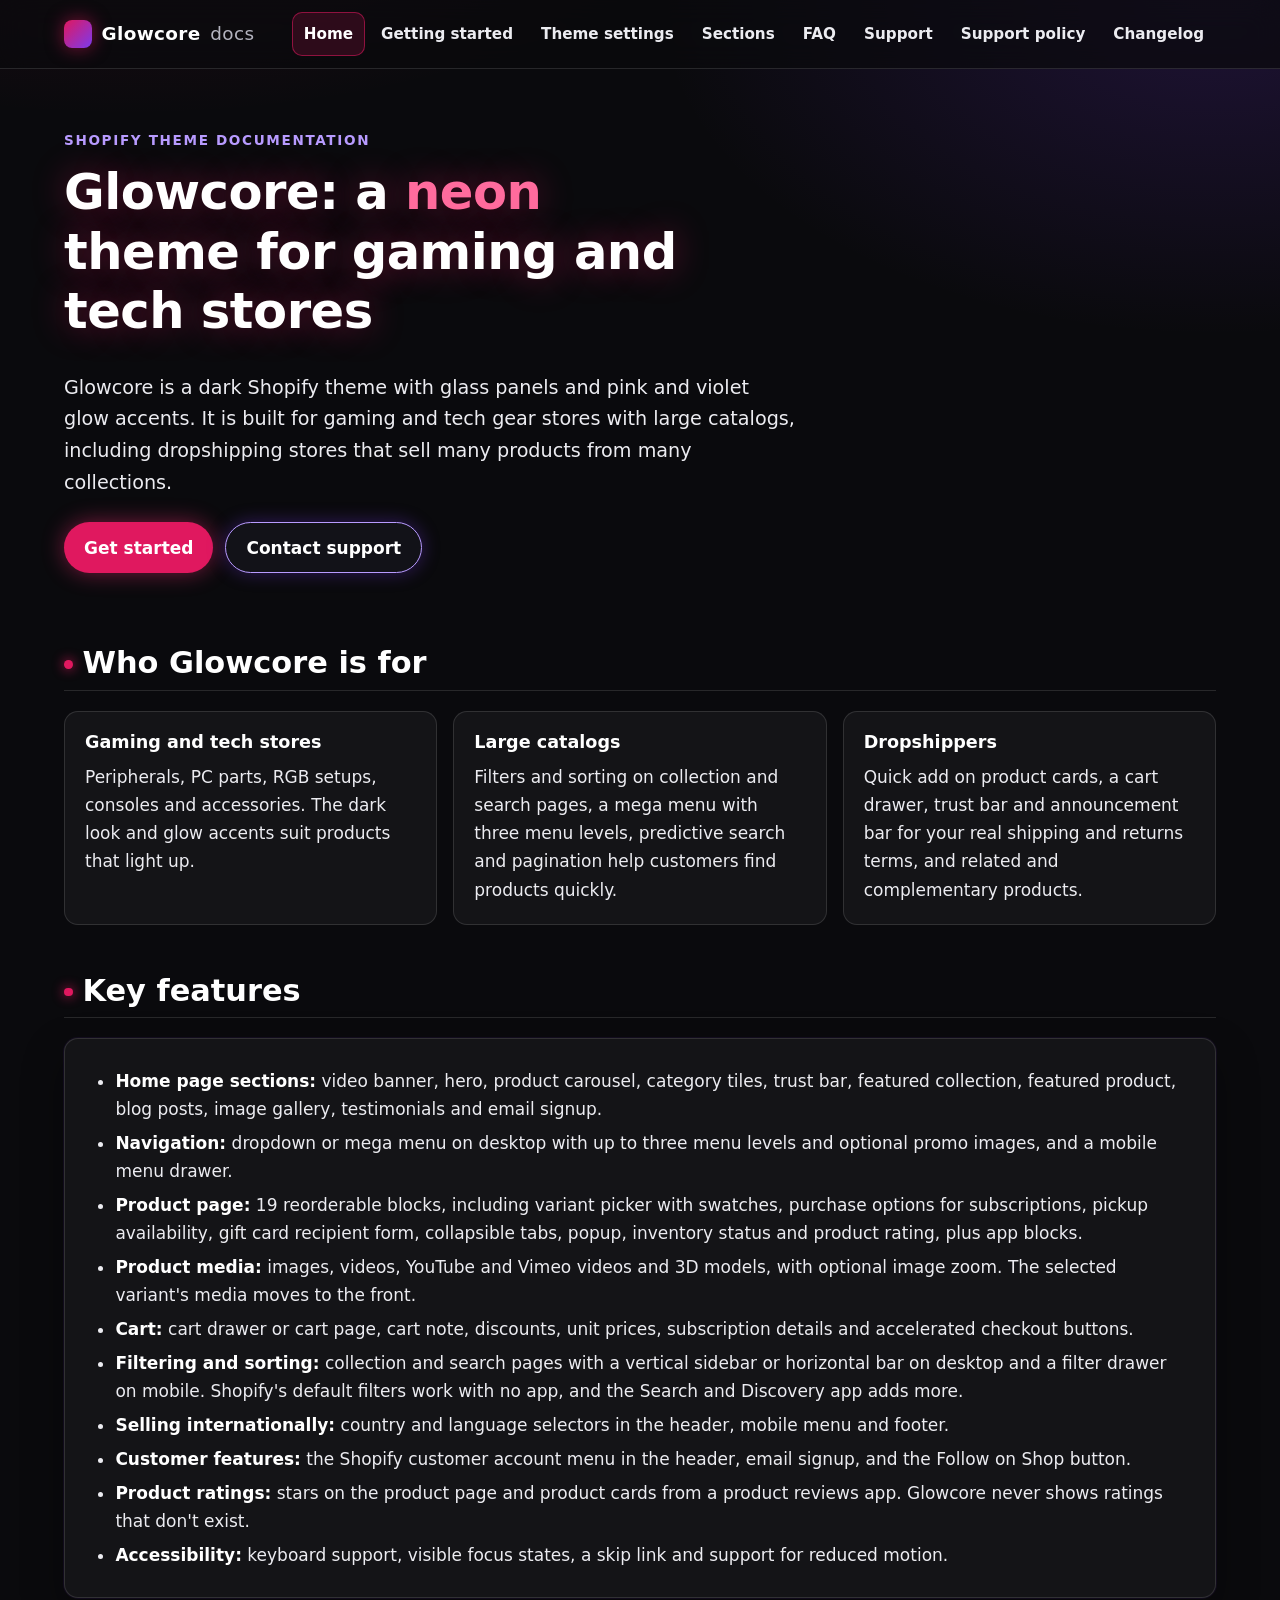
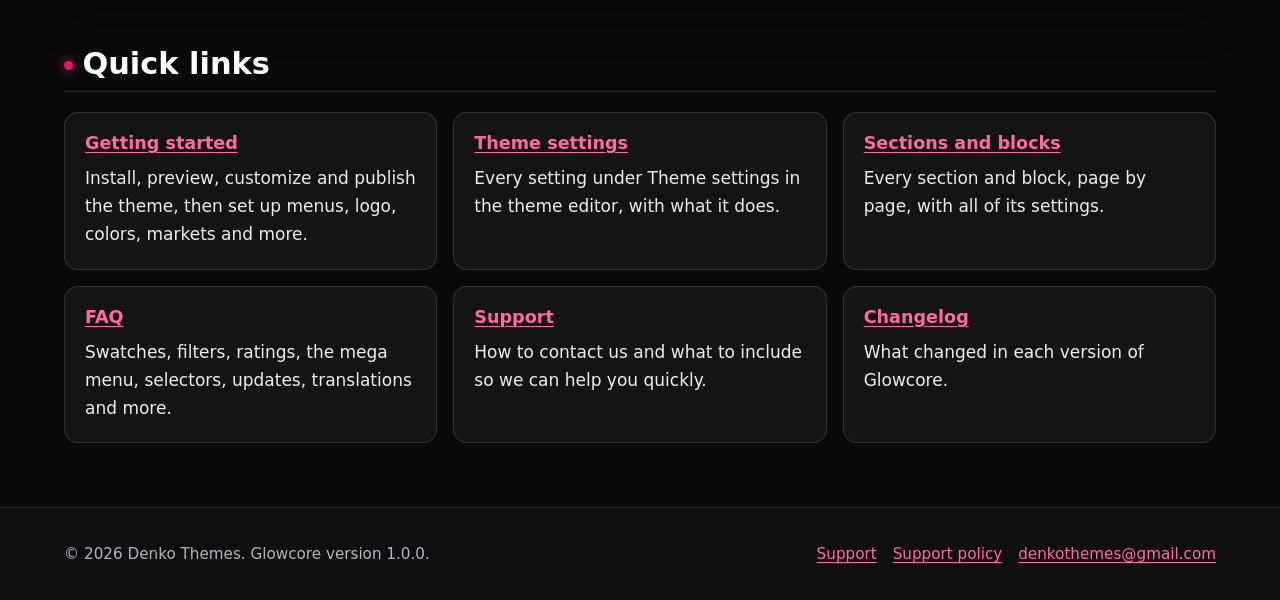
<file: index.html>
<!doctype html>
<html lang="en">
  <head>
    <meta charset="utf-8">
    <meta name="viewport" content="width=device-width, initial-scale=1">
    <title>Glowcore theme documentation</title>
    <meta name="description" content="Documentation for Glowcore, a Shopify theme for neon gaming and tech stores with large catalogs, by Denko Themes.">
    <meta name="theme-color" content="#0a0a0d">
    <link rel="icon" href="assets/favicon.svg" type="image/svg+xml">
    <link rel="stylesheet" href="assets/style.css">
    <script src="assets/site.js"></script>
  </head>
  <body>
    <a class="skip-link" href="#main">Skip to content</a>
    <header class="site-header">
      <div class="container site-header__inner">
        <a class="brand" href="index.html"><span class="brand__mark" aria-hidden="true"></span>Glowcore <span class="brand__docs">docs</span></a>
        <button class="nav-toggle" type="button" aria-expanded="false" aria-controls="site-nav">Menu</button>
        <nav class="site-nav" id="site-nav" aria-label="Main">
          <ul>
          <li><a href="index.html" aria-current="page">Home</a></li>
          <li><a href="getting-started.html">Getting started</a></li>
          <li><a href="theme-settings.html">Theme settings</a></li>
          <li><a href="sections.html">Sections</a></li>
          <li><a href="faq.html">FAQ</a></li>
          <li><a href="support.html">Support</a></li>
          <li><a href="support-policy.html">Support policy</a></li>
          <li><a href="changelog.html">Changelog</a></li>
          </ul>
        </nav>
      </div>
    </header>
    <main id="main" tabindex="-1">
      <div class="container">
      <section class="hero" aria-labelledby="page-title">
        <span class="eyebrow">Shopify theme documentation</span>
        <h1 id="page-title">Glowcore: a <span>neon</span> theme for gaming and tech stores</h1>
        <p class="lead">Glowcore is a dark Shopify theme with glass panels and pink and violet glow accents. It is built for gaming and tech gear stores with large catalogs, including dropshipping stores that sell many products from many collections.</p>
        <div class="actions">
          <a class="button" href="getting-started.html">Get started</a>
          <a class="button button--secondary" href="support.html">Contact support</a>
        </div>
      </section>

      <section class="doc-section" aria-labelledby="who">
        <h2 id="who">Who Glowcore is for</h2>
        <ul class="grid grid--3">
          <li class="card">
            <h3>Gaming and tech stores</h3>
            <p>Peripherals, PC parts, RGB setups, consoles and accessories. The dark look and glow accents suit products that light up.</p>
          </li>
          <li class="card">
            <h3>Large catalogs</h3>
            <p>Filters and sorting on collection and search pages, a mega menu with three menu levels, predictive search and pagination help customers find products quickly.</p>
          </li>
          <li class="card">
            <h3>Dropshippers</h3>
            <p>Quick add on product cards, a cart drawer, trust bar and announcement bar for your real shipping and returns terms, and related and complementary products.</p>
          </li>
        </ul>
      </section>

      <section class="doc-section" aria-labelledby="features">
        <h2 id="features">Key features</h2>
        <div class="panel">
          <ul>
            <li><strong>Home page sections:</strong> video banner, hero, product carousel, category tiles, trust bar, featured collection, featured product, blog posts, image gallery, testimonials and email signup.</li>
            <li><strong>Navigation:</strong> dropdown or mega menu on desktop with up to three menu levels and optional promo images, and a mobile menu drawer.</li>
            <li><strong>Product page:</strong> 19 reorderable blocks, including variant picker with swatches, purchase options for subscriptions, pickup availability, gift card recipient form, collapsible tabs, popup, inventory status and product rating, plus app blocks.</li>
            <li><strong>Product media:</strong> images, videos, YouTube and Vimeo videos and 3D models, with optional image zoom. The selected variant's media moves to the front.</li>
            <li><strong>Cart:</strong> cart drawer or cart page, cart note, discounts, unit prices, subscription details and accelerated checkout buttons.</li>
            <li><strong>Filtering and sorting:</strong> collection and search pages with a vertical sidebar or horizontal bar on desktop and a filter drawer on mobile. Shopify's default filters work with no app, and the Search and Discovery app adds more.</li>
            <li><strong>Selling internationally:</strong> country and language selectors in the header, mobile menu and footer.</li>
            <li><strong>Customer features:</strong> the Shopify customer account menu in the header, email signup, and the Follow on Shop button.</li>
            <li><strong>Product ratings:</strong> stars on the product page and product cards from a product reviews app. Glowcore never shows ratings that don't exist.</li>
            <li><strong>Accessibility:</strong> keyboard support, visible focus states, a skip link and support for reduced motion.</li>
          </ul>
        </div>
      </section>

      <section class="doc-section" aria-labelledby="quick-links">
        <h2 id="quick-links">Quick links</h2>
        <ul class="grid grid--3">
          <li class="card card--link">
            <h3><a href="getting-started.html">Getting started</a></h3>
            <p>Install, preview, customize and publish the theme, then set up menus, logo, colors, markets and more.</p>
          </li>
          <li class="card card--link">
            <h3><a href="theme-settings.html">Theme settings</a></h3>
            <p>Every setting under Theme settings in the theme editor, with what it does.</p>
          </li>
          <li class="card card--link">
            <h3><a href="sections.html">Sections and blocks</a></h3>
            <p>Every section and block, page by page, with all of its settings.</p>
          </li>
          <li class="card card--link">
            <h3><a href="faq.html">FAQ</a></h3>
            <p>Swatches, filters, ratings, the mega menu, selectors, updates, translations and more.</p>
          </li>
          <li class="card card--link">
            <h3><a href="support.html">Support</a></h3>
            <p>How to contact us and what to include so we can help you quickly.</p>
          </li>
          <li class="card card--link">
            <h3><a href="changelog.html">Changelog</a></h3>
            <p>What changed in each version of Glowcore.</p>
          </li>
        </ul>
      </section>
      </div>
    </main>
    <footer class="site-footer">
      <div class="container site-footer__inner">
        <p>&copy; 2026 Denko Themes. Glowcore version 1.0.0.</p>
        <nav aria-label="Footer">
          <ul>
            <li><a href="support.html">Support</a></li>
            <li><a href="support-policy.html">Support policy</a></li>
            <li><a href="mailto:denkothemes@gmail.com">denkothemes@gmail.com</a></li>
          </ul>
        </nav>
      </div>
    </footer>
  </body>
</html>
</file>
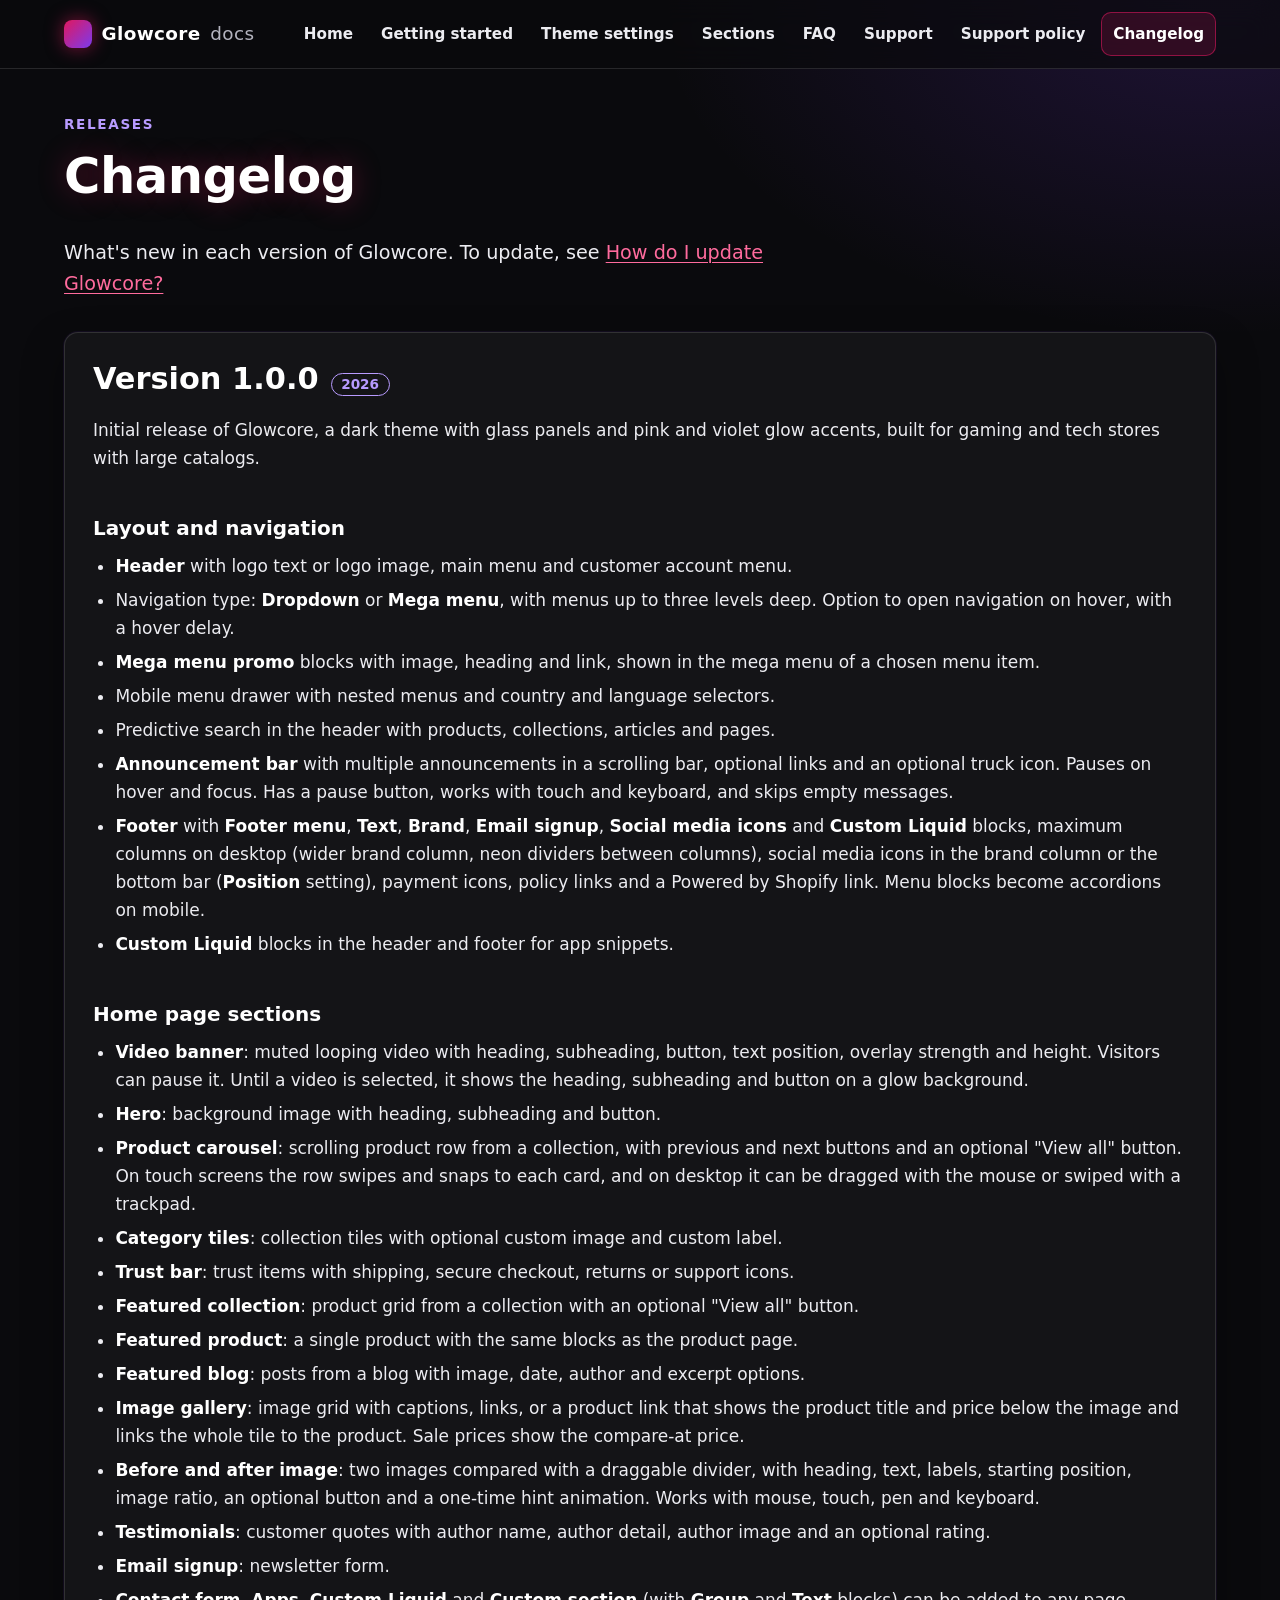
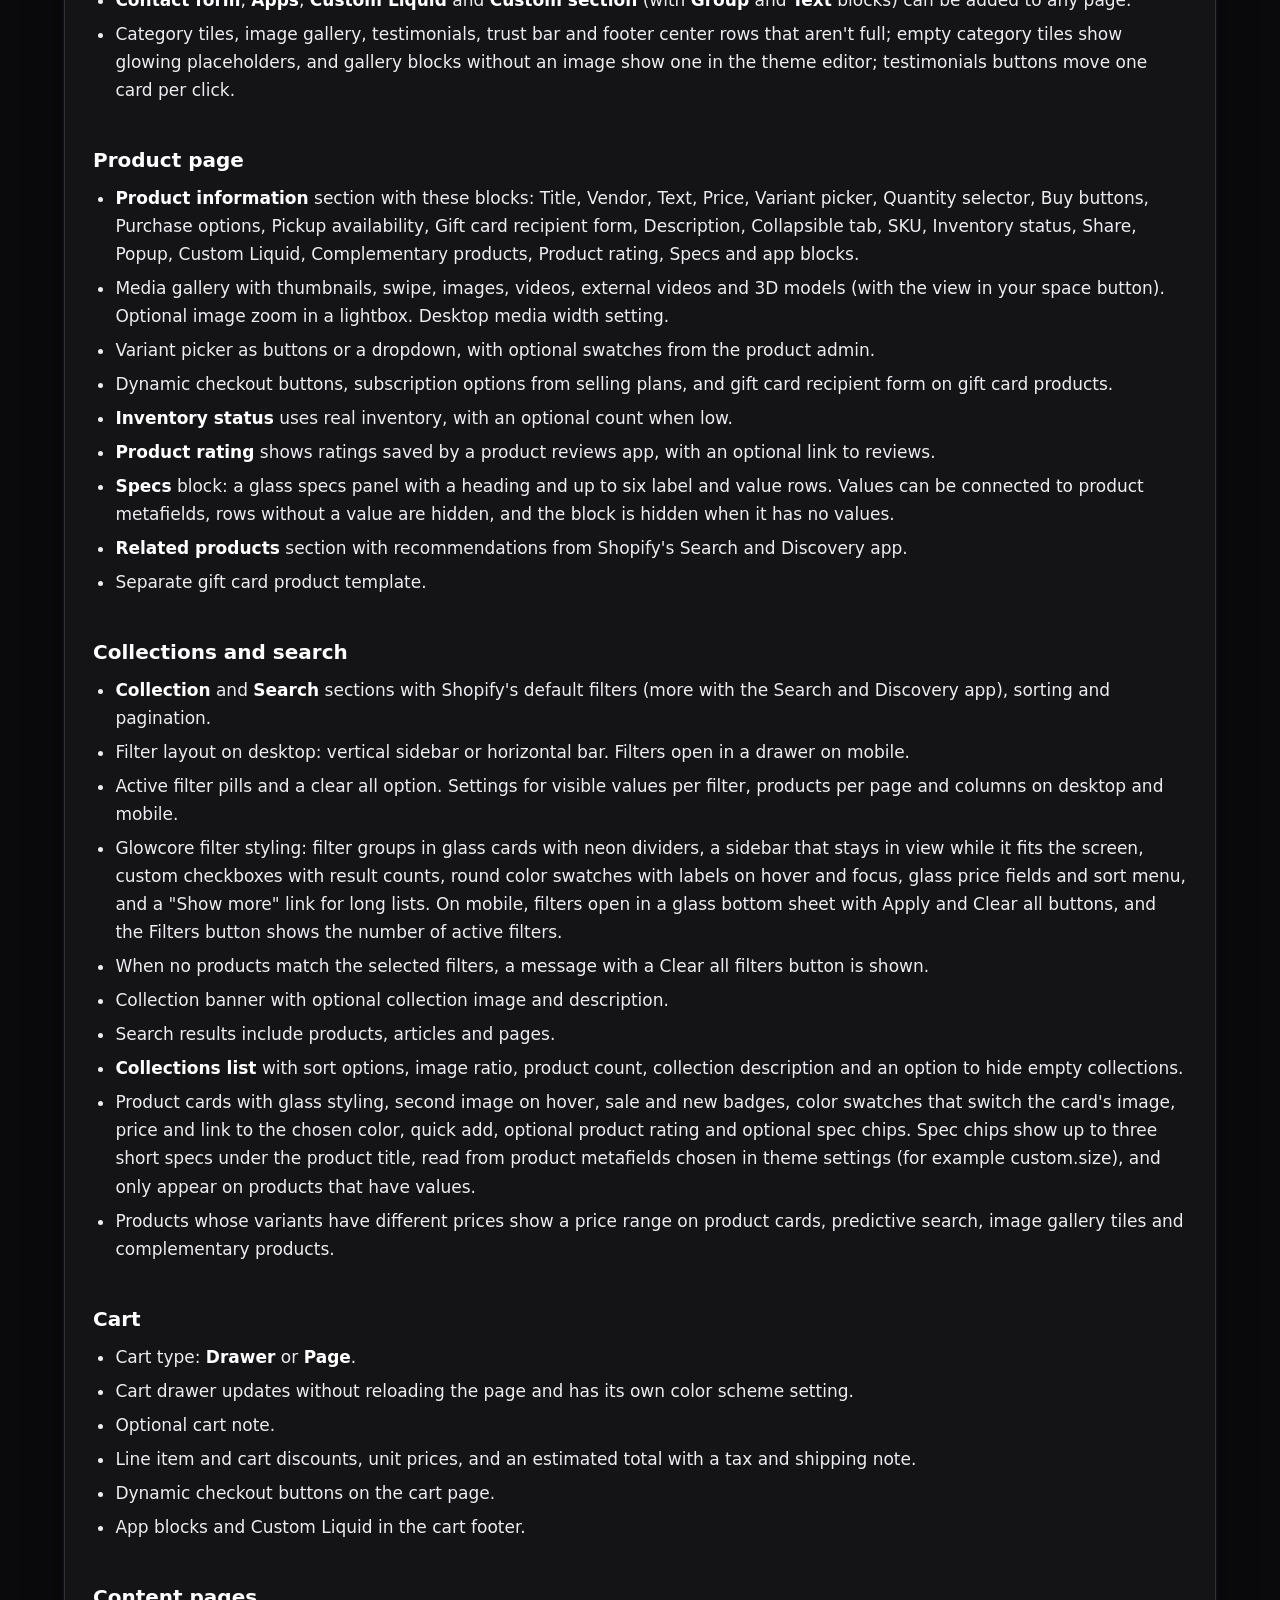
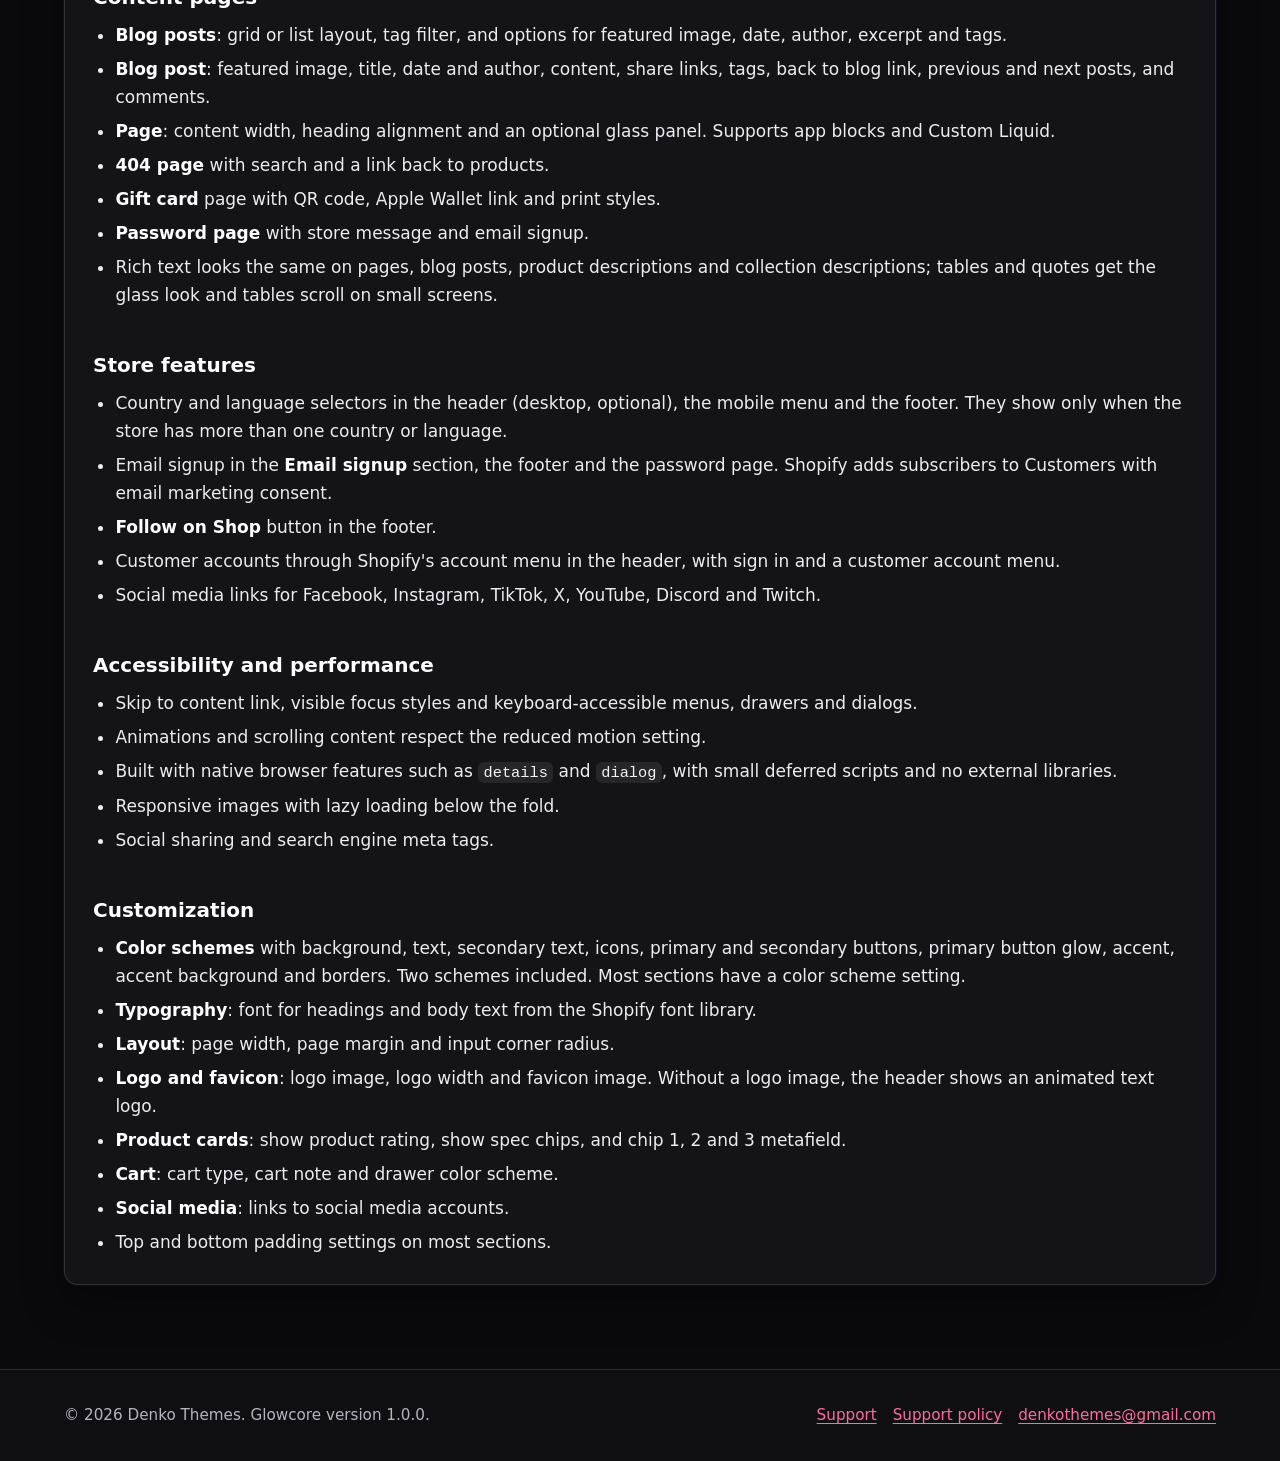
<file: changelog.html>
<!doctype html>
<html lang="en">
  <head>
    <meta charset="utf-8">
    <meta name="viewport" content="width=device-width, initial-scale=1">
    <title>Changelog | Glowcore theme docs</title>
    <meta name="description" content="Release notes for every version of the Glowcore Shopify theme.">
    <meta name="theme-color" content="#0a0a0d">
    <link rel="icon" href="assets/favicon.svg" type="image/svg+xml">
    <link rel="stylesheet" href="assets/style.css">
    <script src="assets/site.js"></script>
  </head>
  <body>
    <a class="skip-link" href="#main">Skip to content</a>
    <header class="site-header">
      <div class="container site-header__inner">
        <a class="brand" href="index.html"><span class="brand__mark" aria-hidden="true"></span>Glowcore <span class="brand__docs">docs</span></a>
        <button class="nav-toggle" type="button" aria-expanded="false" aria-controls="site-nav">Menu</button>
        <nav class="site-nav" id="site-nav" aria-label="Main">
          <ul>
          <li><a href="index.html">Home</a></li>
          <li><a href="getting-started.html">Getting started</a></li>
          <li><a href="theme-settings.html">Theme settings</a></li>
          <li><a href="sections.html">Sections</a></li>
          <li><a href="faq.html">FAQ</a></li>
          <li><a href="support.html">Support</a></li>
          <li><a href="support-policy.html">Support policy</a></li>
          <li><a href="changelog.html" aria-current="page">Changelog</a></li>
          </ul>
        </nav>
      </div>
    </header>
    <main id="main" tabindex="-1">
      <div class="container">
      <div class="page-intro">
        <span class="eyebrow">Releases</span>
        <h1>Changelog</h1>
        <p class="lead">What's new in each version of Glowcore. To update, see <a href="faq.html#updates">How do I update Glowcore?</a></p>
      </div>

      <article class="panel release" aria-labelledby="v1-0-0">
        <h2 id="v1-0-0">Version 1.0.0 <span class="tag">2026</span></h2>
        <p>Initial release of Glowcore, a dark theme with glass panels and pink and violet glow accents, built for gaming and tech stores with large catalogs.</p>
        <h3 id="v1-0-0-layout-and-navigation">Layout and navigation</h3>
        <ul>
          <li><strong>Header</strong> with logo text or logo image, main menu and customer account menu.</li>
          <li>Navigation type: <strong>Dropdown</strong> or <strong>Mega menu</strong>, with menus up to three levels deep. Option to open navigation on hover, with a hover delay.</li>
          <li><strong>Mega menu promo</strong> blocks with image, heading and link, shown in the mega menu of a chosen menu item.</li>
          <li>Mobile menu drawer with nested menus and country and language selectors.</li>
          <li>Predictive search in the header with products, collections, articles and pages.</li>
          <li><strong>Announcement bar</strong> with multiple announcements in a scrolling bar, optional links and an optional truck icon. Pauses on hover and focus. Has a pause button, works with touch and keyboard, and skips empty messages.</li>
          <li><strong>Footer</strong> with <strong>Footer menu</strong>, <strong>Text</strong>, <strong>Brand</strong>, <strong>Email signup</strong>, <strong>Social media icons</strong> and <strong>Custom Liquid</strong> blocks, maximum columns on desktop (wider brand column, neon dividers between columns), social media icons in the brand column or the bottom bar (<strong>Position</strong> setting), payment icons, policy links and a Powered by Shopify link. Menu blocks become accordions on mobile.</li>
          <li><strong>Custom Liquid</strong> blocks in the header and footer for app snippets.</li>
        </ul>
        <h3 id="v1-0-0-home-page-sections">Home page sections</h3>
        <ul>
          <li><strong>Video banner</strong>: muted looping video with heading, subheading, button, text position, overlay strength and height. Visitors can pause it. Until a video is selected, it shows the heading, subheading and button on a glow background.</li>
          <li><strong>Hero</strong>: background image with heading, subheading and button.</li>
          <li><strong>Product carousel</strong>: scrolling product row from a collection, with previous and next buttons and an optional "View all" button. On touch screens the row swipes and snaps to each card, and on desktop it can be dragged with the mouse or swiped with a trackpad.</li>
          <li><strong>Category tiles</strong>: collection tiles with optional custom image and custom label.</li>
          <li><strong>Trust bar</strong>: trust items with shipping, secure checkout, returns or support icons.</li>
          <li><strong>Featured collection</strong>: product grid from a collection with an optional "View all" button.</li>
          <li><strong>Featured product</strong>: a single product with the same blocks as the product page.</li>
          <li><strong>Featured blog</strong>: posts from a blog with image, date, author and excerpt options.</li>
          <li><strong>Image gallery</strong>: image grid with captions, links, or a product link that shows the product title and price below the image and links the whole tile to the product. Sale prices show the compare-at price.</li>
          <li><strong>Before and after image</strong>: two images compared with a draggable divider, with heading, text, labels, starting position, image ratio, an optional button and a one-time hint animation. Works with mouse, touch, pen and keyboard.</li>
          <li><strong>Testimonials</strong>: customer quotes with author name, author detail, author image and an optional rating.</li>
          <li><strong>Email signup</strong>: newsletter form.</li>
          <li><strong>Contact form</strong>, <strong>Apps</strong>, <strong>Custom Liquid</strong> and <strong>Custom section</strong> (with <strong>Group</strong> and <strong>Text</strong> blocks) can be added to any page.</li>
          <li>Category tiles, image gallery, testimonials, trust bar and footer center rows that aren't full; empty category tiles show glowing placeholders, and gallery blocks without an image show one in the theme editor; testimonials buttons move one card per click.</li>
        </ul>
        <h3 id="v1-0-0-product-page">Product page</h3>
        <ul>
          <li><strong>Product information</strong> section with these blocks: Title, Vendor, Text, Price, Variant picker, Quantity selector, Buy buttons, Purchase options, Pickup availability, Gift card recipient form, Description, Collapsible tab, SKU, Inventory status, Share, Popup, Custom Liquid, Complementary products, Product rating, Specs and app blocks.</li>
          <li>Media gallery with thumbnails, swipe, images, videos, external videos and 3D models (with the view in your space button). Optional image zoom in a lightbox. Desktop media width setting.</li>
          <li>Variant picker as buttons or a dropdown, with optional swatches from the product admin.</li>
          <li>Dynamic checkout buttons, subscription options from selling plans, and gift card recipient form on gift card products.</li>
          <li><strong>Inventory status</strong> uses real inventory, with an optional count when low.</li>
          <li><strong>Product rating</strong> shows ratings saved by a product reviews app, with an optional link to reviews.</li>
          <li><strong>Specs</strong> block: a glass specs panel with a heading and up to six label and value rows. Values can be connected to product metafields, rows without a value are hidden, and the block is hidden when it has no values.</li>
          <li><strong>Related products</strong> section with recommendations from Shopify's Search and Discovery app.</li>
          <li>Separate gift card product template.</li>
        </ul>
        <h3 id="v1-0-0-collections-and-search">Collections and search</h3>
        <ul>
          <li><strong>Collection</strong> and <strong>Search</strong> sections with Shopify's default filters (more with the Search and Discovery app), sorting and pagination.</li>
          <li>Filter layout on desktop: vertical sidebar or horizontal bar. Filters open in a drawer on mobile.</li>
          <li>Active filter pills and a clear all option. Settings for visible values per filter, products per page and columns on desktop and mobile.</li>
          <li>Glowcore filter styling: filter groups in glass cards with neon dividers, a sidebar that stays in view while it fits the screen, custom checkboxes with result counts, round color swatches with labels on hover and focus, glass price fields and sort menu, and a "Show more" link for long lists. On mobile, filters open in a glass bottom sheet with Apply and Clear all buttons, and the Filters button shows the number of active filters.</li>
          <li>When no products match the selected filters, a message with a Clear all filters button is shown.</li>
          <li>Collection banner with optional collection image and description.</li>
          <li>Search results include products, articles and pages.</li>
          <li><strong>Collections list</strong> with sort options, image ratio, product count, collection description and an option to hide empty collections.</li>
          <li>Product cards with glass styling, second image on hover, sale and new badges, color swatches that switch the card's image, price and link to the chosen color, quick add, optional product rating and optional spec chips. Spec chips show up to three short specs under the product title, read from product metafields chosen in theme settings (for example custom.size), and only appear on products that have values.</li>
          <li>Products whose variants have different prices show a price range on product cards, predictive search, image gallery tiles and complementary products.</li>
        </ul>
        <h3 id="v1-0-0-cart">Cart</h3>
        <ul>
          <li>Cart type: <strong>Drawer</strong> or <strong>Page</strong>.</li>
          <li>Cart drawer updates without reloading the page and has its own color scheme setting.</li>
          <li>Optional cart note.</li>
          <li>Line item and cart discounts, unit prices, and an estimated total with a tax and shipping note.</li>
          <li>Dynamic checkout buttons on the cart page.</li>
          <li>App blocks and Custom Liquid in the cart footer.</li>
        </ul>
        <h3 id="v1-0-0-content-pages">Content pages</h3>
        <ul>
          <li><strong>Blog posts</strong>: grid or list layout, tag filter, and options for featured image, date, author, excerpt and tags.</li>
          <li><strong>Blog post</strong>: featured image, title, date and author, content, share links, tags, back to blog link, previous and next posts, and comments.</li>
          <li><strong>Page</strong>: content width, heading alignment and an optional glass panel. Supports app blocks and Custom Liquid.</li>
          <li><strong>404 page</strong> with search and a link back to products.</li>
          <li><strong>Gift card</strong> page with QR code, Apple Wallet link and print styles.</li>
          <li><strong>Password page</strong> with store message and email signup.</li>
          <li>Rich text looks the same on pages, blog posts, product descriptions and collection descriptions; tables and quotes get the glass look and tables scroll on small screens.</li>
        </ul>
        <h3 id="v1-0-0-store-features">Store features</h3>
        <ul>
          <li>Country and language selectors in the header (desktop, optional), the mobile menu and the footer. They show only when the store has more than one country or language.</li>
          <li>Email signup in the <strong>Email signup</strong> section, the footer and the password page. Shopify adds subscribers to Customers with email marketing consent.</li>
          <li><strong>Follow on Shop</strong> button in the footer.</li>
          <li>Customer accounts through Shopify's account menu in the header, with sign in and a customer account menu.</li>
          <li>Social media links for Facebook, Instagram, TikTok, X, YouTube, Discord and Twitch.</li>
        </ul>
        <h3 id="v1-0-0-accessibility-and-performance">Accessibility and performance</h3>
        <ul>
          <li>Skip to content link, visible focus styles and keyboard-accessible menus, drawers and dialogs.</li>
          <li>Animations and scrolling content respect the reduced motion setting.</li>
          <li>Built with native browser features such as <code>details</code> and <code>dialog</code>, with small deferred scripts and no external libraries.</li>
          <li>Responsive images with lazy loading below the fold.</li>
          <li>Social sharing and search engine meta tags.</li>
        </ul>
        <h3 id="v1-0-0-customization">Customization</h3>
        <ul>
          <li><strong>Color schemes</strong> with background, text, secondary text, icons, primary and secondary buttons, primary button glow, accent, accent background and borders. Two schemes included. Most sections have a color scheme setting.</li>
          <li><strong>Typography</strong>: font for headings and body text from the Shopify font library.</li>
          <li><strong>Layout</strong>: page width, page margin and input corner radius.</li>
          <li><strong>Logo and favicon</strong>: logo image, logo width and favicon image. Without a logo image, the header shows an animated text logo.</li>
          <li><strong>Product cards</strong>: show product rating, show spec chips, and chip 1, 2 and 3 metafield.</li>
          <li><strong>Cart</strong>: cart type, cart note and drawer color scheme.</li>
          <li><strong>Social media</strong>: links to social media accounts.</li>
          <li>Top and bottom padding settings on most sections.</li>
        </ul>
      </article>
      </div>
    </main>
    <footer class="site-footer">
      <div class="container site-footer__inner">
        <p>&copy; 2026 Denko Themes. Glowcore version 1.0.0.</p>
        <nav aria-label="Footer">
          <ul>
            <li><a href="support.html">Support</a></li>
            <li><a href="support-policy.html">Support policy</a></li>
            <li><a href="mailto:denkothemes@gmail.com">denkothemes@gmail.com</a></li>
          </ul>
        </nav>
      </div>
    </footer>
  </body>
</html>
</file>
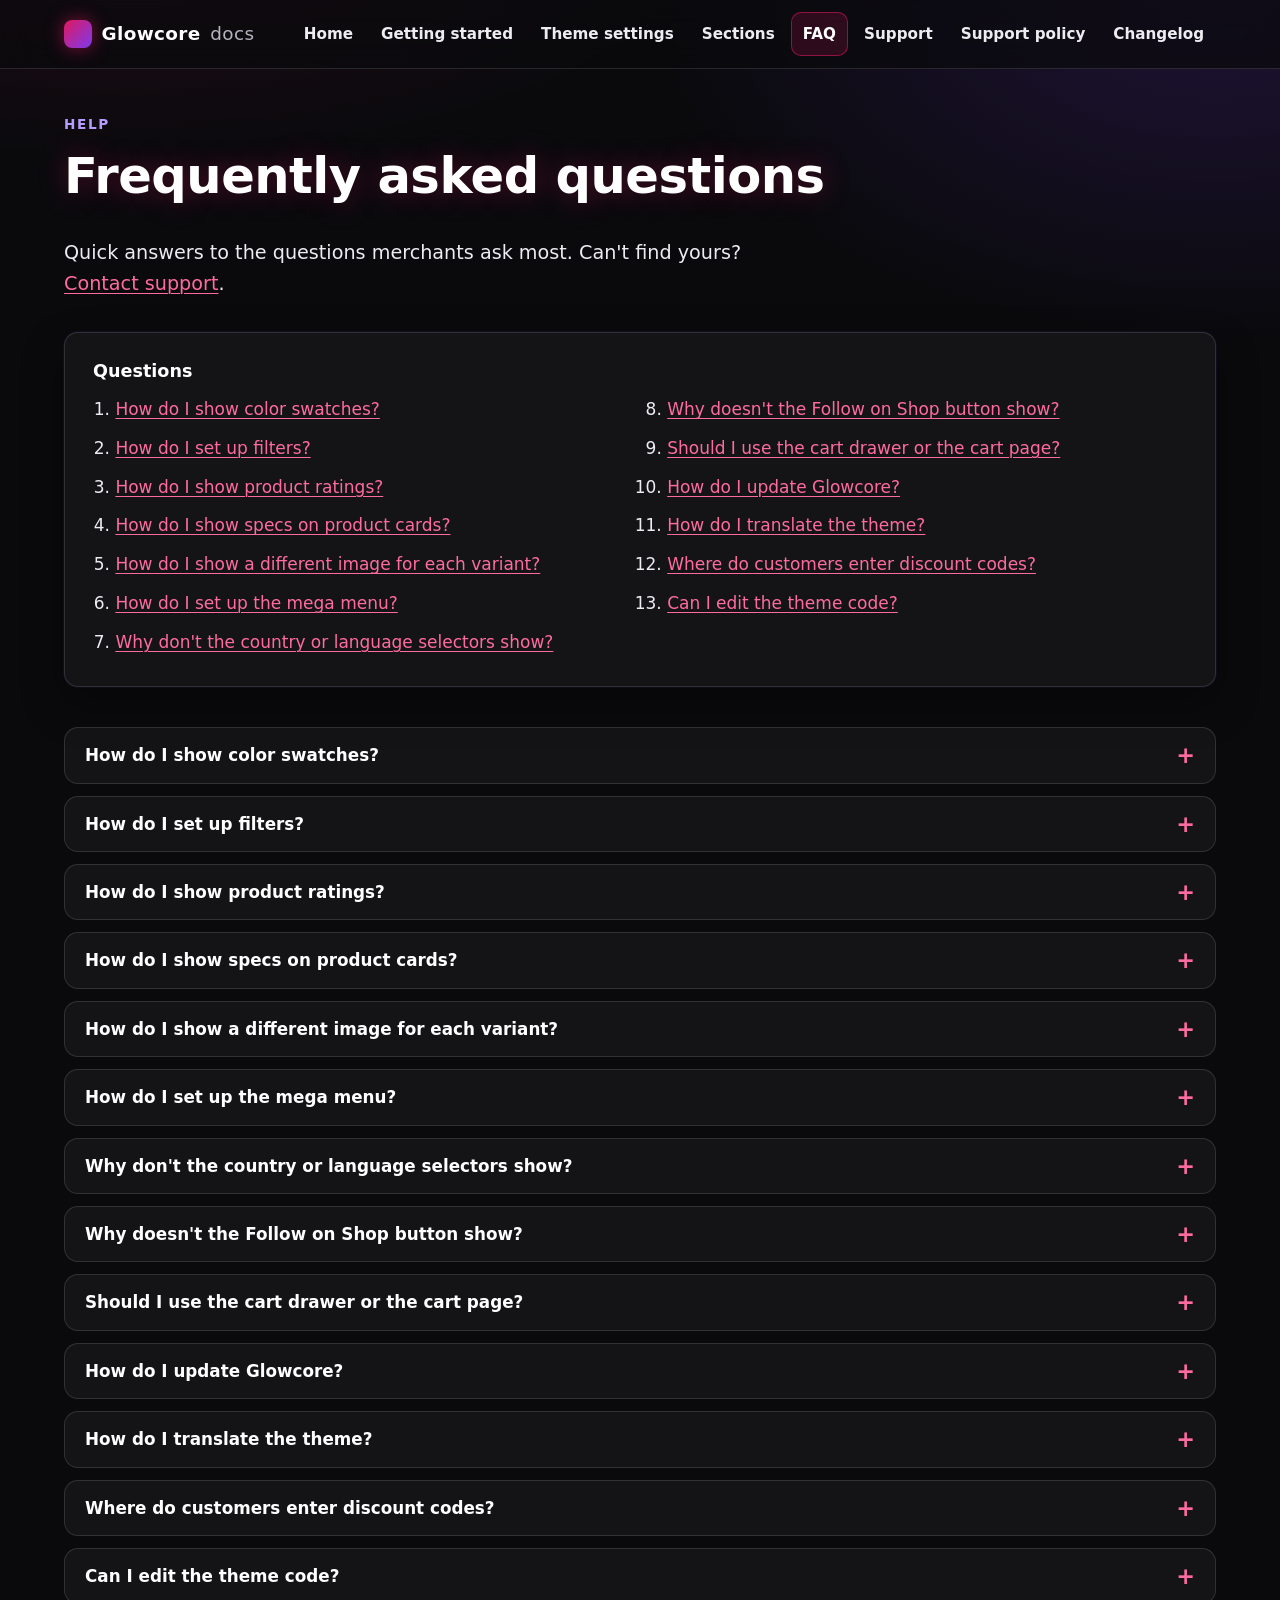
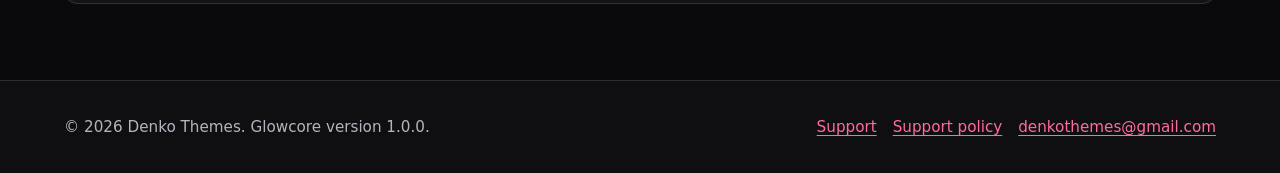
<file: faq.html>
<!doctype html>
<html lang="en">
  <head>
    <meta charset="utf-8">
    <meta name="viewport" content="width=device-width, initial-scale=1">
    <title>FAQ | Glowcore theme docs</title>
    <meta name="description" content="Answers to common Glowcore questions: color swatches, filters, product ratings, variant images, the mega menu, country and language selectors, Follow on Shop, cart drawer or cart page, theme updates and translations.">
    <meta name="theme-color" content="#0a0a0d">
    <link rel="icon" href="assets/favicon.svg" type="image/svg+xml">
    <link rel="stylesheet" href="assets/style.css">
    <script src="assets/site.js"></script>
  </head>
  <body>
    <a class="skip-link" href="#main">Skip to content</a>
    <header class="site-header">
      <div class="container site-header__inner">
        <a class="brand" href="index.html"><span class="brand__mark" aria-hidden="true"></span>Glowcore <span class="brand__docs">docs</span></a>
        <button class="nav-toggle" type="button" aria-expanded="false" aria-controls="site-nav">Menu</button>
        <nav class="site-nav" id="site-nav" aria-label="Main">
          <ul>
          <li><a href="index.html">Home</a></li>
          <li><a href="getting-started.html">Getting started</a></li>
          <li><a href="theme-settings.html">Theme settings</a></li>
          <li><a href="sections.html">Sections</a></li>
          <li><a href="faq.html" aria-current="page">FAQ</a></li>
          <li><a href="support.html">Support</a></li>
          <li><a href="support-policy.html">Support policy</a></li>
          <li><a href="changelog.html">Changelog</a></li>
          </ul>
        </nav>
      </div>
    </header>
    <main id="main" tabindex="-1">
      <div class="container">
      <div class="page-intro">
        <span class="eyebrow">Help</span>
        <h1>Frequently asked questions</h1>
        <p class="lead">Quick answers to the questions merchants ask most. Can't find yours? <a href="support.html">Contact support</a>.</p>
      </div>

      <nav class="panel toc" aria-labelledby="toc-heading">
        <h2 id="toc-heading">Questions</h2>
        <ol>
          <li><a href="#swatches">How do I show color swatches?</a></li>
          <li><a href="#filters">How do I set up filters?</a></li>
          <li><a href="#ratings">How do I show product ratings?</a></li>
          <li><a href="#spec-chips">How do I show specs on product cards?</a></li>
          <li><a href="#variant-images">How do I show a different image for each variant?</a></li>
          <li><a href="#mega-menu">How do I set up the mega menu?</a></li>
          <li><a href="#selectors">Why don't the country or language selectors show?</a></li>
          <li><a href="#follow-on-shop">Why doesn't the Follow on Shop button show?</a></li>
          <li><a href="#cart-type">Should I use the cart drawer or the cart page?</a></li>
          <li><a href="#updates">How do I update Glowcore?</a></li>
          <li><a href="#translations">How do I translate the theme?</a></li>
          <li><a href="#discount-codes">Where do customers enter discount codes?</a></li>
          <li><a href="#code-edits">Can I edit the theme code?</a></li>
        </ol>
      </nav>

      <div class="faq">
        <details id="swatches">
          <summary><h3>How do I show color swatches?</h3></summary>
          <div class="answer">
            <p>Swatches in the variant picker come from Shopify's color swatches. Connect your Color option to the Color category metafield:</p>
            <ol>
              <li>Open the product in your Shopify admin and choose a <strong>Category</strong> that has a Color attribute, for example a product category for keyboards or headsets.</li>
              <li>Under <strong>Variants</strong>, edit the <strong>Color</strong> option and connect it to the <strong>Color</strong> metafield.</li>
              <li>Pick the color entries for each value. You can set a color or an image for each entry in <strong>Content &gt; Metaobjects</strong>.</li>
              <li>In the theme editor, make sure <strong>Show swatches</strong> is on in the product page's <strong>Variant picker</strong> block.</li>
            </ol>
            <p>Options that aren't connected to a metafield show as plain buttons or a dropdown, depending on the block's <strong>Style</strong>. Product cards show up to five color swatches for the first option that has swatches. Choosing a swatch changes that card's image, price, sale badge and product links to that color.</p>
          </div>
        </details>

        <details id="filters">
          <summary><h3>How do I set up filters?</h3></summary>
          <div class="answer">
            <p>Shopify shows Availability and Price filters on collection and search pages by default, with no app needed. To add, remove or reorder filters, such as product type, vendor, color, size and more, use Shopify's free <a href="https://apps.shopify.com/search-and-discovery">Search and Discovery app</a>:</p>
            <ol>
              <li>Install the Search and Discovery app.</li>
              <li>Open the app, go to <strong>Filters</strong> and add, remove or reorder the filters you want.</li>
              <li>In the theme editor, make sure <strong>Show filters</strong> is on in the Collection and Search sections, and choose a <strong>Filter layout on desktop</strong>.</li>
            </ol>
            <p>Filters based on the Color metafield show as color swatches. This needs a Color filter added in the Search and Discovery app.</p>
          </div>
        </details>

        <details id="ratings">
          <summary><h3>How do I show product ratings?</h3></summary>
          <div class="answer">
            <p>Glowcore shows stars only when a product has a real rating. Ratings must come from a product reviews app that writes Shopify's standard product metafields <code>reviews.rating</code> and <code>reviews.rating_count</code>. Check your reviews app's documentation to see if it does.</p>
            <ol>
              <li>Install a product reviews app and turn on its option to sync ratings to Shopify metafields, if it has one.</li>
              <li>On the product page, add the <strong>Product rating</strong> block to <strong>Product information</strong>.</li>
              <li>To show stars on product cards, turn on <strong>Show product rating</strong> in <strong>Theme settings &gt; Product cards</strong>.</li>
              <li>Optional: turn on <strong>Link to reviews</strong> in the Product rating block. It links to the element with the ID <code>reviews</code>, for example your reviews app's block.</li>
            </ol>
            <p>Products without a rating show no stars. Glowcore never shows placeholder or sample ratings.</p>
          </div>
        </details>

        <details id="spec-chips">
          <summary><h3>How do I show specs on product cards?</h3></summary>
          <div class="answer">
            <p>Spec chips show up to three short specs, such as "16 GB" or "Wireless", under the product title on product cards. They come from product metafields, so no app is needed.</p>
            <ol>
              <li>In your Shopify admin, go to <strong>Settings &gt; Metafields and metaobjects &gt; Products</strong> and open a metafield definition, or add one (for example a single line text field named Size). Definitions for all products are on the <strong>Assigned to all products</strong> tab, and definitions from your product categories are on the <strong>Assigned to categories</strong> tab. The key is shown as namespace.key, for example <code>custom.size</code>.</li>
              <li>Fill in the metafield on your products.</li>
              <li>In the theme editor, open <strong>Theme settings &gt; Product cards</strong>, make sure <strong>Show spec chips</strong> is on, and enter the key in <strong>Chip 1 metafield</strong>. Use <strong>Chip 2 metafield</strong> and <strong>Chip 3 metafield</strong> for more specs.</li>
            </ol>
            <p>Text, number, measurement and list metafields work. Custom single line text metafields (for example <code>custom.connection</code>) work as well as standard category metafields. For a metaobject, the chip shows the entry's label field (or its name or title field). For lists, the first entry is shown on the chip, and hovering the chip shows up to three entries. Products without a value show no chip, and a card with no values shows no chips at all.</p>
            <p>For a full specs table on the product page, add the <strong>Specs</strong> block to <strong>Product information</strong> and connect each row value to a metafield with the dynamic source button.</p>
          </div>
        </details>

        <details id="variant-images">
          <summary><h3>How do I show a different image for each variant?</h3></summary>
          <div class="answer">
            <ol>
              <li>Open the product in your Shopify admin and upload all the images to the product's <strong>Media</strong>.</li>
              <li>Under <strong>Variants</strong>, click a variant, then click its image placeholder and choose the matching image.</li>
              <li>Repeat for each variant and save.</li>
            </ol>
            <p>When a customer picks a variant on the product page, its image moves to the front of the gallery. Product cards always show the product's first image, and cards for products with several variants also show small thumbnails of up to five variant images.</p>
          </div>
        </details>

        <details id="mega-menu">
          <summary><h3>How do I set up the mega menu?</h3></summary>
          <div class="answer">
            <ol>
              <li>In <strong>Content &gt; Menus</strong>, open your main menu and nest items to build up to three levels. Level 2 items become the columns, level 3 items are listed under them.</li>
              <li>In the theme editor, click <strong>Header</strong> and set <strong>Navigation type</strong> to <strong>Mega menu</strong>.</li>
              <li>Optional: add a <strong>Mega menu promo</strong> block. In <strong>Menu item</strong>, type the exact name of the top-level menu item, for example <em>Peripherals</em>, then add an image, heading and link.</li>
            </ol>
            <p>The mega menu shows on screens 1280px wide and up. On smaller screens, the same menu opens in the mobile menu drawer as expandable lists.</p>
          </div>
        </details>

        <details id="selectors">
          <summary><h3>Why don't the country or language selectors show?</h3></summary>
          <div class="answer">
            <p>Each selector only shows when there's more than one option to choose:</p>
            <ul>
              <li><strong>Country selector:</strong> needs more than one country or region in <strong>Settings &gt; Markets</strong>.</li>
              <li><strong>Language selector:</strong> needs more than one published language in <strong>Settings &gt; Languages</strong>.</li>
            </ul>
            <p>Then check the settings: <strong>Show country selector</strong> and <strong>Show language selector</strong> in the footer section, and <strong>Show country selector on desktop</strong> and <strong>Show language selector on desktop</strong> in the header section (off by default). The mobile menu always includes them.</p>
          </div>
        </details>

        <details id="follow-on-shop">
          <summary><h3>Why doesn't the Follow on Shop button show?</h3></summary>
          <div class="answer">
            <p>The button needs all of these:</p>
            <ul>
              <li>Shop Pay turned on in <strong>Settings &gt; Payments</strong>.</li>
              <li>The Shop channel installed on your store.</li>
              <li><strong>Show Follow on Shop button</strong> turned on in the footer section.</li>
            </ul>
            <p>Shopify decides when to output the button. When it doesn't, the footer leaves no empty space.</p>
          </div>
        </details>

        <details id="cart-type">
          <summary><h3>Should I use the cart drawer or the cart page?</h3></summary>
          <div class="answer">
            <p>Choose in <strong>Theme settings &gt; Cart &gt; Cart type</strong>.</p>
            <ul>
              <li><strong>Drawer</strong> (default): customers stay on the page after adding a product and can keep shopping. Good for large catalogs where customers add several products.</li>
              <li><strong>Page</strong>: customers go to the cart page after adding a product. Good if you want every customer to review the cart before checkout.</li>
            </ul>
            <p>Both show the same information, and the cart page is always available at <code>/cart</code>.</p>
          </div>
        </details>

        <details id="updates">
          <summary><h3>How do I update Glowcore?</h3></summary>
          <div class="answer">
            <p>When a new version is available, Shopify shows an update notice for Glowcore in <strong>Online Store &gt; Themes</strong>.</p>
            <ol>
              <li>Click the update notice and review what's new in the <a href="changelog.html">changelog</a>.</li>
              <li>Add the update. Shopify adds the new version to your theme library as an unpublished copy, with the settings and content you set in the theme editor.</li>
              <li>Preview the updated copy, check your pages, then publish it.</li>
            </ol>
            <p class="note note--warn">Changes you made to the theme code aren't carried over to the update. Keep a note of them, or a duplicate of your theme, before you update.</p>
          </div>
        </details>

        <details id="translations">
          <summary><h3>How do I translate the theme?</h3></summary>
          <div class="answer">
            <p>Glowcore's storefront text is in English.</p>
            <ul>
              <li><strong>To change the wording in English:</strong> go to <strong>Online Store &gt; Themes</strong>, click the <strong>…</strong> (actions) button next to Glowcore and choose <strong>Edit default theme content</strong>. Search for the text, for example "Add to cart", and change it.</li>
              <li><strong>To sell in other languages:</strong> add and publish the languages in <strong>Settings &gt; Languages</strong>, then translate the theme text and your content with a translation app, such as Shopify's Translate and Adapt app.</li>
            </ul>
          </div>
        </details>

        <details id="discount-codes">
          <summary><h3>Where do customers enter discount codes?</h3></summary>
          <div class="answer">
            <p>At checkout. The cart doesn't have a discount code field. Discounts that are already applied, such as automatic discounts or codes from a discount link, show in the cart drawer and on the cart page.</p>
          </div>
        </details>

        <details id="code-edits">
          <summary><h3>Can I edit the theme code?</h3></summary>
          <div class="answer">
            <p>Yes, but custom code changes aren't covered by support. Before you edit code, duplicate your theme in <strong>Online Store &gt; Themes</strong> so you can go back. For custom work, we recommend hiring a <a href="https://www.shopify.com/partners/directory">Shopify Partner</a>. Try the <a href="sections.html#custom-liquid">Custom Liquid</a> section or block first, since it doesn't change the theme files.</p>
          </div>
        </details>
      </div>
      </div>
    </main>
    <footer class="site-footer">
      <div class="container site-footer__inner">
        <p>&copy; 2026 Denko Themes. Glowcore version 1.0.0.</p>
        <nav aria-label="Footer">
          <ul>
            <li><a href="support.html">Support</a></li>
            <li><a href="support-policy.html">Support policy</a></li>
            <li><a href="mailto:denkothemes@gmail.com">denkothemes@gmail.com</a></li>
          </ul>
        </nav>
      </div>
    </footer>
  </body>
</html>
</file>
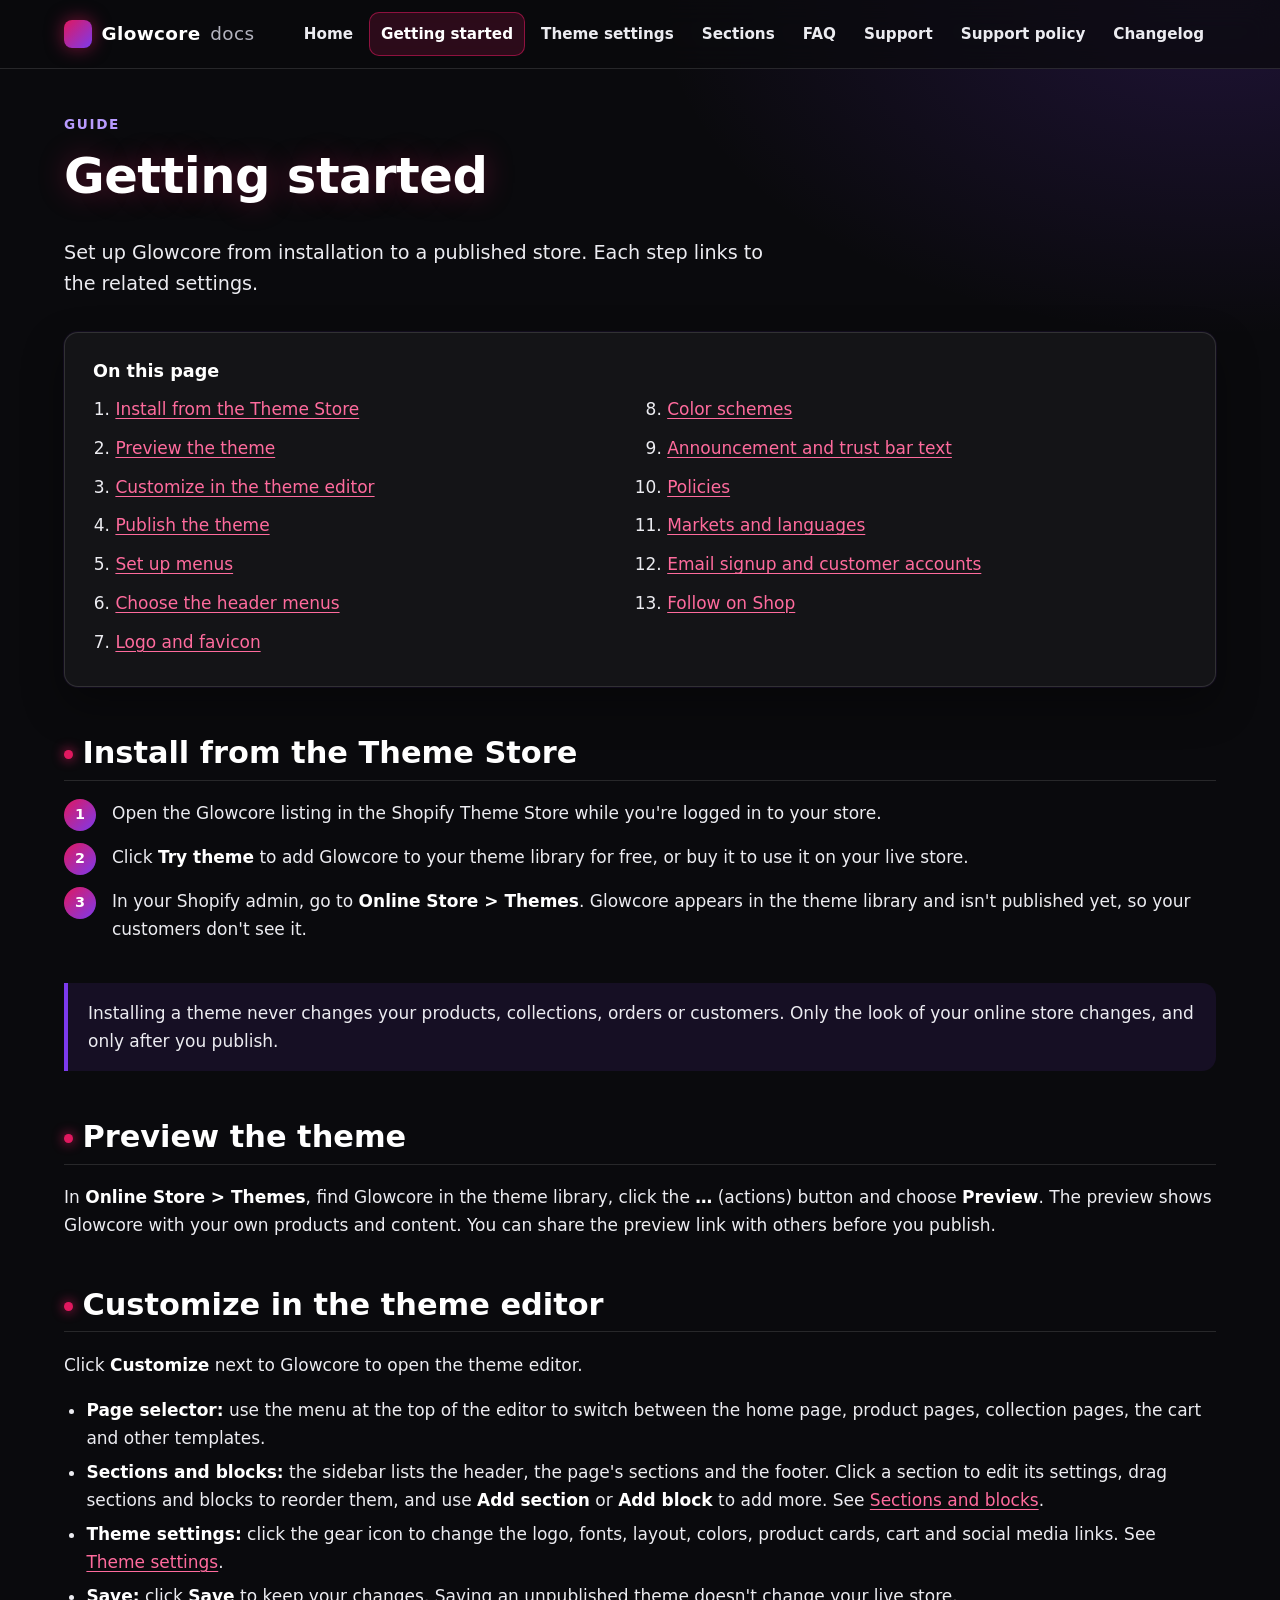
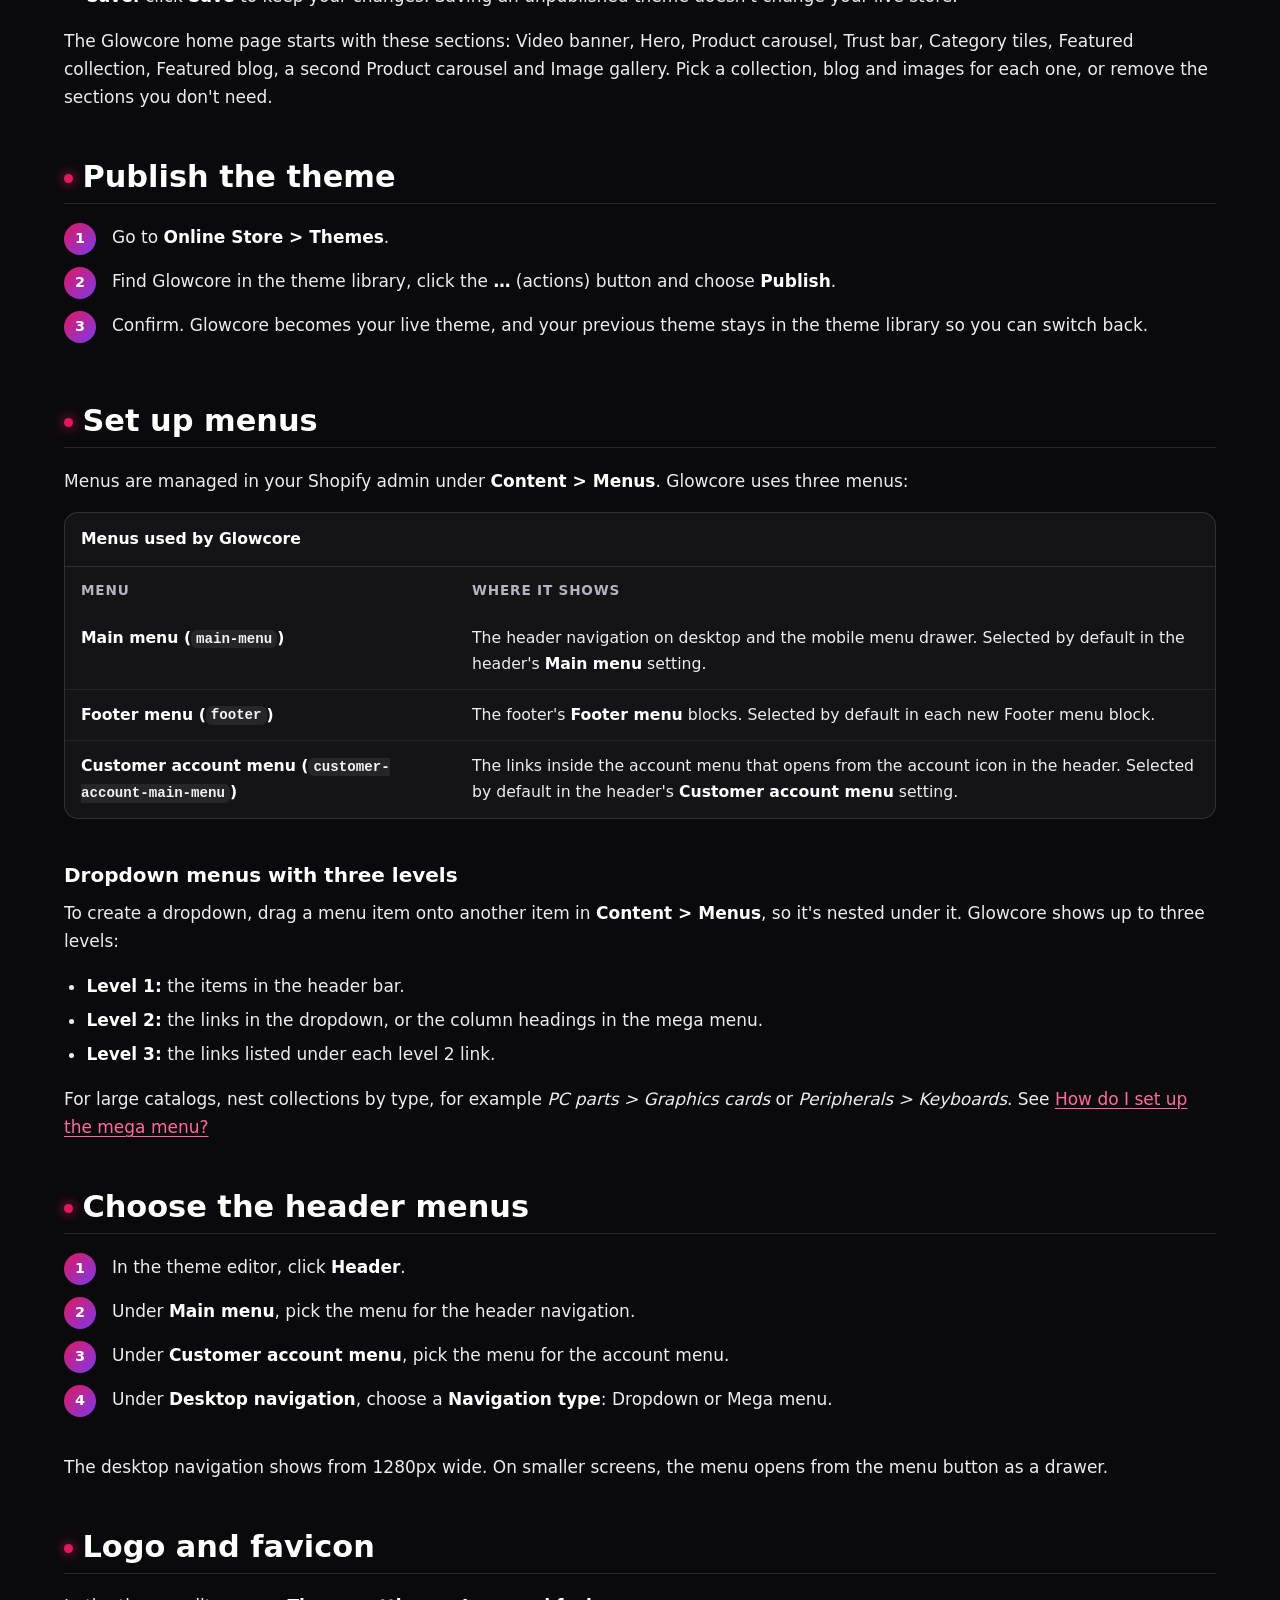
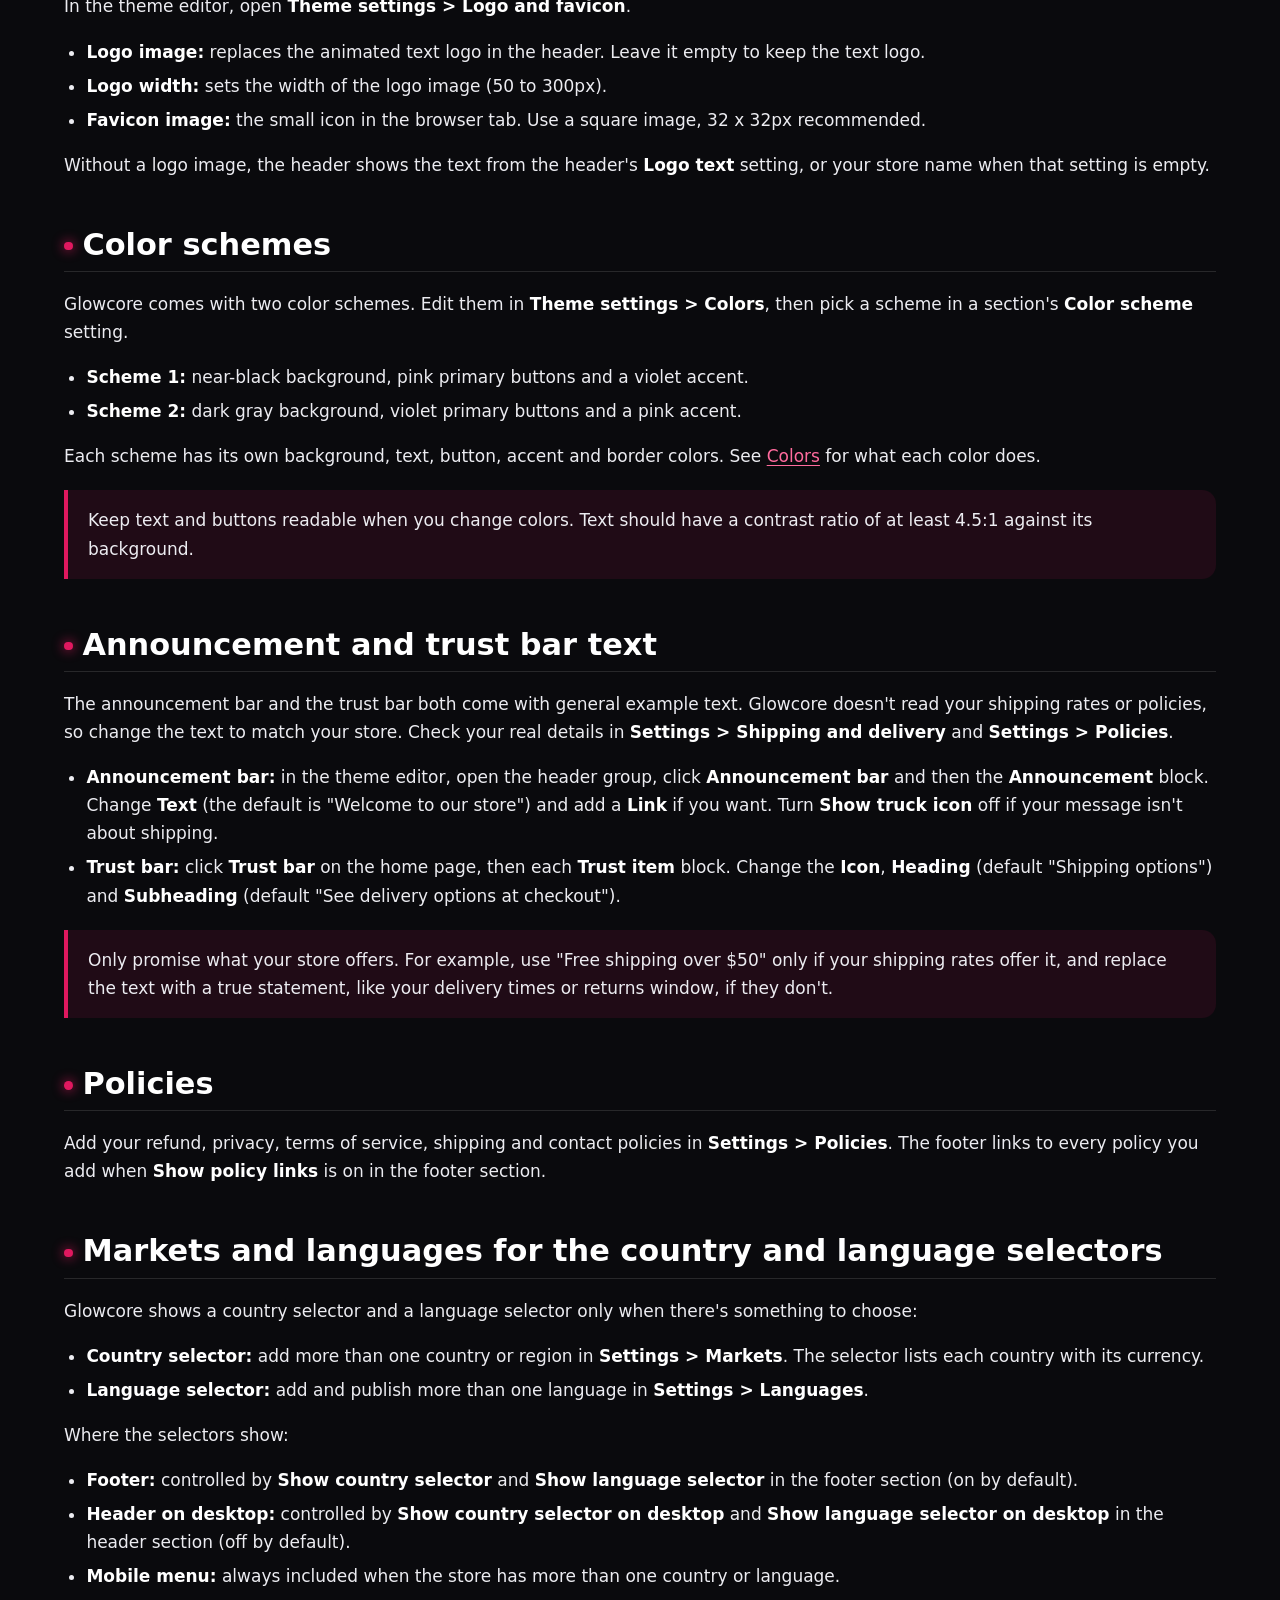
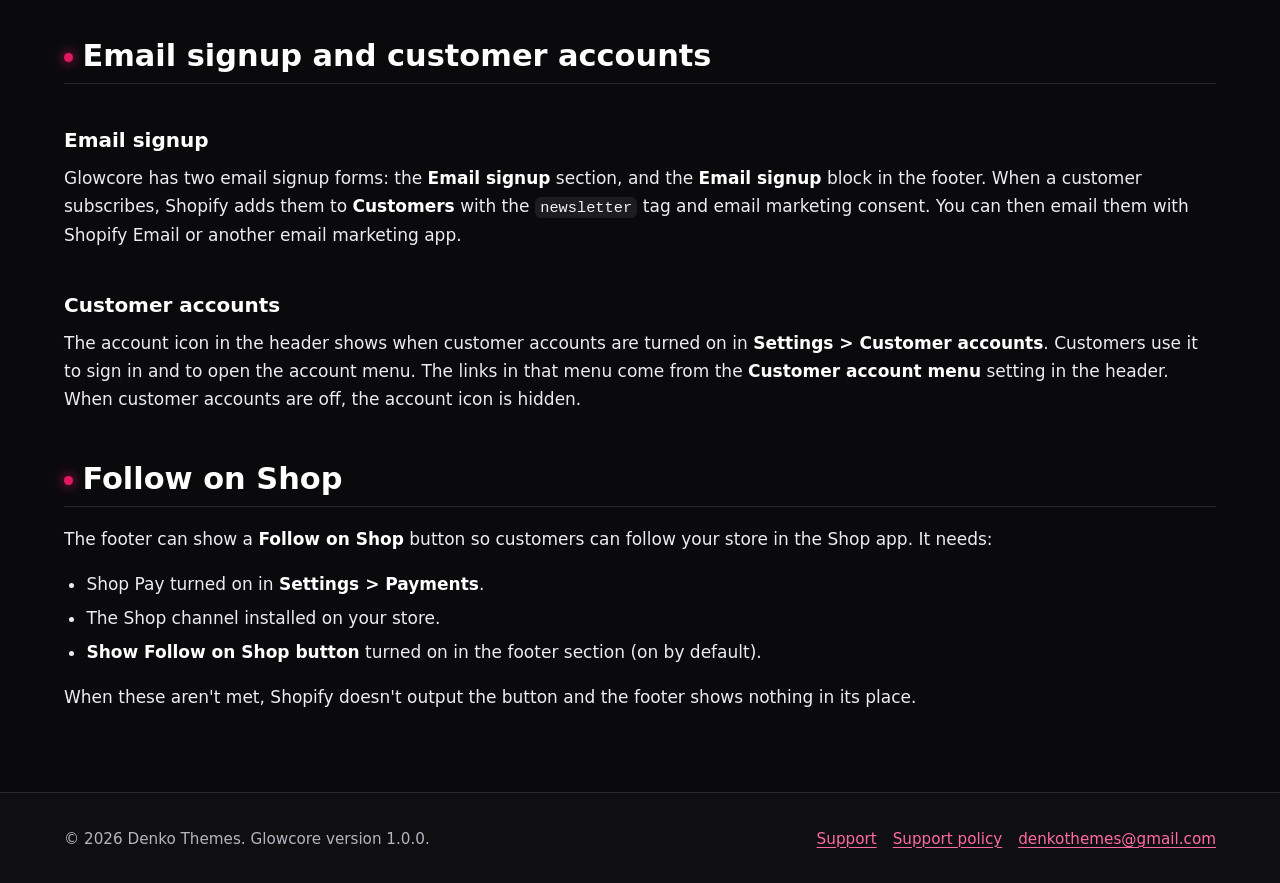
<file: getting-started.html>
<!doctype html>
<html lang="en">
  <head>
    <meta charset="utf-8">
    <meta name="viewport" content="width=device-width, initial-scale=1">
    <title>Getting started | Glowcore theme docs</title>
    <meta name="description" content="Install Glowcore from the Shopify Theme Store, customize it in the theme editor, publish it, and set up menus, logo, colors, policies, markets, email signup and Follow on Shop.">
    <meta name="theme-color" content="#0a0a0d">
    <link rel="icon" href="assets/favicon.svg" type="image/svg+xml">
    <link rel="stylesheet" href="assets/style.css">
    <script src="assets/site.js"></script>
  </head>
  <body>
    <a class="skip-link" href="#main">Skip to content</a>
    <header class="site-header">
      <div class="container site-header__inner">
        <a class="brand" href="index.html"><span class="brand__mark" aria-hidden="true"></span>Glowcore <span class="brand__docs">docs</span></a>
        <button class="nav-toggle" type="button" aria-expanded="false" aria-controls="site-nav">Menu</button>
        <nav class="site-nav" id="site-nav" aria-label="Main">
          <ul>
          <li><a href="index.html">Home</a></li>
          <li><a href="getting-started.html" aria-current="page">Getting started</a></li>
          <li><a href="theme-settings.html">Theme settings</a></li>
          <li><a href="sections.html">Sections</a></li>
          <li><a href="faq.html">FAQ</a></li>
          <li><a href="support.html">Support</a></li>
          <li><a href="support-policy.html">Support policy</a></li>
          <li><a href="changelog.html">Changelog</a></li>
          </ul>
        </nav>
      </div>
    </header>
    <main id="main" tabindex="-1">
      <div class="container">
      <div class="page-intro">
        <span class="eyebrow">Guide</span>
        <h1>Getting started</h1>
        <p class="lead">Set up Glowcore from installation to a published store. Each step links to the related settings.</p>
      </div>

      <nav class="panel toc" aria-labelledby="toc-heading">
        <h2 id="toc-heading">On this page</h2>
        <ol>
          <li><a href="#install">Install from the Theme Store</a></li>
          <li><a href="#preview">Preview the theme</a></li>
          <li><a href="#customize">Customize in the theme editor</a></li>
          <li><a href="#publish">Publish the theme</a></li>
          <li><a href="#menus">Set up menus</a></li>
          <li><a href="#header-menus">Choose the header menus</a></li>
          <li><a href="#logo">Logo and favicon</a></li>
          <li><a href="#colors">Color schemes</a></li>
          <li><a href="#shipping-text">Announcement and trust bar text</a></li>
          <li><a href="#policies">Policies</a></li>
          <li><a href="#markets">Markets and languages</a></li>
          <li><a href="#newsletter">Email signup and customer accounts</a></li>
          <li><a href="#follow-on-shop">Follow on Shop</a></li>
        </ol>
      </nav>

      <section class="doc-section" aria-labelledby="install">
        <h2 id="install">Install from the Theme Store</h2>
        <ol class="steps">
          <li>Open the Glowcore listing in the Shopify Theme Store while you're logged in to your store.</li>
          <li>Click <strong>Try theme</strong> to add Glowcore to your theme library for free, or buy it to use it on your live store.</li>
          <li>In your Shopify admin, go to <strong>Online Store &gt; Themes</strong>. Glowcore appears in the theme library and isn't published yet, so your customers don't see it.</li>
        </ol>
        <p class="note">Installing a theme never changes your products, collections, orders or customers. Only the look of your online store changes, and only after you publish.</p>
      </section>

      <section class="doc-section" aria-labelledby="preview">
        <h2 id="preview">Preview the theme</h2>
        <p>In <strong>Online Store &gt; Themes</strong>, find Glowcore in the theme library, click the <strong>…</strong> (actions) button and choose <strong>Preview</strong>. The preview shows Glowcore with your own products and content. You can share the preview link with others before you publish.</p>
      </section>

      <section class="doc-section" aria-labelledby="customize">
        <h2 id="customize">Customize in the theme editor</h2>
        <p>Click <strong>Customize</strong> next to Glowcore to open the theme editor.</p>
        <ul>
          <li><strong>Page selector:</strong> use the menu at the top of the editor to switch between the home page, product pages, collection pages, the cart and other templates.</li>
          <li><strong>Sections and blocks:</strong> the sidebar lists the header, the page's sections and the footer. Click a section to edit its settings, drag sections and blocks to reorder them, and use <strong>Add section</strong> or <strong>Add block</strong> to add more. See <a href="sections.html">Sections and blocks</a>.</li>
          <li><strong>Theme settings:</strong> click the gear icon to change the logo, fonts, layout, colors, product cards, cart and social media links. See <a href="theme-settings.html">Theme settings</a>.</li>
          <li><strong>Save:</strong> click <strong>Save</strong> to keep your changes. Saving an unpublished theme doesn't change your live store.</li>
        </ul>
        <p>The Glowcore home page starts with these sections: Video banner, Hero, Product carousel, Trust bar, Category tiles, Featured collection, Featured blog, a second Product carousel and Image gallery. Pick a collection, blog and images for each one, or remove the sections you don't need.</p>
      </section>

      <section class="doc-section" aria-labelledby="publish">
        <h2 id="publish">Publish the theme</h2>
        <ol class="steps">
          <li>Go to <strong>Online Store &gt; Themes</strong>.</li>
          <li>Find Glowcore in the theme library, click the <strong>…</strong> (actions) button and choose <strong>Publish</strong>.</li>
          <li>Confirm. Glowcore becomes your live theme, and your previous theme stays in the theme library so you can switch back.</li>
        </ol>
      </section>

      <section class="doc-section" aria-labelledby="menus">
        <h2 id="menus">Set up menus</h2>
        <p>Menus are managed in your Shopify admin under <strong>Content &gt; Menus</strong>. Glowcore uses three menus:</p>
        <div class="table-wrap">
          <table>
            <caption>Menus used by Glowcore</caption>
            <thead>
              <tr><th scope="col">Menu</th><th scope="col">Where it shows</th></tr>
            </thead>
            <tbody>
              <tr><th scope="row">Main menu (<code>main-menu</code>)</th><td>The header navigation on desktop and the mobile menu drawer. Selected by default in the header's <strong>Main menu</strong> setting.</td></tr>
              <tr><th scope="row">Footer menu (<code>footer</code>)</th><td>The footer's <strong>Footer menu</strong> blocks. Selected by default in each new Footer menu block.</td></tr>
              <tr><th scope="row">Customer account menu (<code>customer-account-main-menu</code>)</th><td>The links inside the account menu that opens from the account icon in the header. Selected by default in the header's <strong>Customer account menu</strong> setting.</td></tr>
            </tbody>
          </table>
        </div>
        <h3>Dropdown menus with three levels</h3>
        <p>To create a dropdown, drag a menu item onto another item in <strong>Content &gt; Menus</strong>, so it's nested under it. Glowcore shows up to three levels:</p>
        <ul>
          <li><strong>Level 1:</strong> the items in the header bar.</li>
          <li><strong>Level 2:</strong> the links in the dropdown, or the column headings in the mega menu.</li>
          <li><strong>Level 3:</strong> the links listed under each level 2 link.</li>
        </ul>
        <p>For large catalogs, nest collections by type, for example <em>PC parts &gt; Graphics cards</em> or <em>Peripherals &gt; Keyboards</em>. See <a href="faq.html#mega-menu">How do I set up the mega menu?</a></p>
      </section>

      <section class="doc-section" aria-labelledby="header-menus">
        <h2 id="header-menus">Choose the header menus</h2>
        <ol class="steps">
          <li>In the theme editor, click <strong>Header</strong>.</li>
          <li>Under <strong>Main menu</strong>, pick the menu for the header navigation.</li>
          <li>Under <strong>Customer account menu</strong>, pick the menu for the account menu.</li>
          <li>Under <strong>Desktop navigation</strong>, choose a <strong>Navigation type</strong>: Dropdown or Mega menu.</li>
        </ol>
        <p>The desktop navigation shows from 1280px wide. On smaller screens, the menu opens from the menu button as a drawer.</p>
      </section>

      <section class="doc-section" aria-labelledby="logo">
        <h2 id="logo">Logo and favicon</h2>
        <p>In the theme editor, open <strong>Theme settings &gt; Logo and favicon</strong>.</p>
        <ul>
          <li><strong>Logo image:</strong> replaces the animated text logo in the header. Leave it empty to keep the text logo.</li>
          <li><strong>Logo width:</strong> sets the width of the logo image (50 to 300px).</li>
          <li><strong>Favicon image:</strong> the small icon in the browser tab. Use a square image, 32 x 32px recommended.</li>
        </ul>
        <p>Without a logo image, the header shows the text from the header's <strong>Logo text</strong> setting, or your store name when that setting is empty.</p>
      </section>

      <section class="doc-section" aria-labelledby="colors">
        <h2 id="colors">Color schemes</h2>
        <p>Glowcore comes with two color schemes. Edit them in <strong>Theme settings &gt; Colors</strong>, then pick a scheme in a section's <strong>Color scheme</strong> setting.</p>
        <ul>
          <li><strong>Scheme 1:</strong> near-black background, pink primary buttons and a violet accent.</li>
          <li><strong>Scheme 2:</strong> dark gray background, violet primary buttons and a pink accent.</li>
        </ul>
        <p>Each scheme has its own background, text, button, accent and border colors. See <a href="theme-settings.html#colors">Colors</a> for what each color does.</p>
        <p class="note note--warn">Keep text and buttons readable when you change colors. Text should have a contrast ratio of at least 4.5:1 against its background.</p>
      </section>

      <section class="doc-section" aria-labelledby="shipping-text">
        <h2 id="shipping-text">Announcement and trust bar text</h2>
        <p>The announcement bar and the trust bar both come with general example text. Glowcore doesn't read your shipping rates or policies, so change the text to match your store. Check your real details in <strong>Settings &gt; Shipping and delivery</strong> and <strong>Settings &gt; Policies</strong>.</p>
        <ul>
          <li><strong>Announcement bar:</strong> in the theme editor, open the header group, click <strong>Announcement bar</strong> and then the <strong>Announcement</strong> block. Change <strong>Text</strong> (the default is "Welcome to our store") and add a <strong>Link</strong> if you want. Turn <strong>Show truck icon</strong> off if your message isn't about shipping.</li>
          <li><strong>Trust bar:</strong> click <strong>Trust bar</strong> on the home page, then each <strong>Trust item</strong> block. Change the <strong>Icon</strong>, <strong>Heading</strong> (default "Shipping options") and <strong>Subheading</strong> (default "See delivery options at checkout").</li>
        </ul>
        <p class="note note--warn">Only promise what your store offers. For example, use "Free shipping over $50" only if your shipping rates offer it, and replace the text with a true statement, like your delivery times or returns window, if they don't.</p>
      </section>

      <section class="doc-section" aria-labelledby="policies">
        <h2 id="policies">Policies</h2>
        <p>Add your refund, privacy, terms of service, shipping and contact policies in <strong>Settings &gt; Policies</strong>. The footer links to every policy you add when <strong>Show policy links</strong> is on in the footer section.</p>
      </section>

      <section class="doc-section" aria-labelledby="markets">
        <h2 id="markets">Markets and languages for the country and language selectors</h2>
        <p>Glowcore shows a country selector and a language selector only when there's something to choose:</p>
        <ul>
          <li><strong>Country selector:</strong> add more than one country or region in <strong>Settings &gt; Markets</strong>. The selector lists each country with its currency.</li>
          <li><strong>Language selector:</strong> add and publish more than one language in <strong>Settings &gt; Languages</strong>.</li>
        </ul>
        <p>Where the selectors show:</p>
        <ul>
          <li><strong>Footer:</strong> controlled by <strong>Show country selector</strong> and <strong>Show language selector</strong> in the footer section (on by default).</li>
          <li><strong>Header on desktop:</strong> controlled by <strong>Show country selector on desktop</strong> and <strong>Show language selector on desktop</strong> in the header section (off by default).</li>
          <li><strong>Mobile menu:</strong> always included when the store has more than one country or language.</li>
        </ul>
      </section>

      <section class="doc-section" aria-labelledby="newsletter">
        <h2 id="newsletter">Email signup and customer accounts</h2>
        <h3>Email signup</h3>
        <p>Glowcore has two email signup forms: the <strong>Email signup</strong> section, and the <strong>Email signup</strong> block in the footer. When a customer subscribes, Shopify adds them to <strong>Customers</strong> with the <code>newsletter</code> tag and email marketing consent. You can then email them with Shopify Email or another email marketing app.</p>
        <h3>Customer accounts</h3>
        <p>The account icon in the header shows when customer accounts are turned on in <strong>Settings &gt; Customer accounts</strong>. Customers use it to sign in and to open the account menu. The links in that menu come from the <strong>Customer account menu</strong> setting in the header. When customer accounts are off, the account icon is hidden.</p>
      </section>

      <section class="doc-section" aria-labelledby="follow-on-shop">
        <h2 id="follow-on-shop">Follow on Shop</h2>
        <p>The footer can show a <strong>Follow on Shop</strong> button so customers can follow your store in the Shop app. It needs:</p>
        <ul>
          <li>Shop Pay turned on in <strong>Settings &gt; Payments</strong>.</li>
          <li>The Shop channel installed on your store.</li>
          <li><strong>Show Follow on Shop button</strong> turned on in the footer section (on by default).</li>
        </ul>
        <p>When these aren't met, Shopify doesn't output the button and the footer shows nothing in its place.</p>
      </section>
      </div>
    </main>
    <footer class="site-footer">
      <div class="container site-footer__inner">
        <p>&copy; 2026 Denko Themes. Glowcore version 1.0.0.</p>
        <nav aria-label="Footer">
          <ul>
            <li><a href="support.html">Support</a></li>
            <li><a href="support-policy.html">Support policy</a></li>
            <li><a href="mailto:denkothemes@gmail.com">denkothemes@gmail.com</a></li>
          </ul>
        </nav>
      </div>
    </footer>
  </body>
</html>
</file>
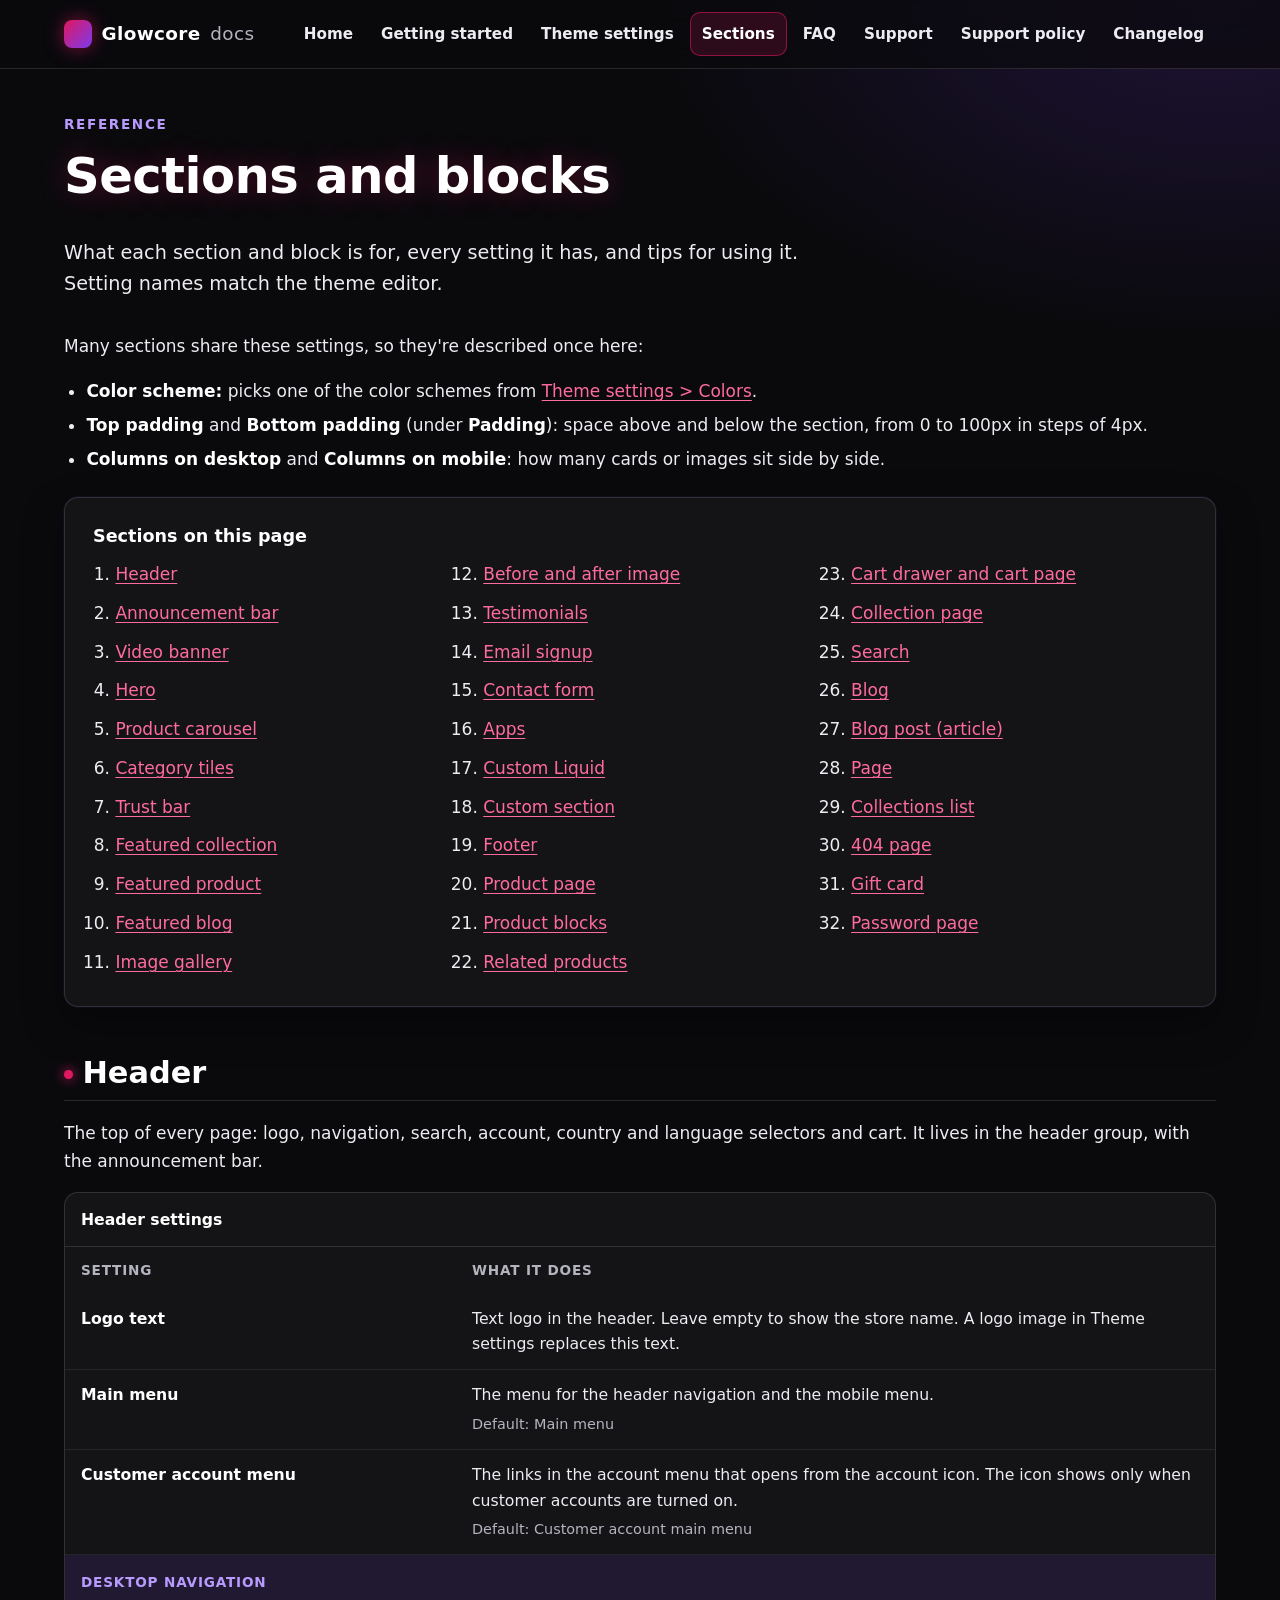
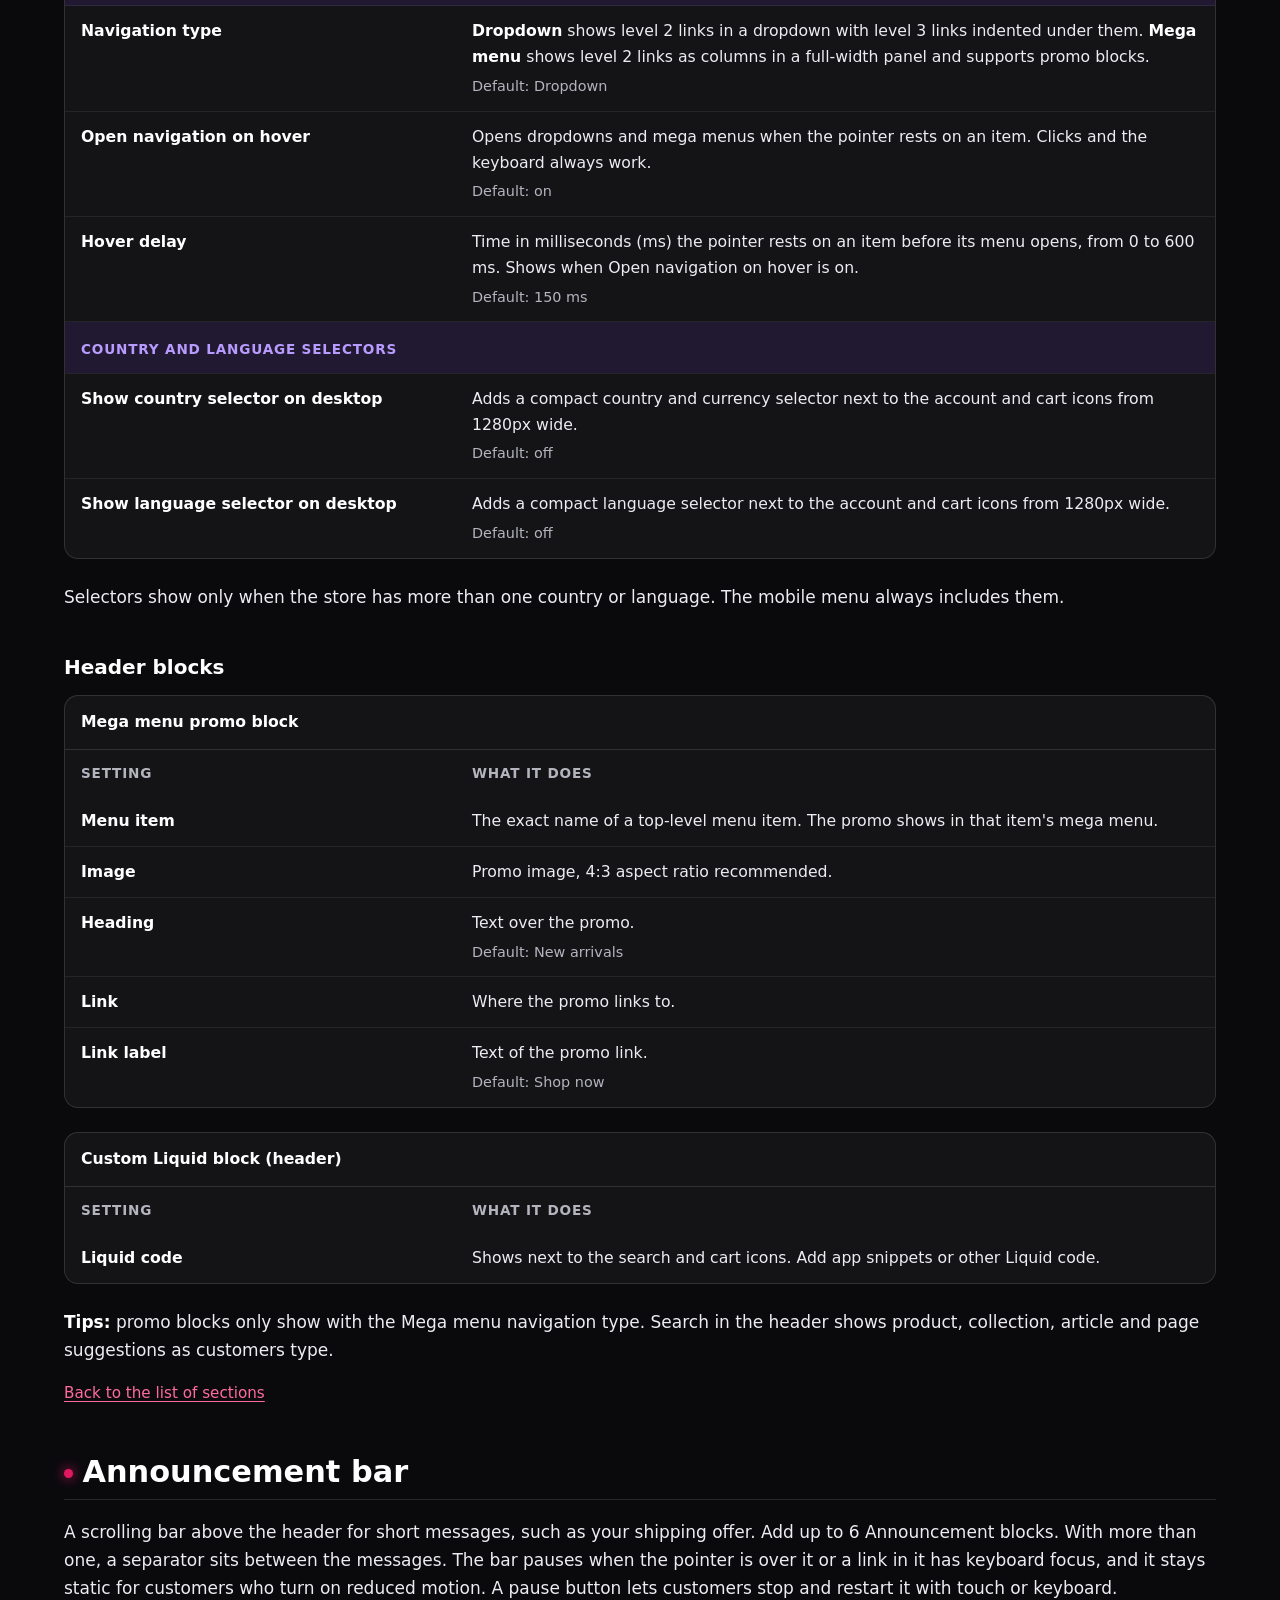
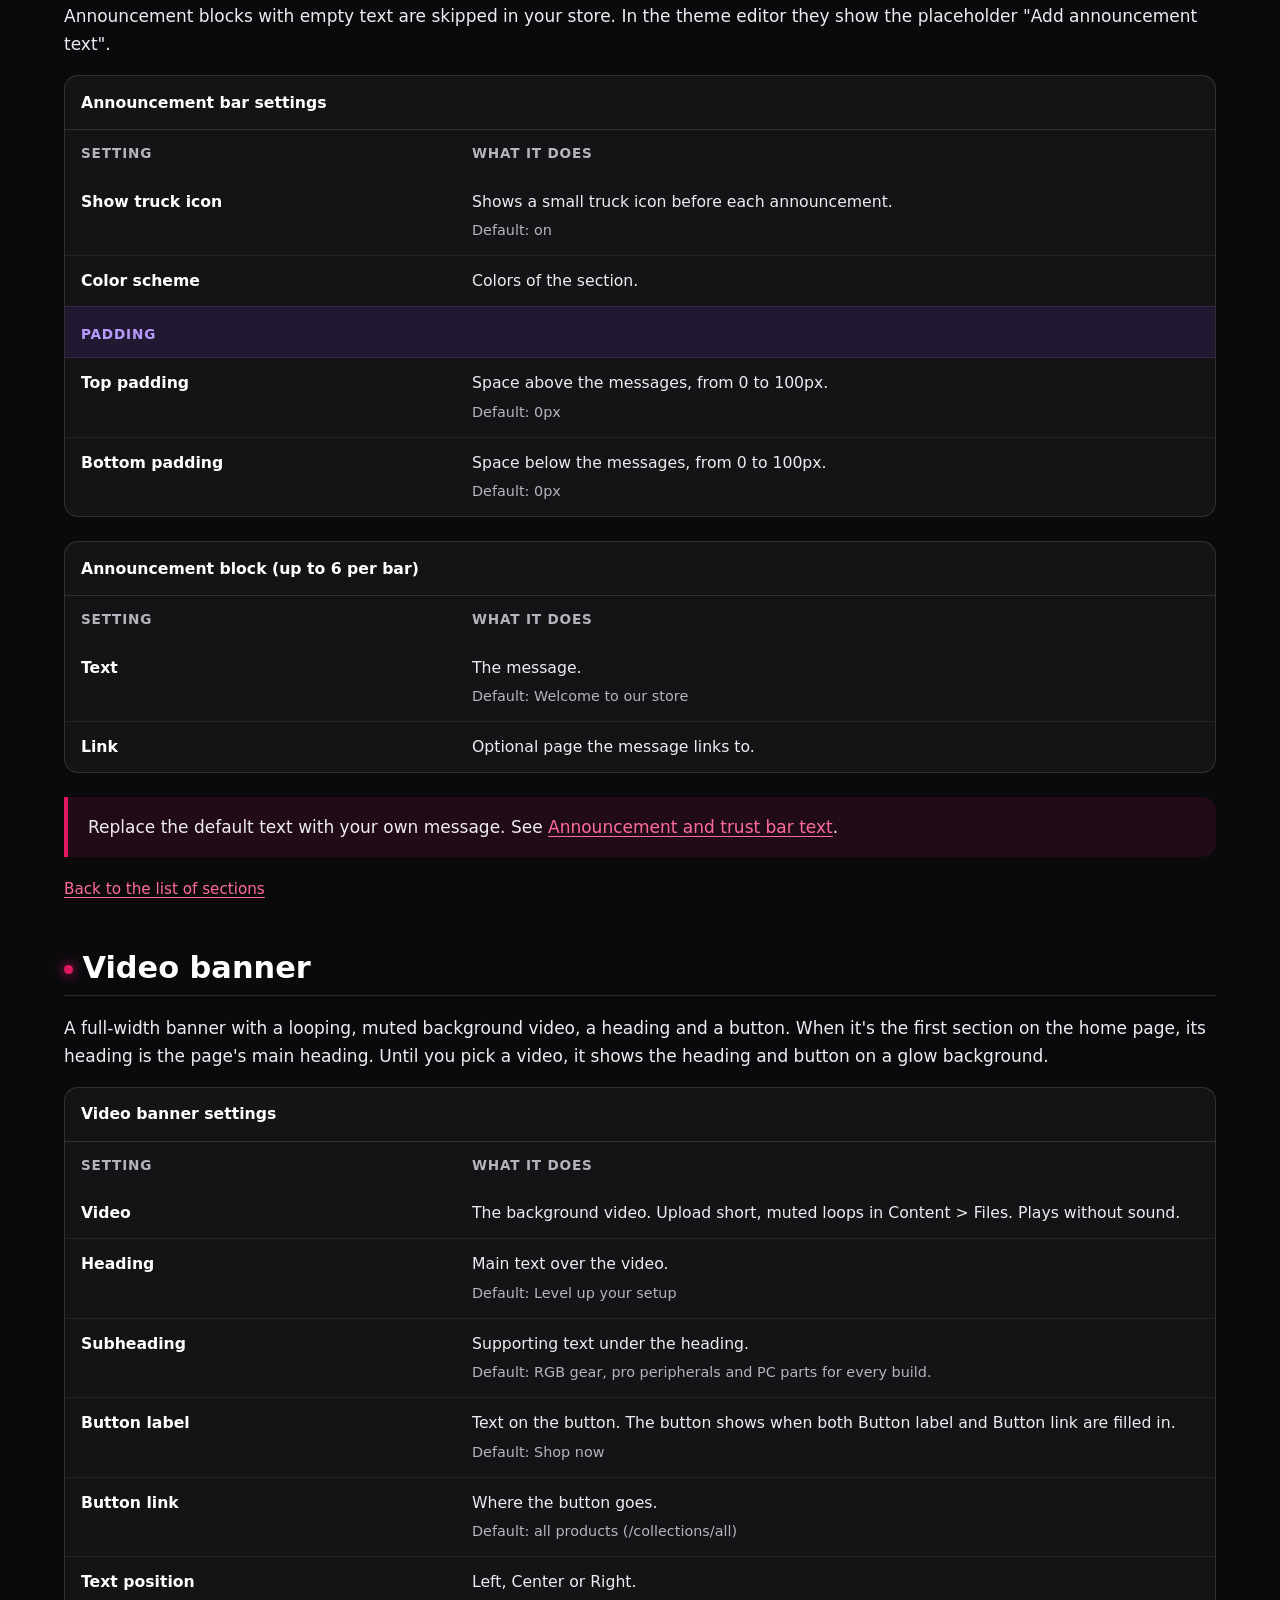
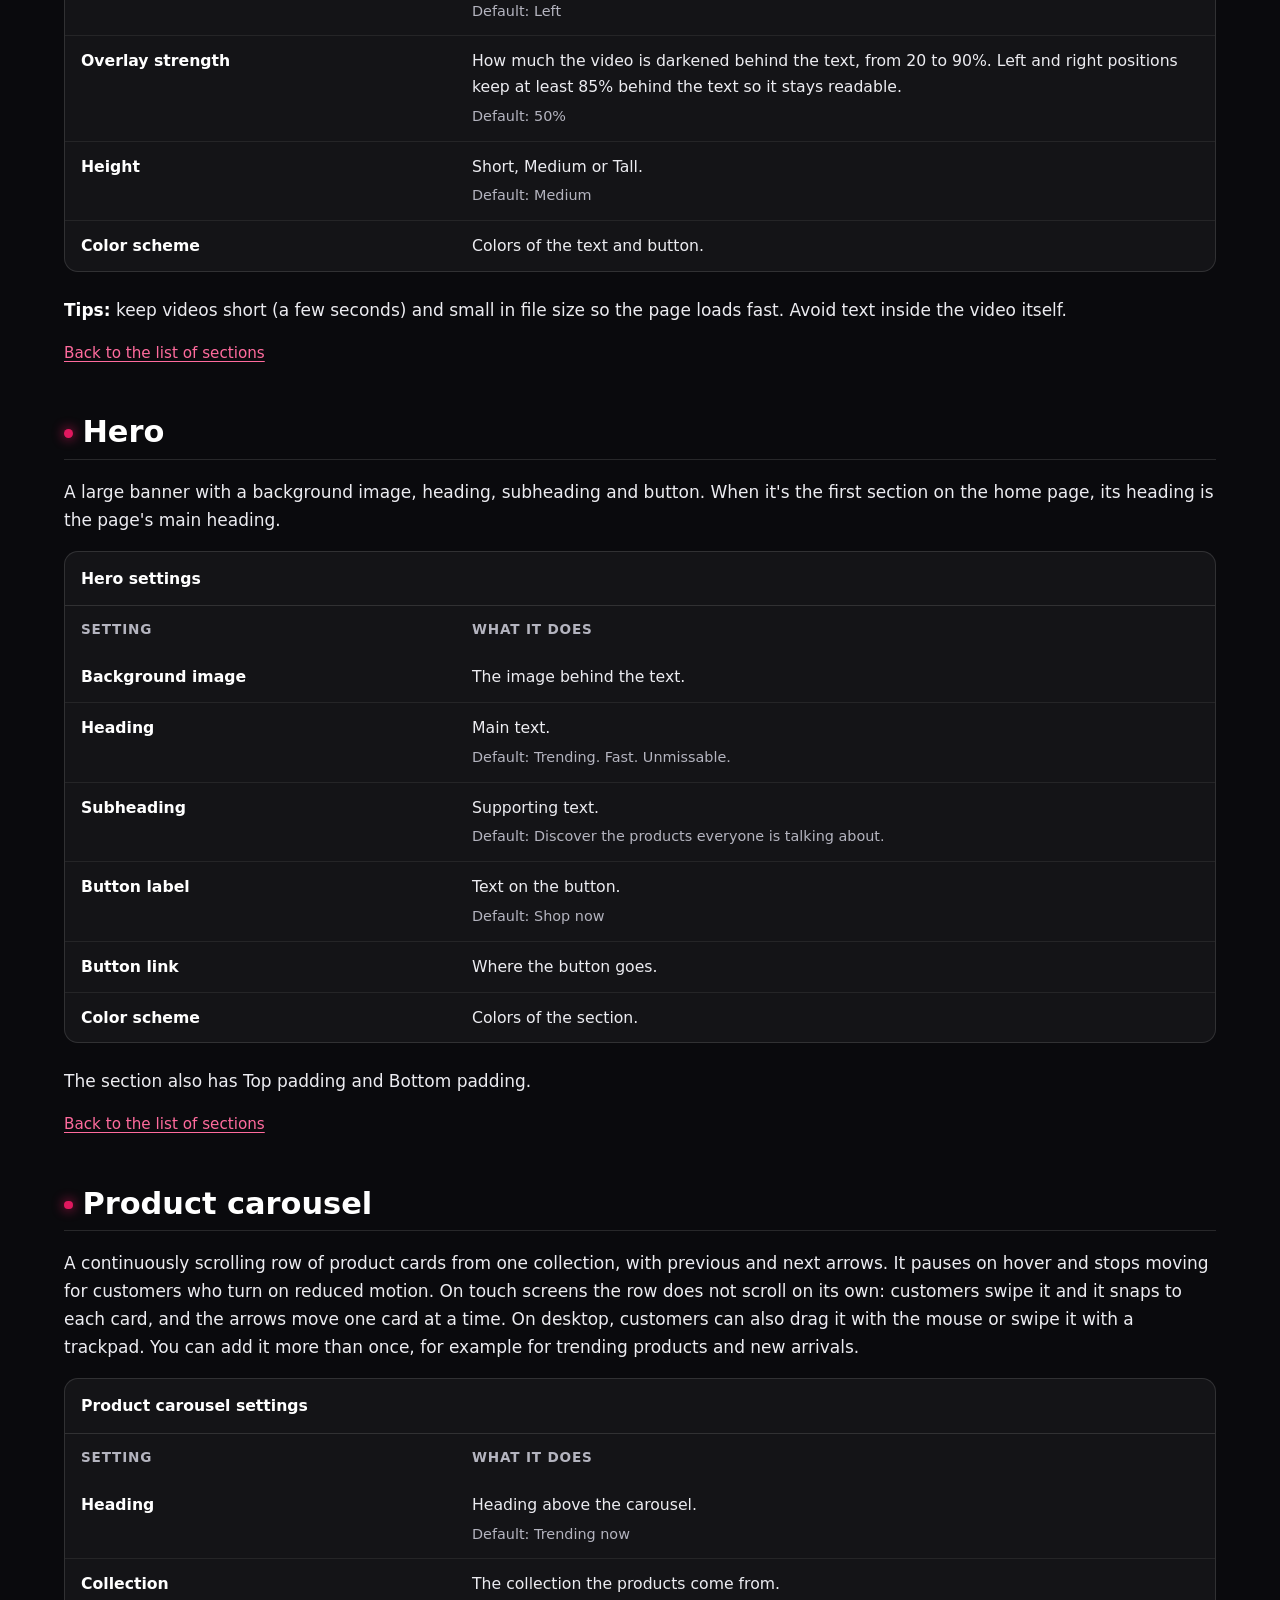
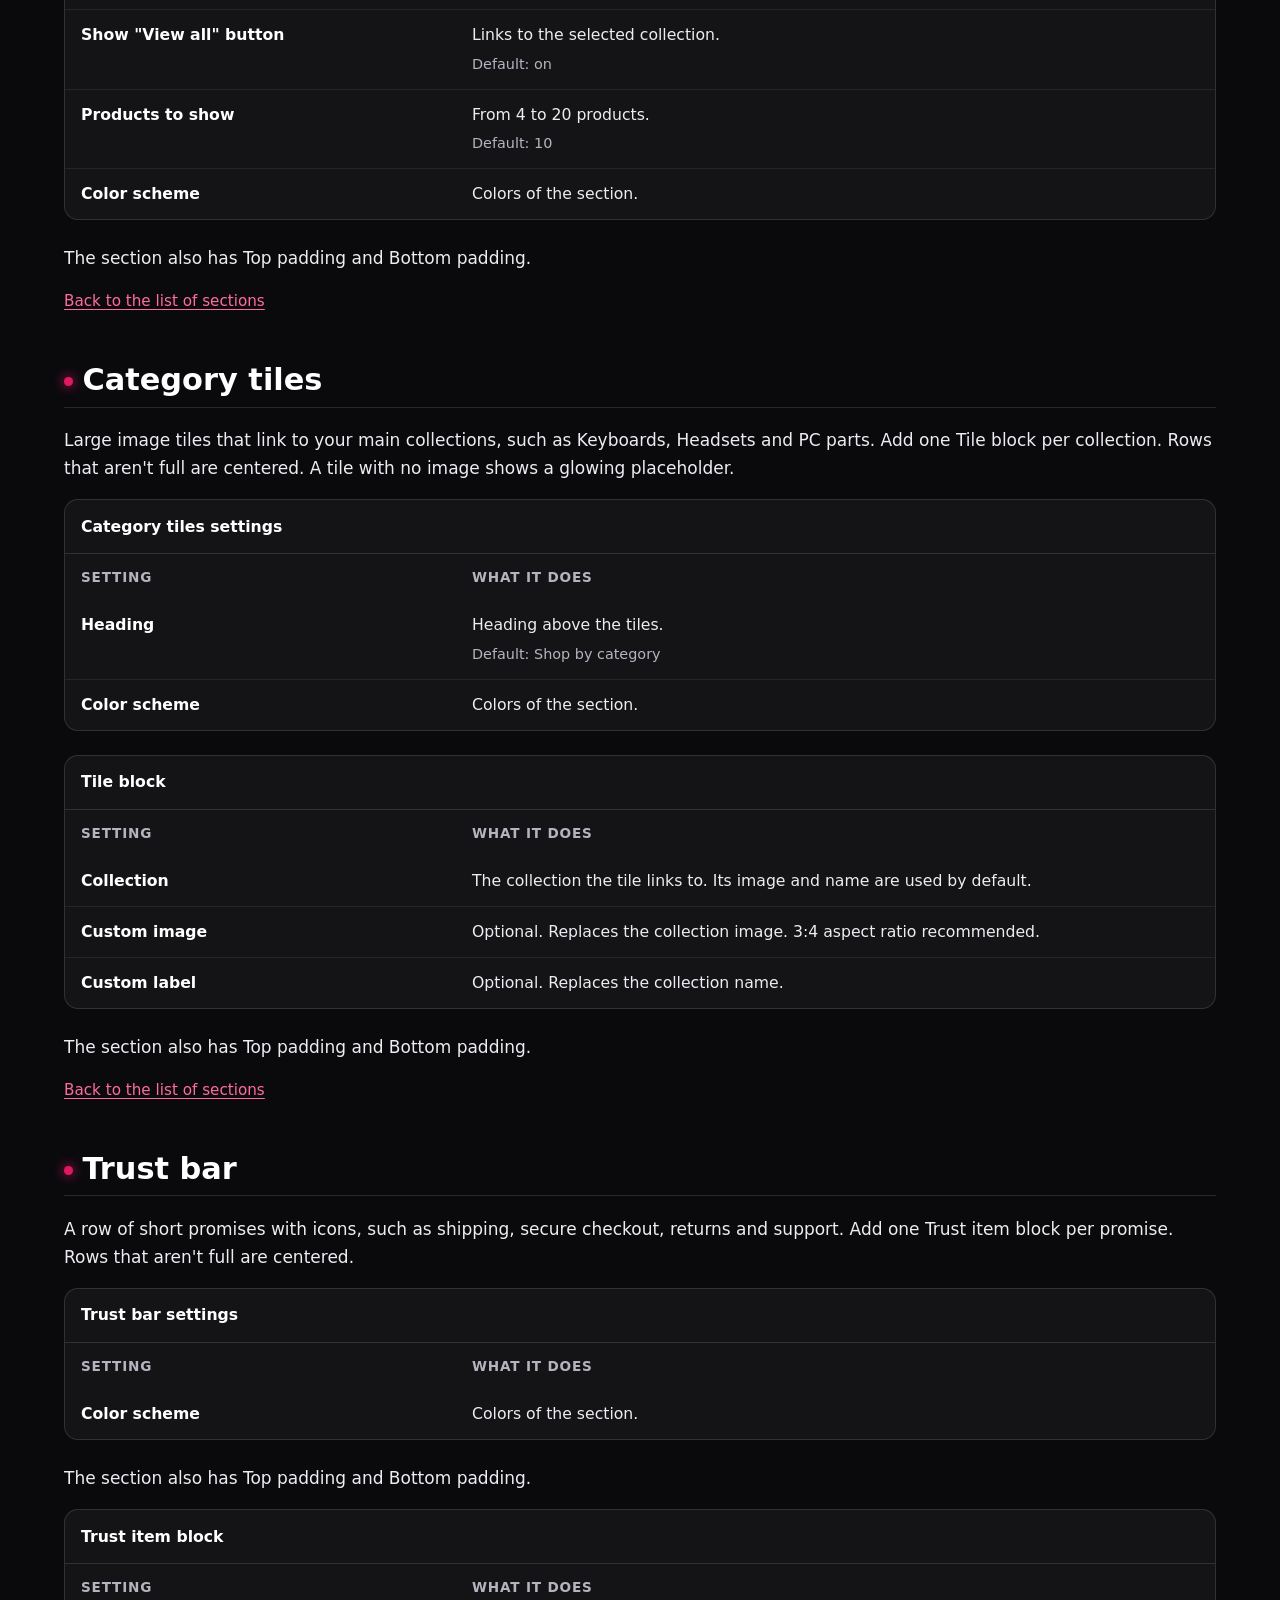
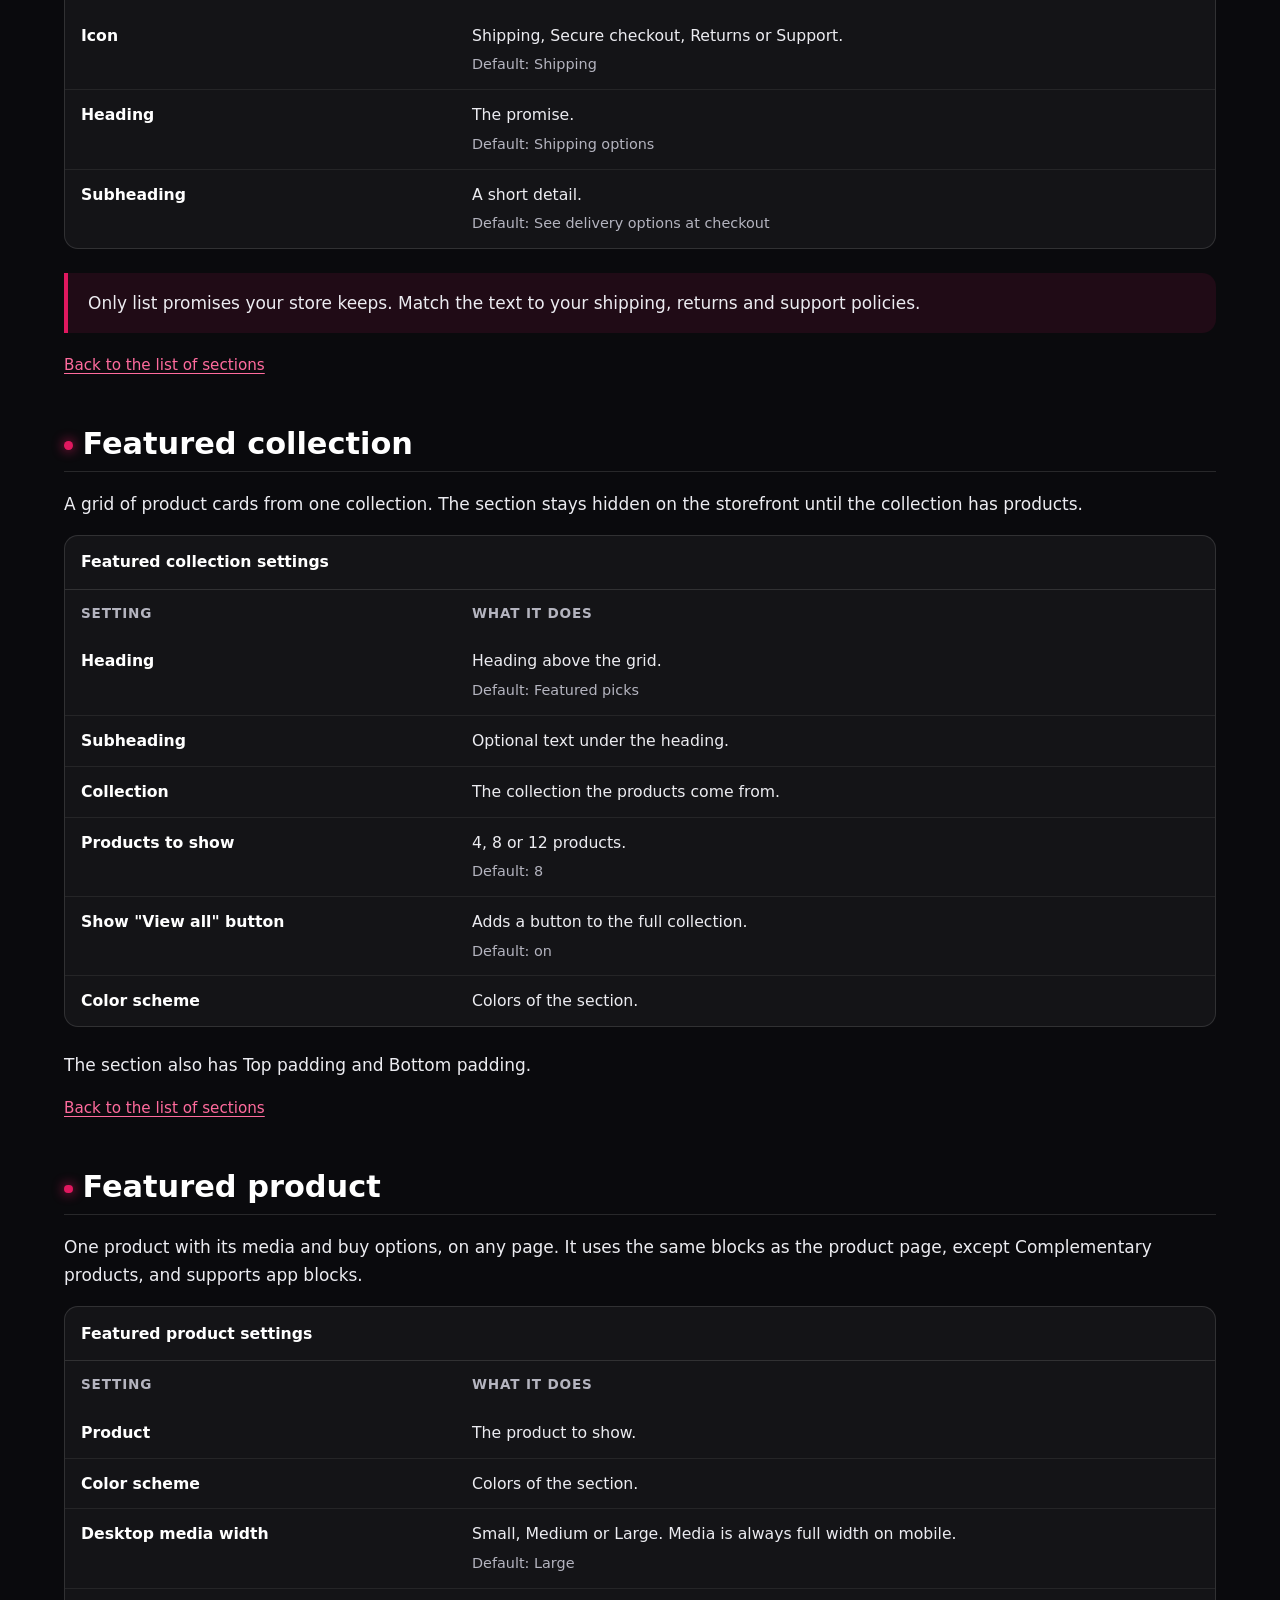
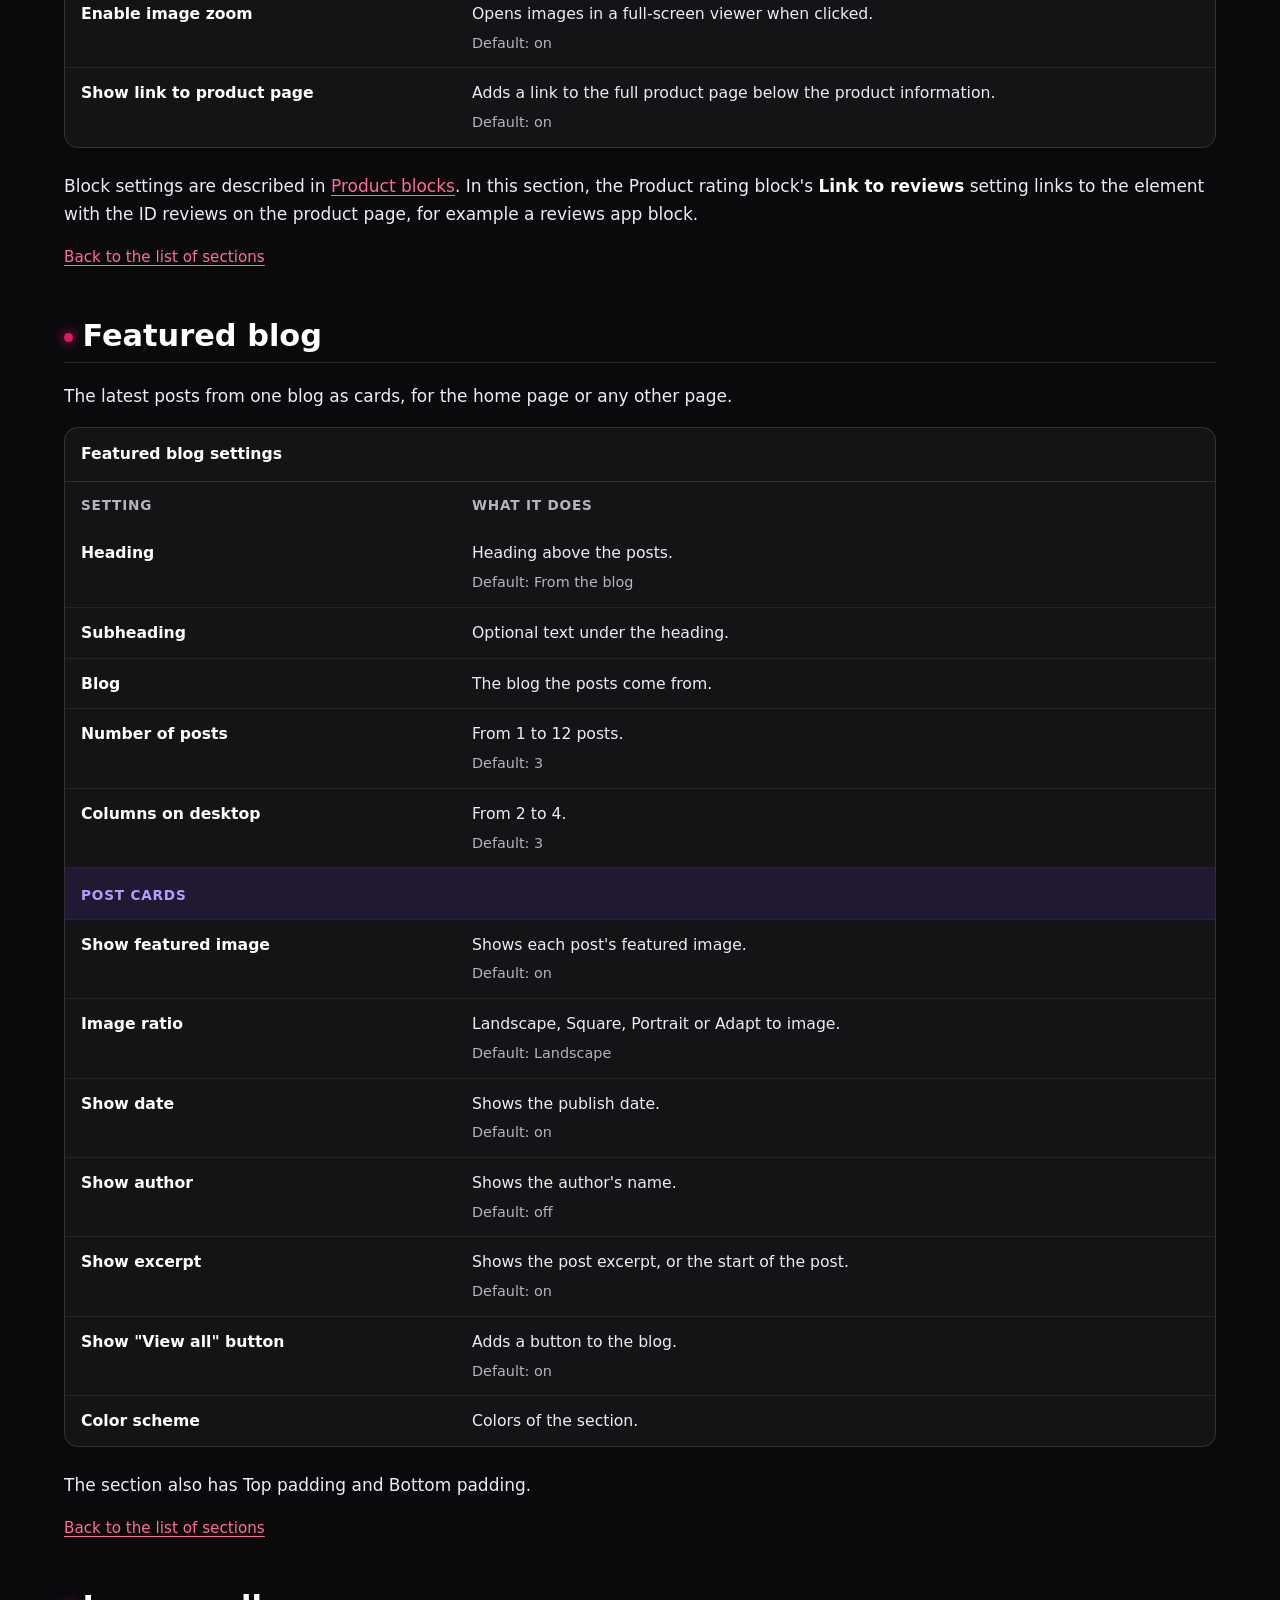
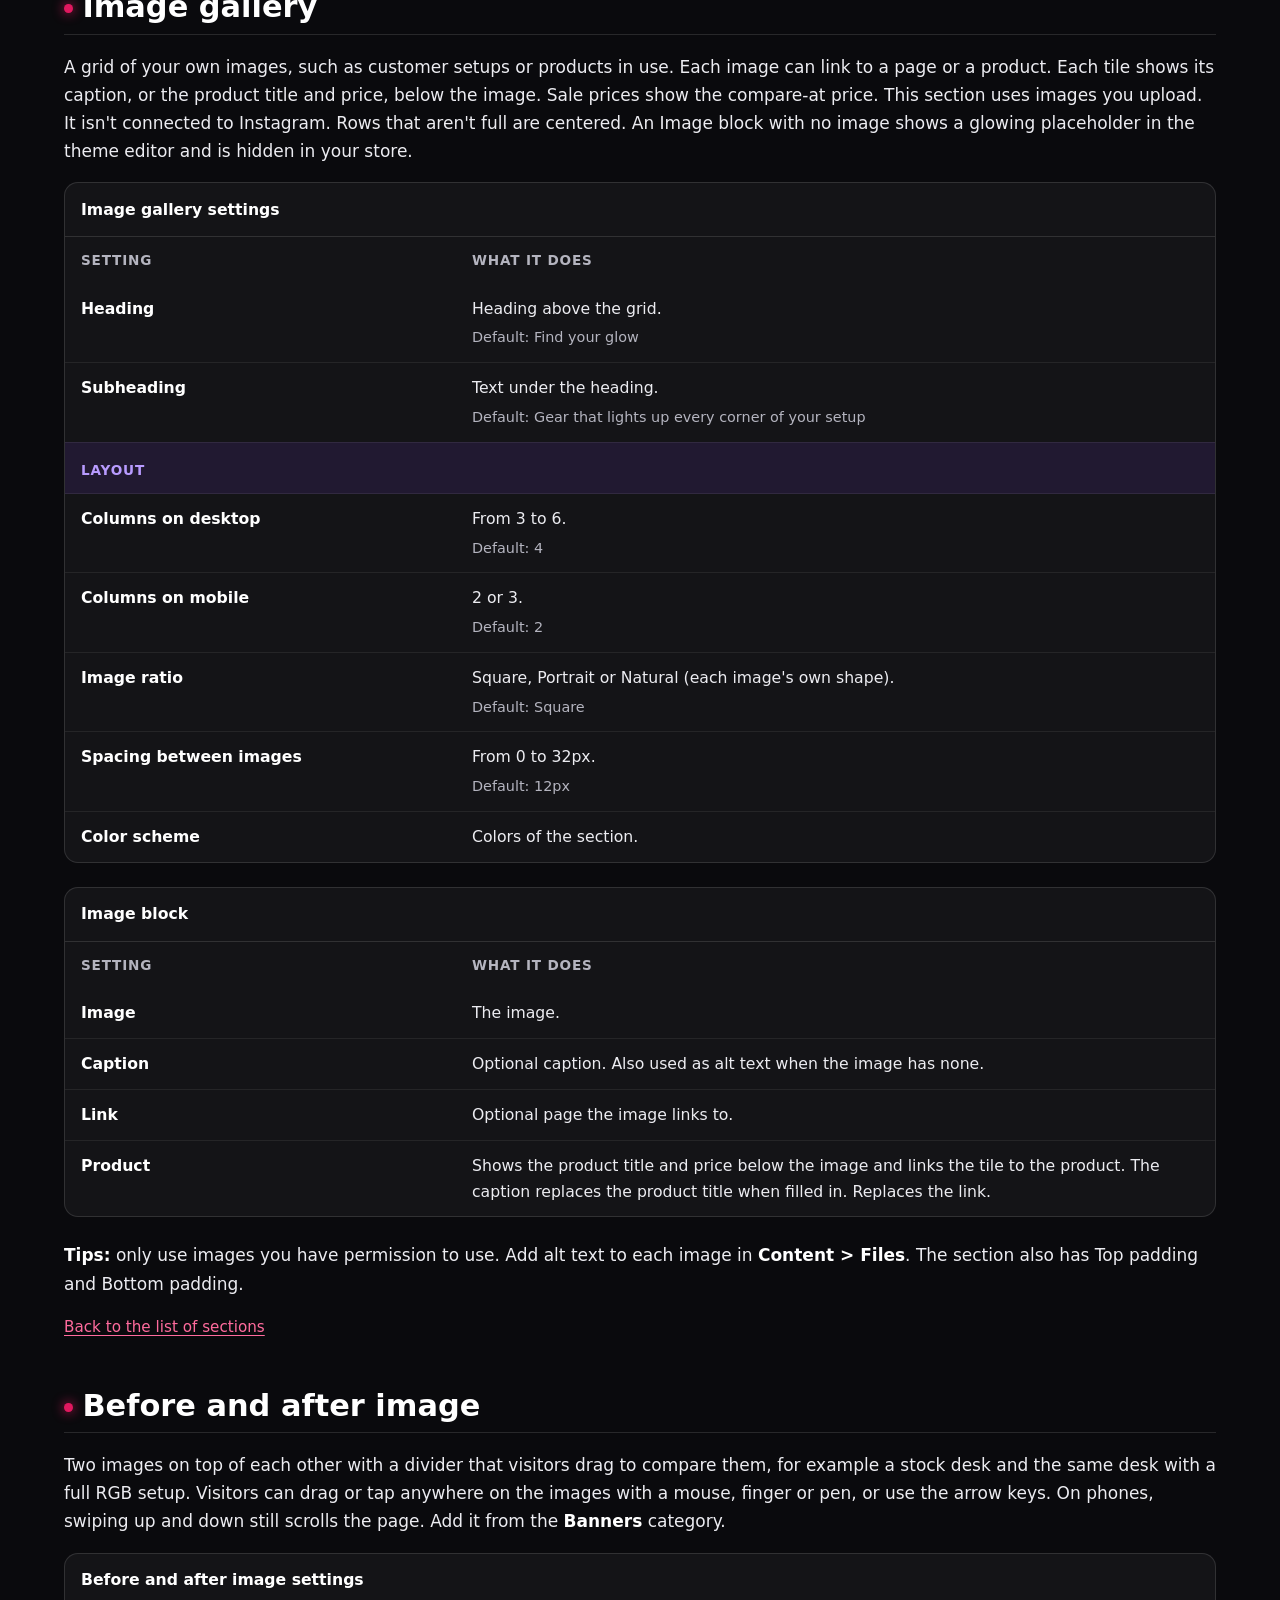
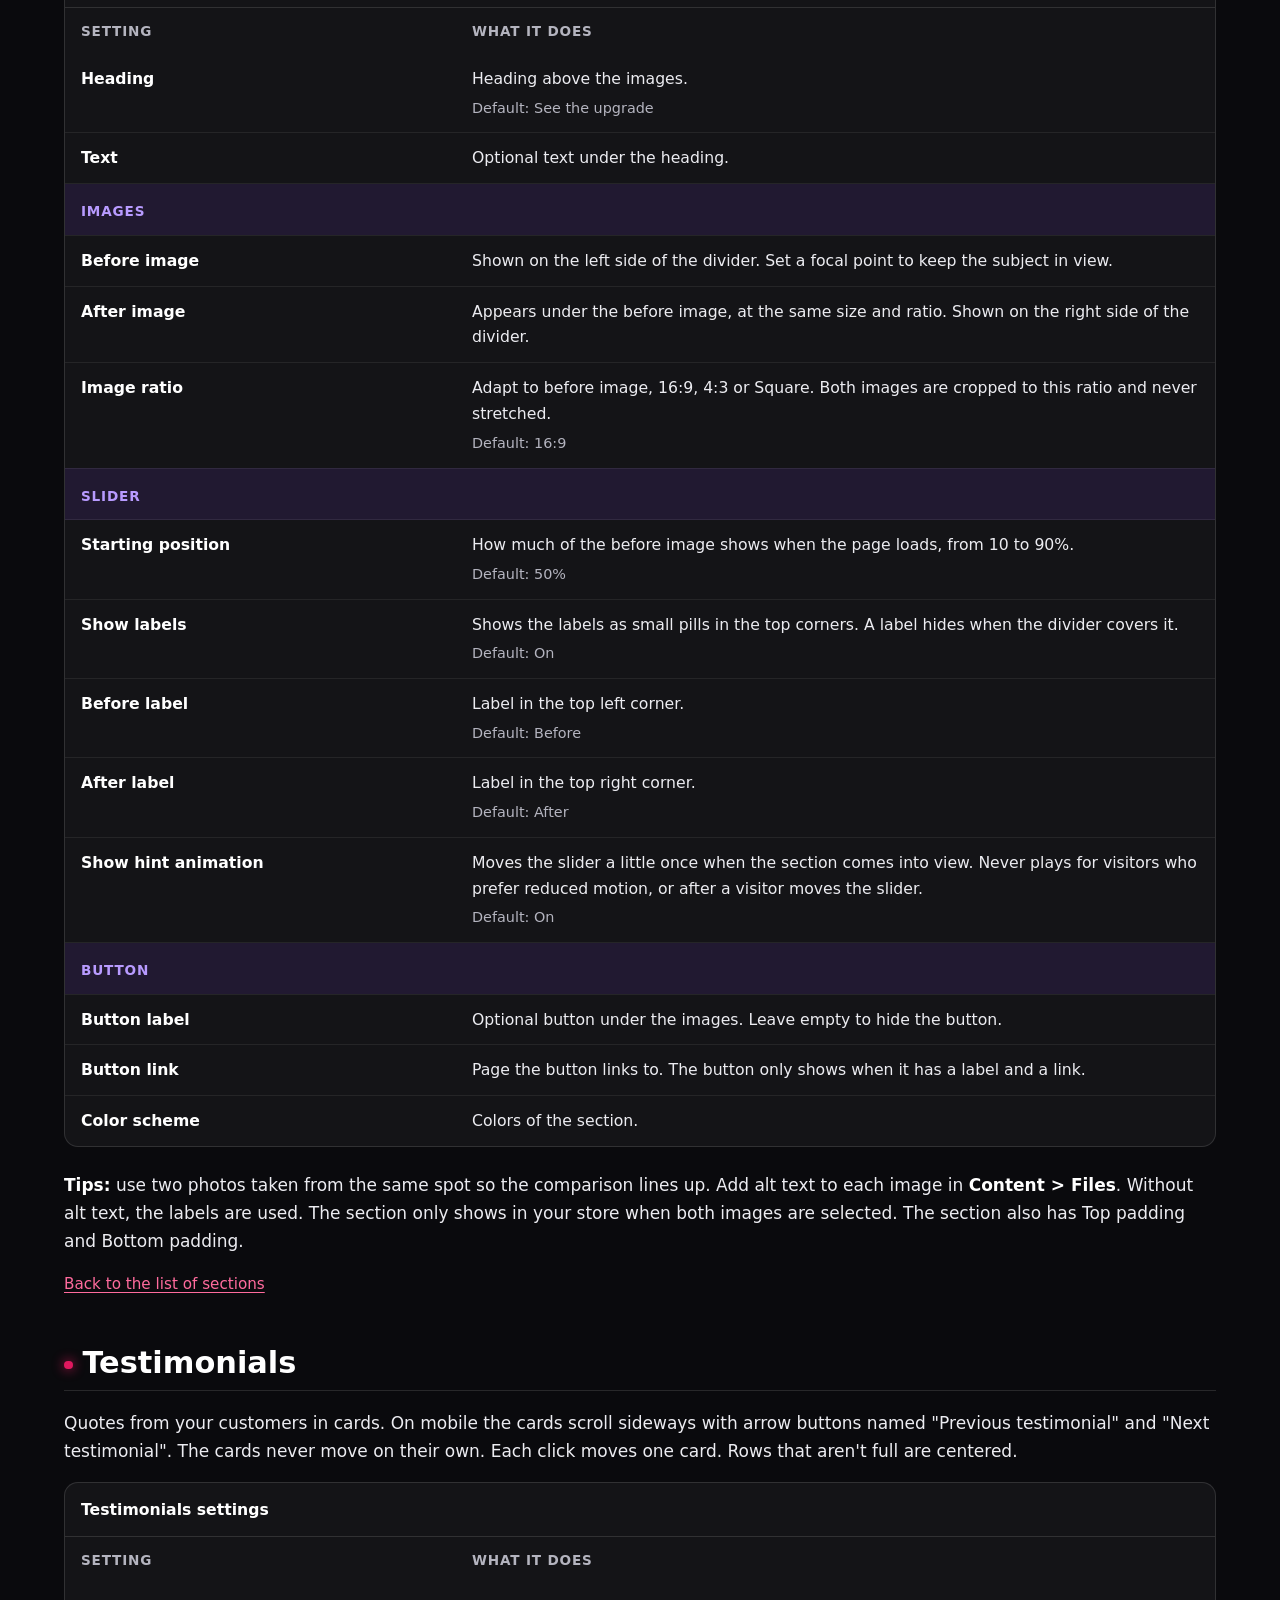
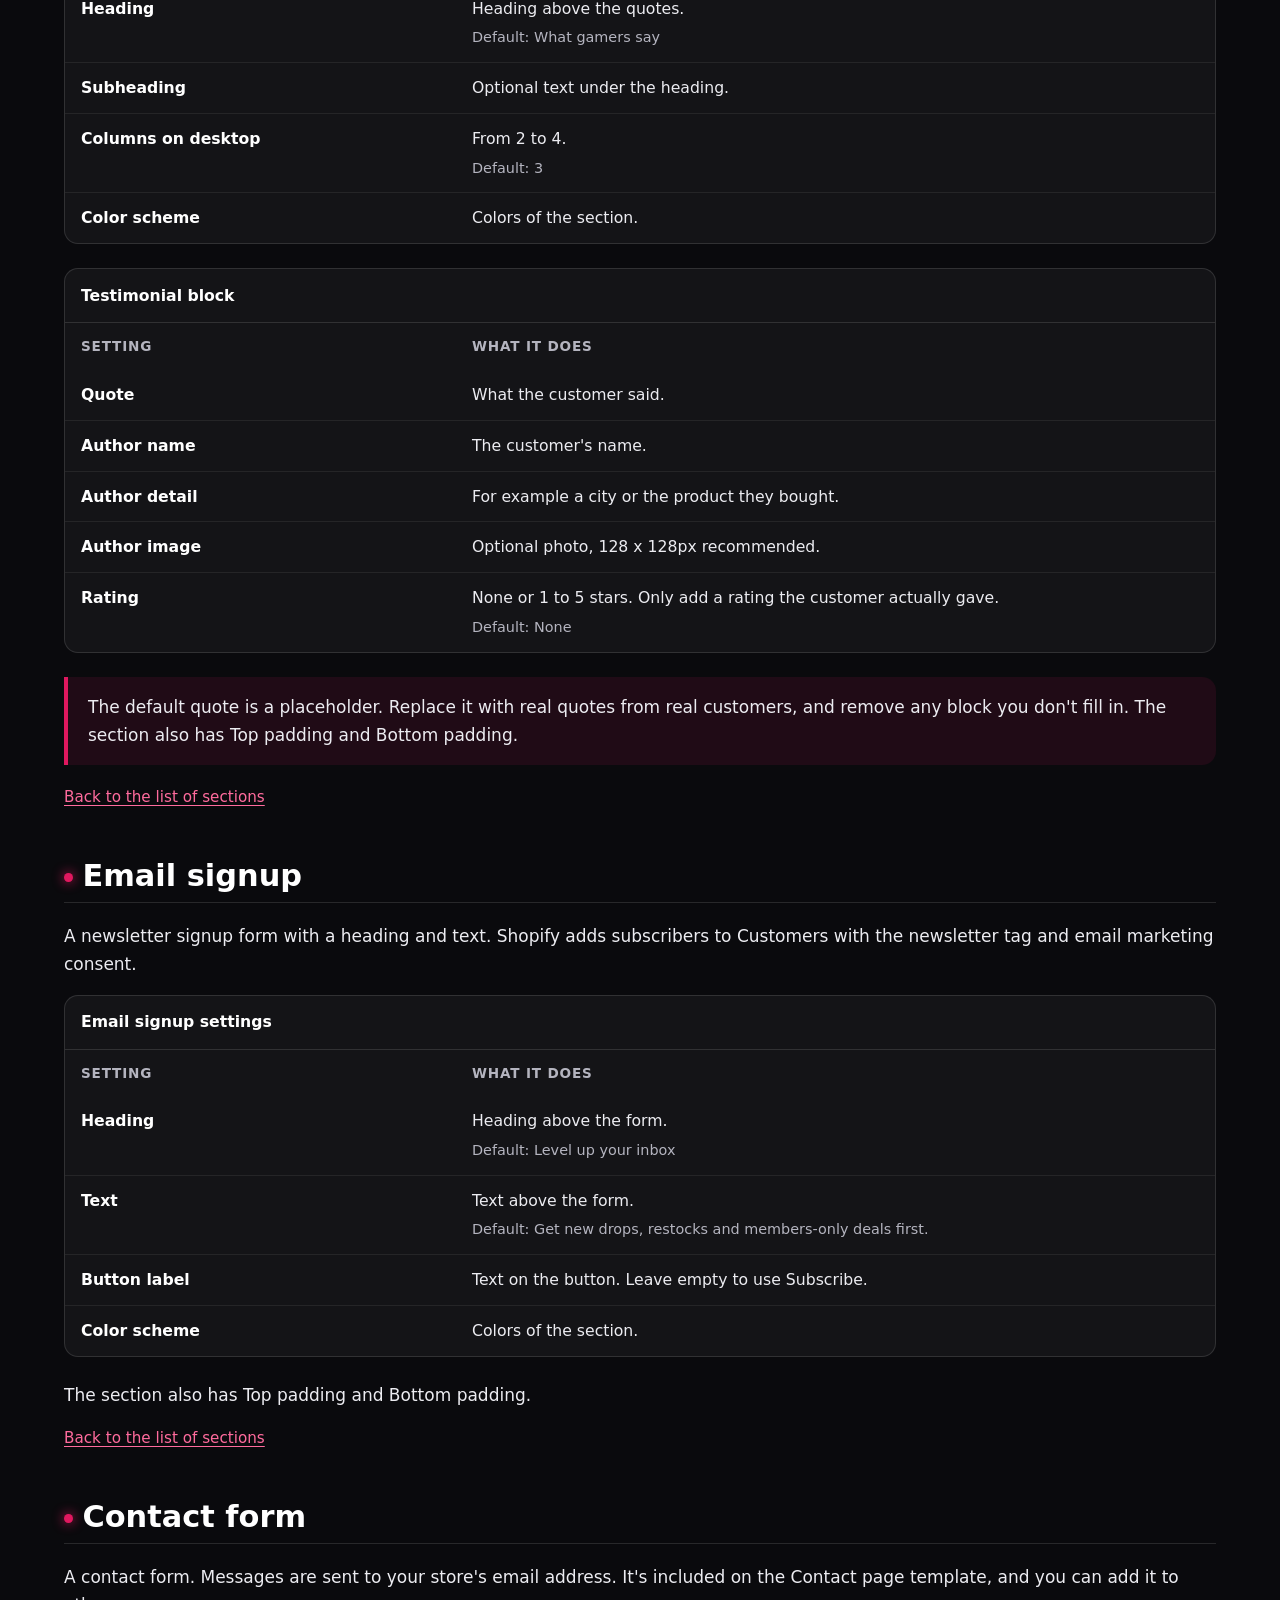
<file: sections.html>
<!doctype html>
<html lang="en">
  <head>
    <meta charset="utf-8">
    <meta name="viewport" content="width=device-width, initial-scale=1">
    <title>Sections and blocks | Glowcore theme docs</title>
    <meta name="description" content="Every Glowcore section and block with its settings as they appear in the Shopify theme editor, from the header and home page sections to the product, cart, collection, search, blog and utility pages.">
    <meta name="theme-color" content="#0a0a0d">
    <link rel="icon" href="assets/favicon.svg" type="image/svg+xml">
    <link rel="stylesheet" href="assets/style.css">
    <script src="assets/site.js"></script>
  </head>
  <body>
    <a class="skip-link" href="#main">Skip to content</a>
    <header class="site-header">
      <div class="container site-header__inner">
        <a class="brand" href="index.html"><span class="brand__mark" aria-hidden="true"></span>Glowcore <span class="brand__docs">docs</span></a>
        <button class="nav-toggle" type="button" aria-expanded="false" aria-controls="site-nav">Menu</button>
        <nav class="site-nav" id="site-nav" aria-label="Main">
          <ul>
          <li><a href="index.html">Home</a></li>
          <li><a href="getting-started.html">Getting started</a></li>
          <li><a href="theme-settings.html">Theme settings</a></li>
          <li><a href="sections.html" aria-current="page">Sections</a></li>
          <li><a href="faq.html">FAQ</a></li>
          <li><a href="support.html">Support</a></li>
          <li><a href="support-policy.html">Support policy</a></li>
          <li><a href="changelog.html">Changelog</a></li>
          </ul>
        </nav>
      </div>
    </header>
    <main id="main" tabindex="-1">
      <div class="container">
      <div class="page-intro">
        <span class="eyebrow">Reference</span>
        <h1>Sections and blocks</h1>
        <p class="lead">What each section and block is for, every setting it has, and tips for using it. Setting names match the theme editor.</p>
      </div>

      <p>Many sections share these settings, so they're described once here:</p>
      <ul>
        <li><strong>Color scheme:</strong> picks one of the color schemes from <a href="theme-settings.html#colors">Theme settings &gt; Colors</a>.</li>
        <li><strong>Top padding</strong> and <strong>Bottom padding</strong> (under <strong>Padding</strong>): space above and below the section, from 0 to 100px in steps of 4px.</li>
        <li><strong>Columns on desktop</strong> and <strong>Columns on mobile</strong>: how many cards or images sit side by side.</li>
      </ul>

      <nav class="panel toc toc--wide" aria-labelledby="toc-heading">
        <h2 id="toc-heading">Sections on this page</h2>
        <ol>
          <li><a href="#header">Header</a></li>
          <li><a href="#announcement-bar">Announcement bar</a></li>
          <li><a href="#video-banner">Video banner</a></li>
          <li><a href="#hero">Hero</a></li>
          <li><a href="#product-carousel">Product carousel</a></li>
          <li><a href="#category-tiles">Category tiles</a></li>
          <li><a href="#trust-bar">Trust bar</a></li>
          <li><a href="#featured-collection">Featured collection</a></li>
          <li><a href="#featured-product">Featured product</a></li>
          <li><a href="#featured-blog">Featured blog</a></li>
          <li><a href="#image-gallery">Image gallery</a></li>
          <li><a href="#before-after">Before and after image</a></li>
          <li><a href="#testimonials">Testimonials</a></li>
          <li><a href="#email-signup">Email signup</a></li>
          <li><a href="#contact-form">Contact form</a></li>
          <li><a href="#apps">Apps</a></li>
          <li><a href="#custom-liquid">Custom Liquid</a></li>
          <li><a href="#custom-section">Custom section</a></li>
          <li><a href="#footer">Footer</a></li>
          <li><a href="#product-page">Product page</a></li>
          <li><a href="#product-blocks">Product blocks</a></li>
          <li><a href="#related-products">Related products</a></li>
          <li><a href="#cart">Cart drawer and cart page</a></li>
          <li><a href="#collection">Collection page</a></li>
          <li><a href="#search">Search</a></li>
          <li><a href="#blog">Blog</a></li>
          <li><a href="#article">Blog post (article)</a></li>
          <li><a href="#page">Page</a></li>
          <li><a href="#list-collections">Collections list</a></li>
          <li><a href="#not-found">404 page</a></li>
          <li><a href="#gift-card">Gift card</a></li>
          <li><a href="#password">Password page</a></li>
        </ol>
      </nav>

      <!-- Header group -->

      <section class="doc-section" aria-labelledby="header">
        <h2 id="header">Header</h2>
        <p>The top of every page: logo, navigation, search, account, country and language selectors and cart. It lives in the header group, with the announcement bar.</p>
        <div class="table-wrap">
          <table class="settings">
            <caption>Header settings</caption>
            <thead><tr><th scope="col">Setting</th><th scope="col">What it does</th></tr></thead>
            <tbody>
              <tr><th scope="row">Logo text</th><td>Text logo in the header. Leave empty to show the store name. A logo image in Theme settings replaces this text.</td></tr>
              <tr><th scope="row">Main menu</th><td>The menu for the header navigation and the mobile menu.<span class="default">Default: Main menu</span></td></tr>
              <tr><th scope="row">Customer account menu</th><td>The links in the account menu that opens from the account icon. The icon shows only when customer accounts are turned on.<span class="default">Default: Customer account main menu</span></td></tr>
              <tr><th colspan="2" scope="colgroup" class="group">Desktop navigation</th></tr>
              <tr><th scope="row">Navigation type</th><td><strong>Dropdown</strong> shows level 2 links in a dropdown with level 3 links indented under them. <strong>Mega menu</strong> shows level 2 links as columns in a full-width panel and supports promo blocks.<span class="default">Default: Dropdown</span></td></tr>
              <tr><th scope="row">Open navigation on hover</th><td>Opens dropdowns and mega menus when the pointer rests on an item. Clicks and the keyboard always work.<span class="default">Default: on</span></td></tr>
              <tr><th scope="row">Hover delay</th><td>Time in milliseconds (ms) the pointer rests on an item before its menu opens, from 0 to 600 ms. Shows when Open navigation on hover is on.<span class="default">Default: 150 ms</span></td></tr>
              <tr><th colspan="2" scope="colgroup" class="group">Country and language selectors</th></tr>
              <tr><th scope="row">Show country selector on desktop</th><td>Adds a compact country and currency selector next to the account and cart icons from 1280px wide.<span class="default">Default: off</span></td></tr>
              <tr><th scope="row">Show language selector on desktop</th><td>Adds a compact language selector next to the account and cart icons from 1280px wide.<span class="default">Default: off</span></td></tr>
            </tbody>
          </table>
        </div>
        <p>Selectors show only when the store has more than one country or language. The mobile menu always includes them.</p>
        <h3>Header blocks</h3>
        <div class="table-wrap">
          <table class="settings">
            <caption>Mega menu promo block</caption>
            <thead><tr><th scope="col">Setting</th><th scope="col">What it does</th></tr></thead>
            <tbody>
              <tr><th scope="row">Menu item</th><td>The exact name of a top-level menu item. The promo shows in that item's mega menu.</td></tr>
              <tr><th scope="row">Image</th><td>Promo image, 4:3 aspect ratio recommended.</td></tr>
              <tr><th scope="row">Heading</th><td>Text over the promo.<span class="default">Default: New arrivals</span></td></tr>
              <tr><th scope="row">Link</th><td>Where the promo links to.</td></tr>
              <tr><th scope="row">Link label</th><td>Text of the promo link.<span class="default">Default: Shop now</span></td></tr>
            </tbody>
          </table>
        </div>
        <div class="table-wrap">
          <table class="settings">
            <caption>Custom Liquid block (header)</caption>
            <thead><tr><th scope="col">Setting</th><th scope="col">What it does</th></tr></thead>
            <tbody>
              <tr><th scope="row">Liquid code</th><td>Shows next to the search and cart icons. Add app snippets or other Liquid code.</td></tr>
            </tbody>
          </table>
        </div>
        <p><strong>Tips:</strong> promo blocks only show with the Mega menu navigation type. Search in the header shows product, collection, article and page suggestions as customers type.</p>
        <p class="back-to-top"><a href="#toc-heading">Back to the list of sections</a></p>
      </section>

      <section class="doc-section" aria-labelledby="announcement-bar">
        <h2 id="announcement-bar">Announcement bar</h2>
        <p>A scrolling bar above the header for short messages, such as your shipping offer. Add up to 6 Announcement blocks. With more than one, a separator sits between the messages. The bar pauses when the pointer is over it or a link in it has keyboard focus, and it stays static for customers who turn on reduced motion. A pause button lets customers stop and restart it with touch or keyboard. Announcement blocks with empty text are skipped in your store. In the theme editor they show the placeholder "Add announcement text".</p>
        <div class="table-wrap">
          <table class="settings">
            <caption>Announcement bar settings</caption>
            <thead><tr><th scope="col">Setting</th><th scope="col">What it does</th></tr></thead>
            <tbody>
              <tr><th scope="row">Show truck icon</th><td>Shows a small truck icon before each announcement.<span class="default">Default: on</span></td></tr>
              <tr><th scope="row">Color scheme</th><td>Colors of the section.</td></tr>
              <tr><th colspan="2" scope="colgroup" class="group">Padding</th></tr>
              <tr><th scope="row">Top padding</th><td>Space above the messages, from 0 to 100px.<span class="default">Default: 0px</span></td></tr>
              <tr><th scope="row">Bottom padding</th><td>Space below the messages, from 0 to 100px.<span class="default">Default: 0px</span></td></tr>
            </tbody>
          </table>
        </div>
        <div class="table-wrap">
          <table class="settings">
            <caption>Announcement block (up to 6 per bar)</caption>
            <thead><tr><th scope="col">Setting</th><th scope="col">What it does</th></tr></thead>
            <tbody>
              <tr><th scope="row">Text</th><td>The message.<span class="default">Default: Welcome to our store</span></td></tr>
              <tr><th scope="row">Link</th><td>Optional page the message links to.</td></tr>
            </tbody>
          </table>
        </div>
        <p class="note note--warn">Replace the default text with your own message. See <a href="getting-started.html#shipping-text">Announcement and trust bar text</a>.</p>
        <p class="back-to-top"><a href="#toc-heading">Back to the list of sections</a></p>
      </section>

      <!-- Home page sections -->

      <section class="doc-section" aria-labelledby="video-banner">
        <h2 id="video-banner">Video banner</h2>
        <p>A full-width banner with a looping, muted background video, a heading and a button. When it's the first section on the home page, its heading is the page's main heading. Until you pick a video, it shows the heading and button on a glow background.</p>
        <div class="table-wrap">
          <table class="settings">
            <caption>Video banner settings</caption>
            <thead><tr><th scope="col">Setting</th><th scope="col">What it does</th></tr></thead>
            <tbody>
              <tr><th scope="row">Video</th><td>The background video. Upload short, muted loops in Content &gt; Files. Plays without sound.</td></tr>
              <tr><th scope="row">Heading</th><td>Main text over the video.<span class="default">Default: Level up your setup</span></td></tr>
              <tr><th scope="row">Subheading</th><td>Supporting text under the heading.<span class="default">Default: RGB gear, pro peripherals and PC parts for every build.</span></td></tr>
              <tr><th scope="row">Button label</th><td>Text on the button. The button shows when both Button label and Button link are filled in.<span class="default">Default: Shop now</span></td></tr>
              <tr><th scope="row">Button link</th><td>Where the button goes.<span class="default">Default: all products (/collections/all)</span></td></tr>
              <tr><th scope="row">Text position</th><td>Left, Center or Right.<span class="default">Default: Left</span></td></tr>
              <tr><th scope="row">Overlay strength</th><td>How much the video is darkened behind the text, from 20 to 90%. Left and right positions keep at least 85% behind the text so it stays readable.<span class="default">Default: 50%</span></td></tr>
              <tr><th scope="row">Height</th><td>Short, Medium or Tall.<span class="default">Default: Medium</span></td></tr>
              <tr><th scope="row">Color scheme</th><td>Colors of the text and button.</td></tr>
            </tbody>
          </table>
        </div>
        <p><strong>Tips:</strong> keep videos short (a few seconds) and small in file size so the page loads fast. Avoid text inside the video itself.</p>
        <p class="back-to-top"><a href="#toc-heading">Back to the list of sections</a></p>
      </section>

      <section class="doc-section" aria-labelledby="hero">
        <h2 id="hero">Hero</h2>
        <p>A large banner with a background image, heading, subheading and button. When it's the first section on the home page, its heading is the page's main heading.</p>
        <div class="table-wrap">
          <table class="settings">
            <caption>Hero settings</caption>
            <thead><tr><th scope="col">Setting</th><th scope="col">What it does</th></tr></thead>
            <tbody>
              <tr><th scope="row">Background image</th><td>The image behind the text.</td></tr>
              <tr><th scope="row">Heading</th><td>Main text.<span class="default">Default: Trending. Fast. Unmissable.</span></td></tr>
              <tr><th scope="row">Subheading</th><td>Supporting text.<span class="default">Default: Discover the products everyone is talking about.</span></td></tr>
              <tr><th scope="row">Button label</th><td>Text on the button.<span class="default">Default: Shop now</span></td></tr>
              <tr><th scope="row">Button link</th><td>Where the button goes.</td></tr>
              <tr><th scope="row">Color scheme</th><td>Colors of the section.</td></tr>
            </tbody>
          </table>
        </div>
        <p>The section also has Top padding and Bottom padding.</p>
        <p class="back-to-top"><a href="#toc-heading">Back to the list of sections</a></p>
      </section>

      <section class="doc-section" aria-labelledby="product-carousel">
        <h2 id="product-carousel">Product carousel</h2>
        <p>A continuously scrolling row of product cards from one collection, with previous and next arrows. It pauses on hover and stops moving for customers who turn on reduced motion. On touch screens the row does not scroll on its own: customers swipe it and it snaps to each card, and the arrows move one card at a time. On desktop, customers can also drag it with the mouse or swipe it with a trackpad. You can add it more than once, for example for trending products and new arrivals.</p>
        <div class="table-wrap">
          <table class="settings">
            <caption>Product carousel settings</caption>
            <thead><tr><th scope="col">Setting</th><th scope="col">What it does</th></tr></thead>
            <tbody>
              <tr><th scope="row">Heading</th><td>Heading above the carousel.<span class="default">Default: Trending now</span></td></tr>
              <tr><th scope="row">Collection</th><td>The collection the products come from.</td></tr>
              <tr><th scope="row">Show "View all" button</th><td>Links to the selected collection.<span class="default">Default: on</span></td></tr>
              <tr><th scope="row">Products to show</th><td>From 4 to 20 products.<span class="default">Default: 10</span></td></tr>
              <tr><th scope="row">Color scheme</th><td>Colors of the section.</td></tr>
            </tbody>
          </table>
        </div>
        <p>The section also has Top padding and Bottom padding.</p>
        <p class="back-to-top"><a href="#toc-heading">Back to the list of sections</a></p>
      </section>

      <section class="doc-section" aria-labelledby="category-tiles">
        <h2 id="category-tiles">Category tiles</h2>
        <p>Large image tiles that link to your main collections, such as Keyboards, Headsets and PC parts. Add one Tile block per collection. Rows that aren't full are centered. A tile with no image shows a glowing placeholder.</p>
        <div class="table-wrap">
          <table class="settings">
            <caption>Category tiles settings</caption>
            <thead><tr><th scope="col">Setting</th><th scope="col">What it does</th></tr></thead>
            <tbody>
              <tr><th scope="row">Heading</th><td>Heading above the tiles.<span class="default">Default: Shop by category</span></td></tr>
              <tr><th scope="row">Color scheme</th><td>Colors of the section.</td></tr>
            </tbody>
          </table>
        </div>
        <div class="table-wrap">
          <table class="settings">
            <caption>Tile block</caption>
            <thead><tr><th scope="col">Setting</th><th scope="col">What it does</th></tr></thead>
            <tbody>
              <tr><th scope="row">Collection</th><td>The collection the tile links to. Its image and name are used by default.</td></tr>
              <tr><th scope="row">Custom image</th><td>Optional. Replaces the collection image. 3:4 aspect ratio recommended.</td></tr>
              <tr><th scope="row">Custom label</th><td>Optional. Replaces the collection name.</td></tr>
            </tbody>
          </table>
        </div>
        <p>The section also has Top padding and Bottom padding.</p>
        <p class="back-to-top"><a href="#toc-heading">Back to the list of sections</a></p>
      </section>

      <section class="doc-section" aria-labelledby="trust-bar">
        <h2 id="trust-bar">Trust bar</h2>
        <p>A row of short promises with icons, such as shipping, secure checkout, returns and support. Add one Trust item block per promise. Rows that aren't full are centered.</p>
        <div class="table-wrap">
          <table class="settings">
            <caption>Trust bar settings</caption>
            <thead><tr><th scope="col">Setting</th><th scope="col">What it does</th></tr></thead>
            <tbody>
              <tr><th scope="row">Color scheme</th><td>Colors of the section.</td></tr>
            </tbody>
          </table>
        </div>
        <p>The section also has Top padding and Bottom padding.</p>
        <div class="table-wrap">
          <table class="settings">
            <caption>Trust item block</caption>
            <thead><tr><th scope="col">Setting</th><th scope="col">What it does</th></tr></thead>
            <tbody>
              <tr><th scope="row">Icon</th><td>Shipping, Secure checkout, Returns or Support.<span class="default">Default: Shipping</span></td></tr>
              <tr><th scope="row">Heading</th><td>The promise.<span class="default">Default: Shipping options</span></td></tr>
              <tr><th scope="row">Subheading</th><td>A short detail.<span class="default">Default: See delivery options at checkout</span></td></tr>
            </tbody>
          </table>
        </div>
        <p class="note note--warn">Only list promises your store keeps. Match the text to your shipping, returns and support policies.</p>
        <p class="back-to-top"><a href="#toc-heading">Back to the list of sections</a></p>
      </section>

      <section class="doc-section" aria-labelledby="featured-collection">
        <h2 id="featured-collection">Featured collection</h2>
        <p>A grid of product cards from one collection. The section stays hidden on the storefront until the collection has products.</p>
        <div class="table-wrap">
          <table class="settings">
            <caption>Featured collection settings</caption>
            <thead><tr><th scope="col">Setting</th><th scope="col">What it does</th></tr></thead>
            <tbody>
              <tr><th scope="row">Heading</th><td>Heading above the grid.<span class="default">Default: Featured picks</span></td></tr>
              <tr><th scope="row">Subheading</th><td>Optional text under the heading.</td></tr>
              <tr><th scope="row">Collection</th><td>The collection the products come from.</td></tr>
              <tr><th scope="row">Products to show</th><td>4, 8 or 12 products.<span class="default">Default: 8</span></td></tr>
              <tr><th scope="row">Show "View all" button</th><td>Adds a button to the full collection.<span class="default">Default: on</span></td></tr>
              <tr><th scope="row">Color scheme</th><td>Colors of the section.</td></tr>
            </tbody>
          </table>
        </div>
        <p>The section also has Top padding and Bottom padding.</p>
        <p class="back-to-top"><a href="#toc-heading">Back to the list of sections</a></p>
      </section>

      <section class="doc-section" aria-labelledby="featured-product">
        <h2 id="featured-product">Featured product</h2>
        <p>One product with its media and buy options, on any page. It uses the same blocks as the product page, except Complementary products, and supports app blocks.</p>
        <div class="table-wrap">
          <table class="settings">
            <caption>Featured product settings</caption>
            <thead><tr><th scope="col">Setting</th><th scope="col">What it does</th></tr></thead>
            <tbody>
              <tr><th scope="row">Product</th><td>The product to show.</td></tr>
              <tr><th scope="row">Color scheme</th><td>Colors of the section.</td></tr>
              <tr><th scope="row">Desktop media width</th><td>Small, Medium or Large. Media is always full width on mobile.<span class="default">Default: Large</span></td></tr>
              <tr><th scope="row">Enable image zoom</th><td>Opens images in a full-screen viewer when clicked.<span class="default">Default: on</span></td></tr>
              <tr><th scope="row">Show link to product page</th><td>Adds a link to the full product page below the product information.<span class="default">Default: on</span></td></tr>
            </tbody>
          </table>
        </div>
        <p>Block settings are described in <a href="#product-blocks">Product blocks</a>. In this section, the Product rating block's <strong>Link to reviews</strong> setting links to the element with the ID reviews on the product page, for example a reviews app block.</p>
        <p class="back-to-top"><a href="#toc-heading">Back to the list of sections</a></p>
      </section>

      <section class="doc-section" aria-labelledby="featured-blog">
        <h2 id="featured-blog">Featured blog</h2>
        <p>The latest posts from one blog as cards, for the home page or any other page.</p>
        <div class="table-wrap">
          <table class="settings">
            <caption>Featured blog settings</caption>
            <thead><tr><th scope="col">Setting</th><th scope="col">What it does</th></tr></thead>
            <tbody>
              <tr><th scope="row">Heading</th><td>Heading above the posts.<span class="default">Default: From the blog</span></td></tr>
              <tr><th scope="row">Subheading</th><td>Optional text under the heading.</td></tr>
              <tr><th scope="row">Blog</th><td>The blog the posts come from.</td></tr>
              <tr><th scope="row">Number of posts</th><td>From 1 to 12 posts.<span class="default">Default: 3</span></td></tr>
              <tr><th scope="row">Columns on desktop</th><td>From 2 to 4.<span class="default">Default: 3</span></td></tr>
              <tr><th colspan="2" scope="colgroup" class="group">Post cards</th></tr>
              <tr><th scope="row">Show featured image</th><td>Shows each post's featured image.<span class="default">Default: on</span></td></tr>
              <tr><th scope="row">Image ratio</th><td>Landscape, Square, Portrait or Adapt to image.<span class="default">Default: Landscape</span></td></tr>
              <tr><th scope="row">Show date</th><td>Shows the publish date.<span class="default">Default: on</span></td></tr>
              <tr><th scope="row">Show author</th><td>Shows the author's name.<span class="default">Default: off</span></td></tr>
              <tr><th scope="row">Show excerpt</th><td>Shows the post excerpt, or the start of the post.<span class="default">Default: on</span></td></tr>
              <tr><th scope="row">Show "View all" button</th><td>Adds a button to the blog.<span class="default">Default: on</span></td></tr>
              <tr><th scope="row">Color scheme</th><td>Colors of the section.</td></tr>
            </tbody>
          </table>
        </div>
        <p>The section also has Top padding and Bottom padding.</p>
        <p class="back-to-top"><a href="#toc-heading">Back to the list of sections</a></p>
      </section>

      <section class="doc-section" aria-labelledby="image-gallery">
        <h2 id="image-gallery">Image gallery</h2>
        <p>A grid of your own images, such as customer setups or products in use. Each image can link to a page or a product. Each tile shows its caption, or the product title and price, below the image. Sale prices show the compare-at price. This section uses images you upload. It isn't connected to Instagram. Rows that aren't full are centered. An Image block with no image shows a glowing placeholder in the theme editor and is hidden in your store.</p>
        <div class="table-wrap">
          <table class="settings">
            <caption>Image gallery settings</caption>
            <thead><tr><th scope="col">Setting</th><th scope="col">What it does</th></tr></thead>
            <tbody>
              <tr><th scope="row">Heading</th><td>Heading above the grid.<span class="default">Default: Find your glow</span></td></tr>
              <tr><th scope="row">Subheading</th><td>Text under the heading.<span class="default">Default: Gear that lights up every corner of your setup</span></td></tr>
              <tr><th colspan="2" scope="colgroup" class="group">Layout</th></tr>
              <tr><th scope="row">Columns on desktop</th><td>From 3 to 6.<span class="default">Default: 4</span></td></tr>
              <tr><th scope="row">Columns on mobile</th><td>2 or 3.<span class="default">Default: 2</span></td></tr>
              <tr><th scope="row">Image ratio</th><td>Square, Portrait or Natural (each image's own shape).<span class="default">Default: Square</span></td></tr>
              <tr><th scope="row">Spacing between images</th><td>From 0 to 32px.<span class="default">Default: 12px</span></td></tr>
              <tr><th scope="row">Color scheme</th><td>Colors of the section.</td></tr>
            </tbody>
          </table>
        </div>
        <div class="table-wrap">
          <table class="settings">
            <caption>Image block</caption>
            <thead><tr><th scope="col">Setting</th><th scope="col">What it does</th></tr></thead>
            <tbody>
              <tr><th scope="row">Image</th><td>The image.</td></tr>
              <tr><th scope="row">Caption</th><td>Optional caption. Also used as alt text when the image has none.</td></tr>
              <tr><th scope="row">Link</th><td>Optional page the image links to.</td></tr>
              <tr><th scope="row">Product</th><td>Shows the product title and price below the image and links the tile to the product. The caption replaces the product title when filled in. Replaces the link.</td></tr>
            </tbody>
          </table>
        </div>
        <p><strong>Tips:</strong> only use images you have permission to use. Add alt text to each image in <strong>Content &gt; Files</strong>. The section also has Top padding and Bottom padding.</p>
        <p class="back-to-top"><a href="#toc-heading">Back to the list of sections</a></p>
      </section>

      <section class="doc-section" aria-labelledby="before-after">
        <h2 id="before-after">Before and after image</h2>
        <p>Two images on top of each other with a divider that visitors drag to compare them, for example a stock desk and the same desk with a full RGB setup. Visitors can drag or tap anywhere on the images with a mouse, finger or pen, or use the arrow keys. On phones, swiping up and down still scrolls the page. Add it from the <strong>Banners</strong> category.</p>
        <div class="table-wrap">
          <table class="settings">
            <caption>Before and after image settings</caption>
            <thead><tr><th scope="col">Setting</th><th scope="col">What it does</th></tr></thead>
            <tbody>
              <tr><th scope="row">Heading</th><td>Heading above the images.<span class="default">Default: See the upgrade</span></td></tr>
              <tr><th scope="row">Text</th><td>Optional text under the heading.</td></tr>
              <tr><th colspan="2" scope="colgroup" class="group">Images</th></tr>
              <tr><th scope="row">Before image</th><td>Shown on the left side of the divider. Set a focal point to keep the subject in view.</td></tr>
              <tr><th scope="row">After image</th><td>Appears under the before image, at the same size and ratio. Shown on the right side of the divider.</td></tr>
              <tr><th scope="row">Image ratio</th><td>Adapt to before image, 16:9, 4:3 or Square. Both images are cropped to this ratio and never stretched.<span class="default">Default: 16:9</span></td></tr>
              <tr><th colspan="2" scope="colgroup" class="group">Slider</th></tr>
              <tr><th scope="row">Starting position</th><td>How much of the before image shows when the page loads, from 10 to 90%.<span class="default">Default: 50%</span></td></tr>
              <tr><th scope="row">Show labels</th><td>Shows the labels as small pills in the top corners. A label hides when the divider covers it.<span class="default">Default: On</span></td></tr>
              <tr><th scope="row">Before label</th><td>Label in the top left corner.<span class="default">Default: Before</span></td></tr>
              <tr><th scope="row">After label</th><td>Label in the top right corner.<span class="default">Default: After</span></td></tr>
              <tr><th scope="row">Show hint animation</th><td>Moves the slider a little once when the section comes into view. Never plays for visitors who prefer reduced motion, or after a visitor moves the slider.<span class="default">Default: On</span></td></tr>
              <tr><th colspan="2" scope="colgroup" class="group">Button</th></tr>
              <tr><th scope="row">Button label</th><td>Optional button under the images. Leave empty to hide the button.</td></tr>
              <tr><th scope="row">Button link</th><td>Page the button links to. The button only shows when it has a label and a link.</td></tr>
              <tr><th scope="row">Color scheme</th><td>Colors of the section.</td></tr>
            </tbody>
          </table>
        </div>
        <p><strong>Tips:</strong> use two photos taken from the same spot so the comparison lines up. Add alt text to each image in <strong>Content &gt; Files</strong>. Without alt text, the labels are used. The section only shows in your store when both images are selected. The section also has Top padding and Bottom padding.</p>
        <p class="back-to-top"><a href="#toc-heading">Back to the list of sections</a></p>
      </section>

      <section class="doc-section" aria-labelledby="testimonials">
        <h2 id="testimonials">Testimonials</h2>
        <p>Quotes from your customers in cards. On mobile the cards scroll sideways with arrow buttons named "Previous testimonial" and "Next testimonial". The cards never move on their own. Each click moves one card. Rows that aren't full are centered.</p>
        <div class="table-wrap">
          <table class="settings">
            <caption>Testimonials settings</caption>
            <thead><tr><th scope="col">Setting</th><th scope="col">What it does</th></tr></thead>
            <tbody>
              <tr><th scope="row">Heading</th><td>Heading above the quotes.<span class="default">Default: What gamers say</span></td></tr>
              <tr><th scope="row">Subheading</th><td>Optional text under the heading.</td></tr>
              <tr><th scope="row">Columns on desktop</th><td>From 2 to 4.<span class="default">Default: 3</span></td></tr>
              <tr><th scope="row">Color scheme</th><td>Colors of the section.</td></tr>
            </tbody>
          </table>
        </div>
        <div class="table-wrap">
          <table class="settings">
            <caption>Testimonial block</caption>
            <thead><tr><th scope="col">Setting</th><th scope="col">What it does</th></tr></thead>
            <tbody>
              <tr><th scope="row">Quote</th><td>What the customer said.</td></tr>
              <tr><th scope="row">Author name</th><td>The customer's name.</td></tr>
              <tr><th scope="row">Author detail</th><td>For example a city or the product they bought.</td></tr>
              <tr><th scope="row">Author image</th><td>Optional photo, 128 x 128px recommended.</td></tr>
              <tr><th scope="row">Rating</th><td>None or 1 to 5 stars. Only add a rating the customer actually gave.<span class="default">Default: None</span></td></tr>
            </tbody>
          </table>
        </div>
        <p class="note note--warn">The default quote is a placeholder. Replace it with real quotes from real customers, and remove any block you don't fill in. The section also has Top padding and Bottom padding.</p>
        <p class="back-to-top"><a href="#toc-heading">Back to the list of sections</a></p>
      </section>

      <section class="doc-section" aria-labelledby="email-signup">
        <h2 id="email-signup">Email signup</h2>
        <p>A newsletter signup form with a heading and text. Shopify adds subscribers to Customers with the newsletter tag and email marketing consent.</p>
        <div class="table-wrap">
          <table class="settings">
            <caption>Email signup settings</caption>
            <thead><tr><th scope="col">Setting</th><th scope="col">What it does</th></tr></thead>
            <tbody>
              <tr><th scope="row">Heading</th><td>Heading above the form.<span class="default">Default: Level up your inbox</span></td></tr>
              <tr><th scope="row">Text</th><td>Text above the form.<span class="default">Default: Get new drops, restocks and members-only deals first.</span></td></tr>
              <tr><th scope="row">Button label</th><td>Text on the button. Leave empty to use Subscribe.</td></tr>
              <tr><th scope="row">Color scheme</th><td>Colors of the section.</td></tr>
            </tbody>
          </table>
        </div>
        <p>The section also has Top padding and Bottom padding.</p>
        <p class="back-to-top"><a href="#toc-heading">Back to the list of sections</a></p>
      </section>

      <section class="doc-section" aria-labelledby="contact-form">
        <h2 id="contact-form">Contact form</h2>
        <p>A contact form. Messages are sent to your store's email address. It's included on the Contact page template, and you can add it to other pages.</p>
        <div class="table-wrap">
          <table class="settings">
            <caption>Contact form settings</caption>
            <thead><tr><th scope="col">Setting</th><th scope="col">What it does</th></tr></thead>
            <tbody>
              <tr><th scope="row">Heading</th><td>Heading above the form.<span class="default">Default: Get in touch</span></td></tr>
              <tr><th scope="row">Color scheme</th><td>Colors of the section.</td></tr>
            </tbody>
          </table>
        </div>
        <p><strong>Tip:</strong> to use it, create a page in <strong>Online Store &gt; Pages</strong> and choose the <strong>contact</strong> template for it.</p>
        <p class="back-to-top"><a href="#toc-heading">Back to the list of sections</a></p>
      </section>

      <section class="doc-section" aria-labelledby="apps">
        <h2 id="apps">Apps</h2>
        <p>A section that holds app blocks from the apps you install, such as a reviews widget. It works on every page.</p>
        <div class="table-wrap">
          <table class="settings">
            <caption>Apps settings</caption>
            <thead><tr><th scope="col">Setting</th><th scope="col">What it does</th></tr></thead>
            <tbody>
              <tr><th scope="row">Make section margins the same as the theme</th><td>On: the app content uses the theme's page width. Off: it uses the full width of the screen.<span class="default">Default: on</span></td></tr>
              <tr><th scope="row">Color scheme</th><td>Colors behind the app content.</td></tr>
            </tbody>
          </table>
        </div>
        <p>The section also has Top padding and Bottom padding. Apps control their own blocks' settings.</p>
        <p class="back-to-top"><a href="#toc-heading">Back to the list of sections</a></p>
      </section>

      <section class="doc-section" aria-labelledby="custom-liquid">
        <h2 id="custom-liquid">Custom Liquid</h2>
        <p>Adds your own Liquid, HTML or app snippet code as a section, on any page.</p>
        <div class="table-wrap">
          <table class="settings">
            <caption>Custom Liquid settings</caption>
            <thead><tr><th scope="col">Setting</th><th scope="col">What it does</th></tr></thead>
            <tbody>
              <tr><th scope="row">Liquid code</th><td>Add app snippets or other Liquid code to create advanced customizations.</td></tr>
              <tr><th scope="row">Color scheme</th><td>Colors of the section.</td></tr>
            </tbody>
          </table>
        </div>
        <p>The section also has Top padding and Bottom padding. A <strong>Custom Liquid</strong> block with a <strong>Liquid code</strong> field is also available in the header, footer, product information, featured product, collection, cart footer, page, Custom section and Group.</p>
        <p class="note note--warn">Code you add here isn't covered by theme support. See the <a href="support-policy.html">support policy</a>.</p>
        <p class="back-to-top"><a href="#toc-heading">Back to the list of sections</a></p>
      </section>

      <section class="doc-section" aria-labelledby="custom-section">
        <h2 id="custom-section">Custom section</h2>
        <p>A flexible section you build from blocks: Text, Group and Custom Liquid, plus app blocks.</p>
        <div class="table-wrap">
          <table class="settings">
            <caption>Custom section settings</caption>
            <thead><tr><th scope="col">Setting</th><th scope="col">What it does</th></tr></thead>
            <tbody>
              <tr><th scope="row">Background</th><td>Optional background image.</td></tr>
            </tbody>
          </table>
        </div>
        <div class="table-wrap">
          <table class="settings">
            <caption>Text block</caption>
            <thead><tr><th scope="col">Setting</th><th scope="col">What it does</th></tr></thead>
            <tbody>
              <tr><th scope="row">Text</th><td>The text.</td></tr>
              <tr><th scope="row">Text style</th><td>Heading, Subheading or Body text.<span class="default">Default: Heading</span></td></tr>
              <tr><th scope="row">Alignment</th><td>Left, center or right.<span class="default">Default: Left</span></td></tr>
            </tbody>
          </table>
        </div>
        <div class="table-wrap">
          <table class="settings">
            <caption>Group block (added as Column or Row)</caption>
            <thead><tr><th scope="col">Setting</th><th scope="col">What it does</th></tr></thead>
            <tbody>
              <tr><th scope="row">Layout direction</th><td>Horizontal places the blocks inside side by side, Vertical stacks them.<span class="default">Default: Vertical</span></td></tr>
              <tr><th scope="row">Alignment</th><td>Left, Center or Right. Shows when Layout direction is Vertical.<span class="default">Default: Left</span></td></tr>
              <tr><th scope="row">Padding</th><td>Space inside the group, from 0 to 200px.<span class="default">Default: 0px</span></td></tr>
            </tbody>
          </table>
        </div>
        <p>Groups can hold other blocks, including other groups.</p>
        <p class="back-to-top"><a href="#toc-heading">Back to the list of sections</a></p>
      </section>

      <!-- Footer -->

      <section class="doc-section" aria-labelledby="footer">
        <h2 id="footer">Footer</h2>
        <p>The bottom of every page. Add blocks for menus, text, your brand, email signup, social media icons and Custom Liquid. The blocks sit in a glass panel, side by side on desktop up to the maximum number of columns, with neon dividers between columns. The column with the Brand block is wider. A last row of blocks that isn't full is centered. Below the panel, the bottom bar shows the country and language selectors and the Follow on Shop button, the copyright line with the Powered by Shopify link and policy links, and the payment icons. On mobile, menu blocks become accordions.</p>
        <div class="table-wrap">
          <table class="settings">
            <caption>Footer settings</caption>
            <thead><tr><th scope="col">Setting</th><th scope="col">What it does</th></tr></thead>
            <tbody>
              <tr><th scope="row">Color scheme</th><td>Colors of the footer.</td></tr>
              <tr><th scope="row">Maximum columns on desktop</th><td>Maximum number of blocks side by side on desktop, from 2 to 6. Fewer blocks use fewer columns.<span class="default">Default: 4</span></td></tr>
              <tr><th colspan="2" scope="colgroup" class="group">Social media icons</th></tr>
              <tr><th scope="row">Show social media icons</th><td>Shows your social media icons in the footer. Add social media links in Theme settings &gt; Social media. Nothing shows if no links are filled in.<span class="default">Default: on</span></td></tr>
              <tr><th scope="row">Position</th><td>Where the icons show: <strong>Brand column</strong> (below the Brand block's text) or <strong>Bottom bar</strong> (above the selectors and copyright line). Shows only when Show social media icons is on. The brand column needs a Brand block. Without one, icons show in the bottom bar. On mobile, icons always show above the bottom bar.<span class="default">Default: Brand column</span></td></tr>
              <tr><th colspan="2" scope="colgroup" class="group">Bottom bar</th></tr>
              <tr><th scope="row">Show country selector</th><td>Shows only when the store sells to more than one country or region in Markets.<span class="default">Default: on</span></td></tr>
              <tr><th scope="row">Show language selector</th><td>Shows only when the store has more than one published language.<span class="default">Default: on</span></td></tr>
              <tr><th scope="row">Show Follow on Shop button</th><td>Lets customers follow your store in the Shop app. Requires Shop Pay and the Shop channel.<span class="default">Default: on</span></td></tr>
              <tr><th scope="row">Show payment icons</th><td>Shows the icons of the payment methods your store accepts.<span class="default">Default: on</span></td></tr>
              <tr><th scope="row">Show policy links</th><td>Links to your policies. Add policies in Settings &gt; Policies.<span class="default">Default: on</span></td></tr>
              <tr><th scope="row">Show Powered by Shopify link</th><td>Adds the Powered by Shopify link after the copyright.<span class="default">Default: on</span></td></tr>
            </tbody>
          </table>
        </div>
        <p>The section also has Top padding and Bottom padding. The copyright line with the year and your store name always shows.</p>
        <h3>Footer blocks</h3>
        <div class="table-wrap">
          <table class="settings">
            <caption>Footer menu block</caption>
            <thead><tr><th scope="col">Setting</th><th scope="col">What it does</th></tr></thead>
            <tbody>
              <tr><th scope="row">Heading</th><td>Leave empty to use the menu title.</td></tr>
              <tr><th scope="row">Footer menu</th><td>The menu to show.<span class="default">Default: Footer menu</span></td></tr>
            </tbody>
          </table>
        </div>
        <div class="table-wrap">
          <table class="settings">
            <caption>Text block (footer)</caption>
            <thead><tr><th scope="col">Setting</th><th scope="col">What it does</th></tr></thead>
            <tbody>
              <tr><th scope="row">Heading</th><td>Heading of the column.<span class="default">Default: About us</span></td></tr>
              <tr><th scope="row">Text</th><td>Your story, store hours or contact details.</td></tr>
            </tbody>
          </table>
        </div>
        <div class="table-wrap">
          <table class="settings">
            <caption>Brand block</caption>
            <thead><tr><th scope="col">Setting</th><th scope="col">What it does</th></tr></thead>
            <tbody>
              <tr><th scope="row">Logo</th><td>Leave empty to use the logo from Theme settings, or the store name.</td></tr>
              <tr><th scope="row">Logo width</th><td>From 60 to 250px.<span class="default">Default: 140px</span></td></tr>
              <tr><th scope="row">Text</th><td>A short line about your store.<span class="default">Default: Gaming and tech gear that glows.</span></td></tr>
            </tbody>
          </table>
        </div>
        <div class="table-wrap">
          <table class="settings">
            <caption>Email signup block</caption>
            <thead><tr><th scope="col">Setting</th><th scope="col">What it does</th></tr></thead>
            <tbody>
              <tr><th scope="row">Heading</th><td>Heading of the column.<span class="default">Default: Join the squad</span></td></tr>
              <tr><th scope="row">Text</th><td>Text above the form.<span class="default">Default: Drops, restocks and deals, straight to your inbox.</span></td></tr>
            </tbody>
          </table>
        </div>
        <div class="table-wrap">
          <table class="settings">
            <caption>Social media icons block</caption>
            <thead><tr><th scope="col">Setting</th><th scope="col">What it does</th></tr></thead>
            <tbody>
              <tr><th scope="row">Heading</th><td>Heading of the column.<span class="default">Default: Follow us</span></td></tr>
            </tbody>
          </table>
        </div>
        <p>Add social media links in <a href="theme-settings.html#social-media">Theme settings &gt; Social media</a>. The Social media icons block and the <strong>Show social media icons</strong> setting use the same round icon buttons, and each icon shows only when its link is filled in. Links open in a new window. A newly added footer no longer includes a Social media icons block by default. If you add one, you can turn off <strong>Show social media icons</strong> so the icons don't show twice. The footer also has a Custom Liquid block.</p>
        <p class="back-to-top"><a href="#toc-heading">Back to the list of sections</a></p>
      </section>

      <!-- Product page -->

      <section class="doc-section" aria-labelledby="product-page">
        <h2 id="product-page">Product page</h2>
        <p>The <strong>Product information</strong> section shows the product's media gallery next to its details. The gallery supports images, videos, YouTube and Vimeo videos and 3D models, with thumbnails, arrows and swiping. When a customer picks a variant, that variant's media moves to the front.</p>
        <div class="table-wrap">
          <table class="settings">
            <caption>Product information settings</caption>
            <thead><tr><th scope="col">Setting</th><th scope="col">What it does</th></tr></thead>
            <tbody>
              <tr><th scope="row">Color scheme</th><td>Colors of the section.</td></tr>
              <tr><th scope="row">Desktop media width</th><td>Small, Medium or Large. Media is always full width on mobile.<span class="default">Default: Large</span></td></tr>
              <tr><th scope="row">Enable image zoom</th><td>Opens images in a full-screen viewer when clicked.<span class="default">Default: on</span></td></tr>
            </tbody>
          </table>
        </div>
        <p>The details column is built from the 20 blocks below plus app blocks. Drag them to change the order. The gift card product template (<code>product.gift-card</code>) uses the same section.</p>
        <p class="back-to-top"><a href="#toc-heading">Back to the list of sections</a></p>
      </section>

      <section class="doc-section" aria-labelledby="product-blocks">
        <h2 id="product-blocks">Product blocks</h2>
        <p>These blocks are used by Product information and Featured product. Blocks without settings are listed with what they show.</p>
        <div class="table-wrap">
          <table class="settings">
            <caption>All 20 product blocks</caption>
            <thead><tr><th scope="col">Block and settings</th><th scope="col">What it does</th></tr></thead>
            <tbody>
              <tr><th colspan="2" scope="colgroup" class="group">1. Title</th></tr>
              <tr><th scope="row">Title</th><td>The full product title. It's the page's main heading. No settings.</td></tr>
              <tr><th colspan="2" scope="colgroup" class="group">2. Vendor</th></tr>
              <tr><th scope="row">Vendor</th><td>The product's vendor or brand. No settings.</td></tr>
              <tr><th colspan="2" scope="colgroup" class="group">3. Text</th></tr>
              <tr><th scope="row">Text</th><td>Short text, such as a highlight or a note. Can include bold, italic and links.<span class="default">Default: Text block</span></td></tr>
              <tr><th scope="row">Text style</th><td>Body text, Subheading or Uppercase. Subheading shows muted, larger text. Uppercase shows small, spaced capitals.<span class="default">Default: Body text</span></td></tr>
              <tr><th colspan="2" scope="colgroup" class="group">4. Price</th></tr>
              <tr><th scope="row">Show tax and shipping information</th><td>Shows whether taxes are included and that shipping is calculated at checkout, with a link to your shipping policy when you have one. The price also shows the compare-at price and the unit price when they're set.<span class="default">Default: on</span></td></tr>
              <tr><th colspan="2" scope="colgroup" class="group">5. Variant picker</th></tr>
              <tr><th scope="row">Style</th><td>Buttons show every option at once. Dropdown saves space when a product has many options. Sold out and unavailable options are marked.<span class="default">Default: Buttons</span></td></tr>
              <tr><th scope="row">Show swatches</th><td>Uses the swatch color or image set on each option value in the product admin. See <a href="faq.html#swatches">swatches</a>.<span class="default">Default: on</span></td></tr>
              <tr><th colspan="2" scope="colgroup" class="group">6. Quantity selector</th></tr>
              <tr><th scope="row">Quantity selector</th><td>Lets customers choose a quantity. Follows quantity rules (minimum, maximum and increment) and lists volume pricing when you set them up. No settings.</td></tr>
              <tr><th colspan="2" scope="colgroup" class="group">7. Buy buttons</th></tr>
              <tr><th scope="row">Show dynamic checkout buttons</th><td>Customers see their preferred payment option, like PayPal or Apple Pay. Gift cards never show these buttons. The block also shows the Add to cart button and the Shop Pay Installments message when it's available.<span class="default">Default: on</span></td></tr>
              <tr><th colspan="2" scope="colgroup" class="group">8. Purchase options</th></tr>
              <tr><th scope="row">Purchase options</th><td>Shows subscription options when the product has selling plans from a subscription app. No settings.</td></tr>
              <tr><th colspan="2" scope="colgroup" class="group">9. Pickup availability</th></tr>
              <tr><th scope="row">Pickup availability</th><td>Shows whether the selected variant can be picked up at your locations. Shows only when local pickup is set up in Settings &gt; Shipping and delivery. No settings.</td></tr>
              <tr><th colspan="2" scope="colgroup" class="group">10. Gift card recipient form</th></tr>
              <tr><th scope="row">Gift card recipient form</th><td>Lets customers send a gift card to someone else, with recipient email, name, message and send date. Only shows on gift card products. No settings.</td></tr>
              <tr><th colspan="2" scope="colgroup" class="group">11. Description</th></tr>
              <tr><th scope="row">Description</th><td>The product description from the product admin. No settings.</td></tr>
              <tr><th colspan="2" scope="colgroup" class="group">12. Collapsible tab</th></tr>
              <tr><th scope="row">Heading</th><td>Heading of the tab.<span class="default">Default: Collapsible tab</span></td></tr>
              <tr><th scope="row">Content</th><td>Text inside the tab, such as specs or shipping details.</td></tr>
              <tr><th scope="row">Page content</th><td>Replaces the content above when selected. Use a page to share the same text across many products.</td></tr>
              <tr><th colspan="2" scope="colgroup" class="group">13. SKU</th></tr>
              <tr><th scope="row">SKU</th><td>The SKU of the selected variant. Updates when the variant changes. No settings.</td></tr>
              <tr><th colspan="2" scope="colgroup" class="group">14. Inventory status</th></tr>
              <tr><th scope="row">Show inventory count when low</th><td>Shows "Low stock: 3 left" when the inventory is at or below the threshold. Otherwise the block shows In stock, Available on backorder or Out of stock.<span class="default">Default: on</span></td></tr>
              <tr><th scope="row">Low inventory threshold</th><td>From 1 to 50. Uses your real inventory. Only applies to products that track inventory.<span class="default">Default: 5</span></td></tr>
              <tr><th colspan="2" scope="colgroup" class="group">15. Share</th></tr>
              <tr><th scope="row">Button label</th><td>Text of the share button. Opens the device's share menu, or copies the product link.<span class="default">Default: Share</span></td></tr>
              <tr><th colspan="2" scope="colgroup" class="group">16. Popup</th></tr>
              <tr><th scope="row">Link label</th><td>Text of the link that opens the popup.<span class="default">Default: Size guide</span></td></tr>
              <tr><th scope="row">Page</th><td>The page whose content shows in the popup.</td></tr>
              <tr><th colspan="2" scope="colgroup" class="group">17. Custom Liquid</th></tr>
              <tr><th scope="row">Liquid code</th><td>Add app snippets or other Liquid code to create advanced customizations.</td></tr>
              <tr><th colspan="2" scope="colgroup" class="group">18. Complementary products (product page only)</th></tr>
              <tr><th scope="row">Heading</th><td>Heading above the products.<span class="default">Default: Pairs well with</span></td></tr>
              <tr><th scope="row">Products to show</th><td>From 1 to 10.<span class="default">Default: 3</span></td></tr>
              <tr><th colspan="2" scope="colgroup" class="group">19. Product rating</th></tr>
              <tr><th scope="row">Link to reviews</th><td>On the product page, scrolls to the element with the ID reviews, for example a reviews app block. Stays plain text when the page has no such element. In Featured product, links to the reviews on the product page.<span class="default">Default: off</span></td></tr>
              <tr><th colspan="2" scope="colgroup" class="group">20. Specs (product page only)</th></tr>
              <tr><th scope="row">Heading</th><td>Heading of the specs panel. Leave it empty to hide it.<span class="default">Default: Specs</span></td></tr>
              <tr><th scope="row">Row 1 label to Row 6 label</th><td>Name of each spec, such as Connection or Weight. A row with a value but no label shows "Spec 1", "Spec 2" and so on.</td></tr>
              <tr><th scope="row">Row 1 value to Row 6 value</th><td>Value of each spec. Type it, or click the dynamic source button to connect a product metafield so each product shows its own value. Rows without a value are hidden, and the whole block is hidden when no row has a value.</td></tr>
            </tbody>
          </table>
        </div>
        <h3>Tips</h3>
        <ul>
          <li><strong>Complementary products:</strong> set up complementary products in the Search and Discovery app. The block is empty until you do.</li>
          <li><strong>Product rating:</strong> shows the rating saved by a product reviews app in the <code>reviews.rating</code> metafield. With no rating, nothing shows. See <a href="faq.html#ratings">product ratings</a>.</li>
          <li><strong>Specs:</strong> connect each value to a product metafield (for example <code>custom.connection</code>) so one block works for every product. See <a href="faq.html#spec-chips">specs on product cards</a>.</li>
          <li><strong>Inventory status:</strong> shows your real stock only. Glowcore never invents stock levels.</li>
          <li><strong>App blocks:</strong> click <strong>Add block</strong> and pick a block from an installed app, such as a reviews widget.</li>
        </ul>
        <p class="back-to-top"><a href="#toc-heading">Back to the list of sections</a></p>
      </section>

      <section class="doc-section" aria-labelledby="related-products">
        <h2 id="related-products">Related products</h2>
        <p>Product cards under the product information. Shopify generates recommendations automatically from sales and product data. Fine-tune them in the Search and Discovery app.</p>
        <div class="table-wrap">
          <table class="settings">
            <caption>Related products settings</caption>
            <thead><tr><th scope="col">Setting</th><th scope="col">What it does</th></tr></thead>
            <tbody>
              <tr><th scope="row">Heading</th><td>Heading above the products.<span class="default">Default: You may also like</span></td></tr>
              <tr><th scope="row">Products to show</th><td>From 2 to 10.<span class="default">Default: 4</span></td></tr>
              <tr><th scope="row">Columns on desktop</th><td>From 2 to 5.<span class="default">Default: 4</span></td></tr>
              <tr><th scope="row">Color scheme</th><td>Colors of the section.</td></tr>
            </tbody>
          </table>
        </div>
        <p class="back-to-top"><a href="#toc-heading">Back to the list of sections</a></p>
      </section>

      <!-- Cart -->

      <section class="doc-section" aria-labelledby="cart">
        <h2 id="cart">Cart drawer and cart page</h2>
        <p>Choose between them in <a href="theme-settings.html#cart">Theme settings &gt; Cart &gt; Cart type</a>. Both show line items with options, subscription details, unit prices and discounts, the subtotal, the estimated total, a tax note and the cart note when it's on. Customers enter discount codes at checkout.</p>
        <h3>Cart drawer</h3>
        <p>A side panel that opens after a product is added, from the product page, featured product and quick add on product cards. Customers can change quantities and remove items without leaving the page. Its colors come from <strong>Drawer color scheme</strong> in Theme settings &gt; Cart. The drawer has no section settings.</p>
        <h3>Cart page</h3>
        <p>The cart template has two sections:</p>
        <div class="table-wrap">
          <table class="settings">
            <caption>Cart items settings</caption>
            <thead><tr><th scope="col">Setting</th><th scope="col">What it does</th></tr></thead>
            <tbody>
              <tr><th scope="row">Color scheme</th><td>Colors of the line items.</td></tr>
            </tbody>
          </table>
        </div>
        <div class="table-wrap">
          <table class="settings">
            <caption>Cart footer settings</caption>
            <thead><tr><th scope="col">Setting</th><th scope="col">What it does</th></tr></thead>
            <tbody>
              <tr><th scope="row">Color scheme</th><td>Colors of the totals and checkout area.</td></tr>
              <tr><th scope="row">Show dynamic checkout buttons</th><td>Shows the accelerated checkout buttons your store supports, like Shop Pay, Apple Pay or PayPal.<span class="default">Default: on</span></td></tr>
            </tbody>
          </table>
        </div>
        <p>The cart footer also accepts app blocks and Custom Liquid blocks. An empty cart shows a Continue shopping button. Checkout itself is hosted by Shopify and isn't styled by the theme.</p>
        <p class="back-to-top"><a href="#toc-heading">Back to the list of sections</a></p>
      </section>

      <!-- Collection and search -->

      <section class="doc-section" aria-labelledby="collection">
        <h2 id="collection">Collection page</h2>
        <p>The <strong>Collection</strong> section shows the collection title, image and description, filters, sorting, a product grid and pagination.</p>
        <div class="table-wrap">
          <table class="settings">
            <caption>Collection settings</caption>
            <thead><tr><th scope="col">Setting</th><th scope="col">What it does</th></tr></thead>
            <tbody>
              <tr><th scope="row">Color scheme</th><td>Colors of the section.</td></tr>
              <tr><th colspan="2" scope="colgroup" class="group">Collection banner</th></tr>
              <tr><th scope="row">Show image</th><td>Shows the collection image, 4:3 aspect ratio recommended. Shows wider on mobile.<span class="default">Default: on</span></td></tr>
              <tr><th scope="row">Show description</th><td>Shows the description from the collection admin.<span class="default">Default: on</span></td></tr>
              <tr><th colspan="2" scope="colgroup" class="group">Filtering and sorting</th></tr>
              <tr><th scope="row">Show filters</th><td>Customize filters with the Search and Discovery app.<span class="default">Default: on</span></td></tr>
              <tr><th scope="row">Filter layout on desktop</th><td>Vertical sidebar or Horizontal bar. Mobile always shows filters in a drawer.<span class="default">Default: Vertical sidebar</span></td></tr>
              <tr><th scope="row">Visible values per filter</th><td>From 3 to 30. Longer lists show a "Show more" button.<span class="default">Default: 10</span></td></tr>
              <tr><th scope="row">Show sorting</th><td>Adds a Sort by menu above the products.<span class="default">Default: on</span></td></tr>
              <tr><th colspan="2" scope="colgroup" class="group">Product grid</th></tr>
              <tr><th scope="row">Products per page</th><td>From 8 to 48.<span class="default">Default: 24</span></td></tr>
              <tr><th scope="row">Columns on desktop</th><td>From 2 to 5.<span class="default">Default: 4</span></td></tr>
              <tr><th scope="row">Columns on mobile</th><td>1 or 2.<span class="default">Default: 2</span></td></tr>
            </tbody>
          </table>
        </div>
        <p>The section accepts app blocks and Custom Liquid blocks. Active filters show as removable pills above the grid with a Clear all link. When no products match, customers see "No products found" with a way to clear filters.</p>
        <p class="back-to-top"><a href="#toc-heading">Back to the list of sections</a></p>
      </section>

      <section class="doc-section" aria-labelledby="search">
        <h2 id="search">Search</h2>
        <p>The search results page, with the same filters and sorting as collection pages. The header search also shows suggestions while customers type.</p>
        <div class="table-wrap">
          <table class="settings">
            <caption>Search settings</caption>
            <thead><tr><th scope="col">Setting</th><th scope="col">What it does</th></tr></thead>
            <tbody>
              <tr><th scope="row">Color scheme</th><td>Colors of the section.</td></tr>
              <tr><th colspan="2" scope="colgroup" class="group">Filtering and sorting</th></tr>
              <tr><th scope="row">Show filters</th><td>Customize filters with the Search and Discovery app.<span class="default">Default: on</span></td></tr>
              <tr><th scope="row">Filter layout on desktop</th><td>Vertical sidebar or Horizontal bar. Mobile always shows filters in a drawer.<span class="default">Default: Vertical sidebar</span></td></tr>
              <tr><th scope="row">Visible values per filter</th><td>From 3 to 30. Longer lists show a "Show more" button.<span class="default">Default: 10</span></td></tr>
              <tr><th scope="row">Show sorting</th><td>Adds a Sort by menu above the results.<span class="default">Default: on</span></td></tr>
              <tr><th colspan="2" scope="colgroup" class="group">Product grid</th></tr>
              <tr><th scope="row">Results per page</th><td>From 8 to 48.<span class="default">Default: 24</span></td></tr>
              <tr><th scope="row">Columns on desktop</th><td>From 2 to 5.<span class="default">Default: 4</span></td></tr>
              <tr><th scope="row">Columns on mobile</th><td>1 or 2.<span class="default">Default: 2</span></td></tr>
            </tbody>
          </table>
        </div>
        <p class="back-to-top"><a href="#toc-heading">Back to the list of sections</a></p>
      </section>

      <!-- Blog -->

      <section class="doc-section" aria-labelledby="blog">
        <h2 id="blog">Blog</h2>
        <p>The blog page (the <strong>Blog posts</strong> section on the blog template) lists posts in a grid or list, with a tag filter and pagination.</p>
        <div class="table-wrap">
          <table class="settings">
            <caption>Blog page settings</caption>
            <thead><tr><th scope="col">Setting</th><th scope="col">What it does</th></tr></thead>
            <tbody>
              <tr><th scope="row">Layout</th><td>Grid or List.<span class="default">Default: Grid</span></td></tr>
              <tr><th scope="row">Columns on desktop</th><td>From 2 to 4. Applies to the grid layout.<span class="default">Default: 3</span></td></tr>
              <tr><th scope="row">Columns on mobile</th><td>1 or 2.<span class="default">Default: 1</span></td></tr>
              <tr><th scope="row">Posts per page</th><td>From 3 to 24.<span class="default">Default: 9</span></td></tr>
              <tr><th colspan="2" scope="colgroup" class="group">Post cards</th></tr>
              <tr><th scope="row">Show featured image</th><td>Shows each post's featured image.<span class="default">Default: on</span></td></tr>
              <tr><th scope="row">Image ratio</th><td>Landscape, Square, Portrait or Adapt to image.<span class="default">Default: Landscape</span></td></tr>
              <tr><th scope="row">Show date</th><td>Shows the publish date.<span class="default">Default: on</span></td></tr>
              <tr><th scope="row">Show author</th><td>Shows the author's name.<span class="default">Default: on</span></td></tr>
              <tr><th scope="row">Show excerpt</th><td>Shows the post excerpt, or the start of the post.<span class="default">Default: on</span></td></tr>
              <tr><th scope="row">Show tags</th><td>Shows each post's tags.<span class="default">Default: on</span></td></tr>
              <tr><th scope="row">Show tag filter</th><td>Shows the blog's tags above the posts so customers can filter by tag.<span class="default">Default: on</span></td></tr>
              <tr><th scope="row">Tags shown before "More tags"</th><td>From 3 to 20. The tag being viewed always shows.<span class="default">Default: 8</span></td></tr>
              <tr><th scope="row">Color scheme</th><td>Colors of the section.</td></tr>
            </tbody>
          </table>
        </div>
        <p>The section also has Top padding and Bottom padding.</p>
        <p class="back-to-top"><a href="#toc-heading">Back to the list of sections</a></p>
      </section>

      <section class="doc-section" aria-labelledby="article">
        <h2 id="article">Blog post (article)</h2>
        <p>A single blog post, built from reorderable blocks. Comments show when they're turned on for the blog in <strong>Content &gt; Blog posts &gt; Manage blogs</strong>.</p>
        <div class="table-wrap">
          <table class="settings">
            <caption>Blog post settings</caption>
            <thead><tr><th scope="col">Setting</th><th scope="col">What it does</th></tr></thead>
            <tbody>
              <tr><th scope="row">Content width</th><td>Narrow, Medium or Wide.<span class="default">Default: Narrow</span></td></tr>
              <tr><th scope="row">Comments per page</th><td>From 5 to 50. Comments appear only when you turn them on in the blog settings.<span class="default">Default: 10</span></td></tr>
              <tr><th scope="row">Color scheme</th><td>Colors of the section.</td></tr>
            </tbody>
          </table>
        </div>
        <div class="table-wrap">
          <table class="settings">
            <caption>Blog post blocks</caption>
            <thead><tr><th scope="col">Block and settings</th><th scope="col">What it does</th></tr></thead>
            <tbody>
              <tr><th colspan="2" scope="colgroup" class="group">Featured image</th></tr>
              <tr><th scope="row">Image ratio</th><td>Adapt to image, Landscape or Wide.<span class="default">Default: Landscape</span></td></tr>
              <tr><th colspan="2" scope="colgroup" class="group">Title</th></tr>
              <tr><th scope="row">Title</th><td>The full post title, as the page's main heading. No settings.</td></tr>
              <tr><th colspan="2" scope="colgroup" class="group">Date and author</th></tr>
              <tr><th scope="row">Show date</th><td>Shows the publish date.<span class="default">Default: on</span></td></tr>
              <tr><th scope="row">Show author</th><td>Shows the author's name.<span class="default">Default: on</span></td></tr>
              <tr><th scope="row">Show comment count</th><td>Shows the number of comments when comments are on.<span class="default">Default: on</span></td></tr>
              <tr><th colspan="2" scope="colgroup" class="group">Content</th></tr>
              <tr><th scope="row">Content</th><td>The post text. No settings.</td></tr>
              <tr><th colspan="2" scope="colgroup" class="group">Share</th></tr>
              <tr><th scope="row">Show social media sharing links</th><td>Adds Facebook, X and Pinterest links next to the copy link button.<span class="default">Default: on</span></td></tr>
              <tr><th colspan="2" scope="colgroup" class="group">Tags</th></tr>
              <tr><th scope="row">Tags</th><td>The post's tags, linked to the blog filtered by each tag. No settings.</td></tr>
              <tr><th colspan="2" scope="colgroup" class="group">Back to blog link</th></tr>
              <tr><th scope="row">Back to blog link</th><td>A link back to the blog. No settings.</td></tr>
              <tr><th colspan="2" scope="colgroup" class="group">Previous and next posts</th></tr>
              <tr><th scope="row">Previous and next posts</th><td>Links to the older and newer posts. No settings.</td></tr>
            </tbody>
          </table>
        </div>
        <p>The section also accepts app blocks and has Top padding and Bottom padding.</p>
        <p class="back-to-top"><a href="#toc-heading">Back to the list of sections</a></p>
      </section>

      <!-- Other templates -->

      <section class="doc-section" aria-labelledby="page">
        <h2 id="page">Page</h2>
        <p>The <strong>Page</strong> section shows a page's title and content from <strong>Online Store &gt; Pages</strong>.</p>
        <div class="table-wrap">
          <table class="settings">
            <caption>Page settings</caption>
            <thead><tr><th scope="col">Setting</th><th scope="col">What it does</th></tr></thead>
            <tbody>
              <tr><th scope="row">Content width</th><td>Narrow, Medium or Wide.<span class="default">Default: Narrow</span></td></tr>
              <tr><th scope="row">Heading alignment</th><td>Left or Center.<span class="default">Default: Left</span></td></tr>
              <tr><th scope="row">Show content in a glass panel</th><td>Places the page content on a translucent glass panel.<span class="default">Default: off</span></td></tr>
              <tr><th scope="row">Color scheme</th><td>Colors of the section.</td></tr>
            </tbody>
          </table>
        </div>
        <p>The section also accepts app blocks and Custom Liquid blocks and has Top padding and Bottom padding.</p>
        <p class="back-to-top"><a href="#toc-heading">Back to the list of sections</a></p>
      </section>

      <section class="doc-section" aria-labelledby="list-collections">
        <h2 id="list-collections">Collections list</h2>
        <p>The page at <code>/collections</code> that lists all your collections as cards.</p>
        <div class="table-wrap">
          <table class="settings">
            <caption>Collections list settings</caption>
            <thead><tr><th scope="col">Setting</th><th scope="col">What it does</th></tr></thead>
            <tbody>
              <tr><th scope="row">Heading</th><td>Leave empty to show "Collections".</td></tr>
              <tr><th scope="row">Sort order</th><td>Alphabetically, A-Z; Alphabetically, Z-A; Product count, high to low; Product count, low to high; Date, new to old; or Date, old to new. Sorting applies to the collections shown on each page.<span class="default">Default: Alphabetically, A-Z</span></td></tr>
              <tr><th scope="row">Items per page</th><td>From 12 to 48.<span class="default">Default: 24</span></td></tr>
              <tr><th scope="row">Columns on desktop</th><td>From 3 to 5.<span class="default">Default: 4</span></td></tr>
              <tr><th scope="row">Columns on mobile</th><td>1 or 2.<span class="default">Default: 2</span></td></tr>
              <tr><th scope="row">Image ratio</th><td>Square, Portrait or Landscape.<span class="default">Default: Square</span></td></tr>
              <tr><th scope="row">Show product count</th><td>Shows how many products each collection has.<span class="default">Default: on</span></td></tr>
              <tr><th scope="row">Show description</th><td>Shows each collection's description.<span class="default">Default: off</span></td></tr>
              <tr><th scope="row">Hide empty items</th><td>Hides collections that contain no products.<span class="default">Default: on</span></td></tr>
              <tr><th scope="row">Color scheme</th><td>Colors of the section.</td></tr>
            </tbody>
          </table>
        </div>
        <p>Collections without an image show a letter instead.</p>
        <p class="back-to-top"><a href="#toc-heading">Back to the list of sections</a></p>
      </section>

      <section class="doc-section" aria-labelledby="not-found">
        <h2 id="not-found">404 page</h2>
        <p>The <strong>Not found</strong> section shows when a page doesn't exist: a heading, a short message, a search form and a Continue shopping button. It has no settings. You can add other sections to the 404 template, such as a product carousel.</p>
        <p class="back-to-top"><a href="#toc-heading">Back to the list of sections</a></p>
      </section>

      <section class="doc-section" aria-labelledby="gift-card">
        <h2 id="gift-card">Gift card</h2>
        <p>The page customers see when they open a gift card they received. It shows your logo or store name, the gift card balance and expiry date, the code with a copy button, a QR code, an Add to Apple Wallet button, a print button and a link to your store. It has no settings and uses your color schemes and logo from Theme settings.</p>
        <p class="back-to-top"><a href="#toc-heading">Back to the list of sections</a></p>
      </section>

      <section class="doc-section" aria-labelledby="password">
        <h2 id="password">Password page</h2>
        <p>The page visitors see while your store is password protected. It shows your logo or store name, the message you set in <strong>Online Store &gt; Preferences</strong>, a password form, an email signup form and the Powered by Shopify link. The <strong>Password</strong> section has no settings.</p>
        <p class="back-to-top"><a href="#toc-heading">Back to the list of sections</a></p>
      </section>
      </div>
    </main>
    <footer class="site-footer">
      <div class="container site-footer__inner">
        <p>&copy; 2026 Denko Themes. Glowcore version 1.0.0.</p>
        <nav aria-label="Footer">
          <ul>
            <li><a href="support.html">Support</a></li>
            <li><a href="support-policy.html">Support policy</a></li>
            <li><a href="mailto:denkothemes@gmail.com">denkothemes@gmail.com</a></li>
          </ul>
        </nav>
      </div>
    </footer>
  </body>
</html>
</file>
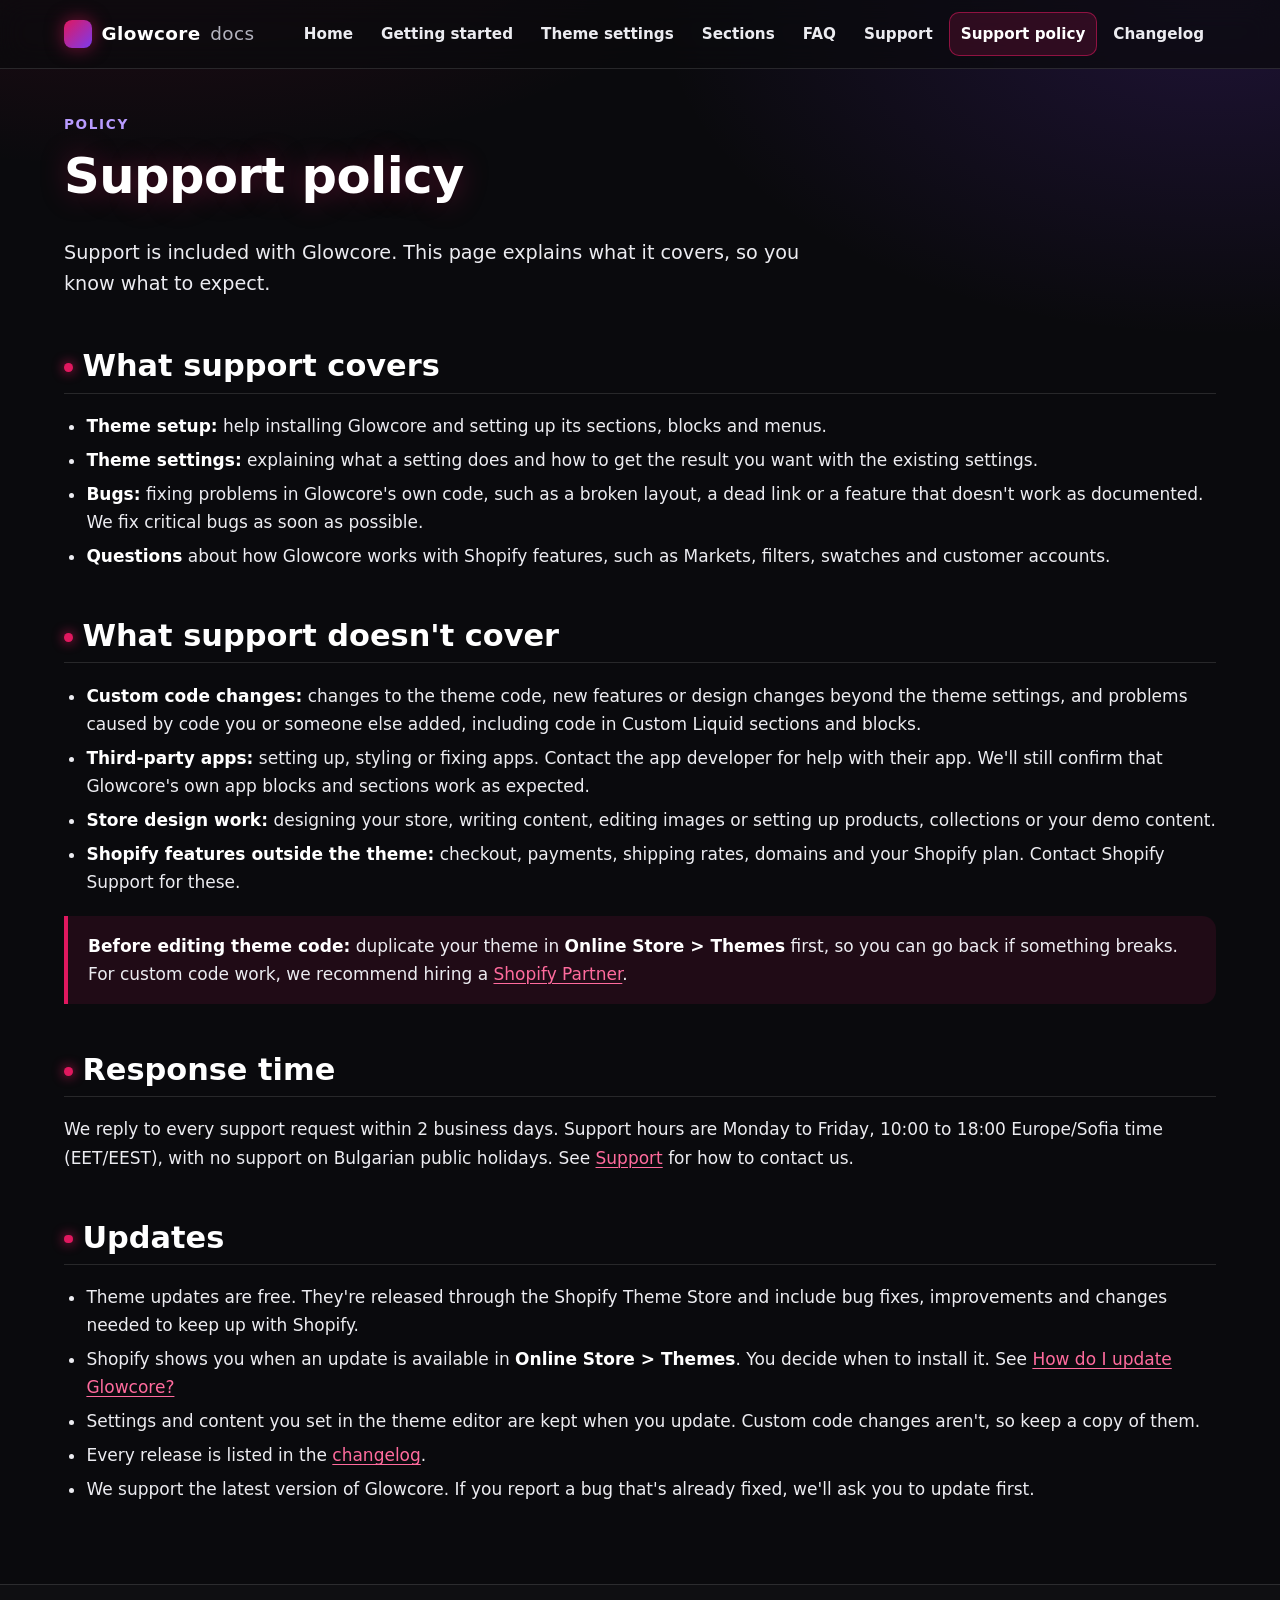
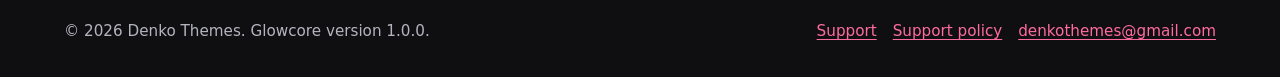
<file: support-policy.html>
<!doctype html>
<html lang="en">
  <head>
    <meta charset="utf-8">
    <meta name="viewport" content="width=device-width, initial-scale=1">
    <title>Support policy | Glowcore theme docs</title>
    <meta name="description" content="What Glowcore theme support from Denko Themes covers and doesn't cover, response times, and how theme updates work.">
    <meta name="theme-color" content="#0a0a0d">
    <link rel="icon" href="assets/favicon.svg" type="image/svg+xml">
    <link rel="stylesheet" href="assets/style.css">
    <script src="assets/site.js"></script>
  </head>
  <body>
    <a class="skip-link" href="#main">Skip to content</a>
    <header class="site-header">
      <div class="container site-header__inner">
        <a class="brand" href="index.html"><span class="brand__mark" aria-hidden="true"></span>Glowcore <span class="brand__docs">docs</span></a>
        <button class="nav-toggle" type="button" aria-expanded="false" aria-controls="site-nav">Menu</button>
        <nav class="site-nav" id="site-nav" aria-label="Main">
          <ul>
          <li><a href="index.html">Home</a></li>
          <li><a href="getting-started.html">Getting started</a></li>
          <li><a href="theme-settings.html">Theme settings</a></li>
          <li><a href="sections.html">Sections</a></li>
          <li><a href="faq.html">FAQ</a></li>
          <li><a href="support.html">Support</a></li>
          <li><a href="support-policy.html" aria-current="page">Support policy</a></li>
          <li><a href="changelog.html">Changelog</a></li>
          </ul>
        </nav>
      </div>
    </header>
    <main id="main" tabindex="-1">
      <div class="container">
      <div class="page-intro">
        <span class="eyebrow">Policy</span>
        <h1>Support policy</h1>
        <p class="lead">Support is included with Glowcore. This page explains what it covers, so you know what to expect.</p>
      </div>

      <section class="doc-section" aria-labelledby="covered">
        <h2 id="covered">What support covers</h2>
        <ul>
          <li><strong>Theme setup:</strong> help installing Glowcore and setting up its sections, blocks and menus.</li>
          <li><strong>Theme settings:</strong> explaining what a setting does and how to get the result you want with the existing settings.</li>
          <li><strong>Bugs:</strong> fixing problems in Glowcore's own code, such as a broken layout, a dead link or a feature that doesn't work as documented. We fix critical bugs as soon as possible.</li>
          <li><strong>Questions</strong> about how Glowcore works with Shopify features, such as Markets, filters, swatches and customer accounts.</li>
        </ul>
      </section>

      <section class="doc-section" aria-labelledby="not-covered">
        <h2 id="not-covered">What support doesn't cover</h2>
        <ul>
          <li><strong>Custom code changes:</strong> changes to the theme code, new features or design changes beyond the theme settings, and problems caused by code you or someone else added, including code in Custom Liquid sections and blocks.</li>
          <li><strong>Third-party apps:</strong> setting up, styling or fixing apps. Contact the app developer for help with their app. We'll still confirm that Glowcore's own app blocks and sections work as expected.</li>
          <li><strong>Store design work:</strong> designing your store, writing content, editing images or setting up products, collections or your demo content.</li>
          <li><strong>Shopify features outside the theme:</strong> checkout, payments, shipping rates, domains and your Shopify plan. Contact Shopify Support for these.</li>
        </ul>
        <div class="note note--warn">
          <p><strong>Before editing theme code:</strong> duplicate your theme in <strong>Online Store &gt; Themes</strong> first, so you can go back if something breaks. For custom code work, we recommend hiring a <a href="https://www.shopify.com/partners/directory">Shopify Partner</a>.</p>
        </div>
      </section>

      <section class="doc-section" aria-labelledby="response-time">
        <h2 id="response-time">Response time</h2>
        <p>We reply to every support request within 2 business days. Support hours are Monday to Friday, 10:00 to 18:00 Europe/Sofia time (EET/EEST), with no support on Bulgarian public holidays. See <a href="support.html">Support</a> for how to contact us.</p>
      </section>

      <section class="doc-section" aria-labelledby="updates">
        <h2 id="updates">Updates</h2>
        <ul>
          <li>Theme updates are free. They're released through the Shopify Theme Store and include bug fixes, improvements and changes needed to keep up with Shopify.</li>
          <li>Shopify shows you when an update is available in <strong>Online Store &gt; Themes</strong>. You decide when to install it. See <a href="faq.html#updates">How do I update Glowcore?</a></li>
          <li>Settings and content you set in the theme editor are kept when you update. Custom code changes aren't, so keep a copy of them.</li>
          <li>Every release is listed in the <a href="changelog.html">changelog</a>.</li>
          <li>We support the latest version of Glowcore. If you report a bug that's already fixed, we'll ask you to update first.</li>
        </ul>
      </section>
      </div>
    </main>
    <footer class="site-footer">
      <div class="container site-footer__inner">
        <p>&copy; 2026 Denko Themes. Glowcore version 1.0.0.</p>
        <nav aria-label="Footer">
          <ul>
            <li><a href="support.html">Support</a></li>
            <li><a href="support-policy.html">Support policy</a></li>
            <li><a href="mailto:denkothemes@gmail.com">denkothemes@gmail.com</a></li>
          </ul>
        </nav>
      </div>
    </footer>
  </body>
</html>
</file>
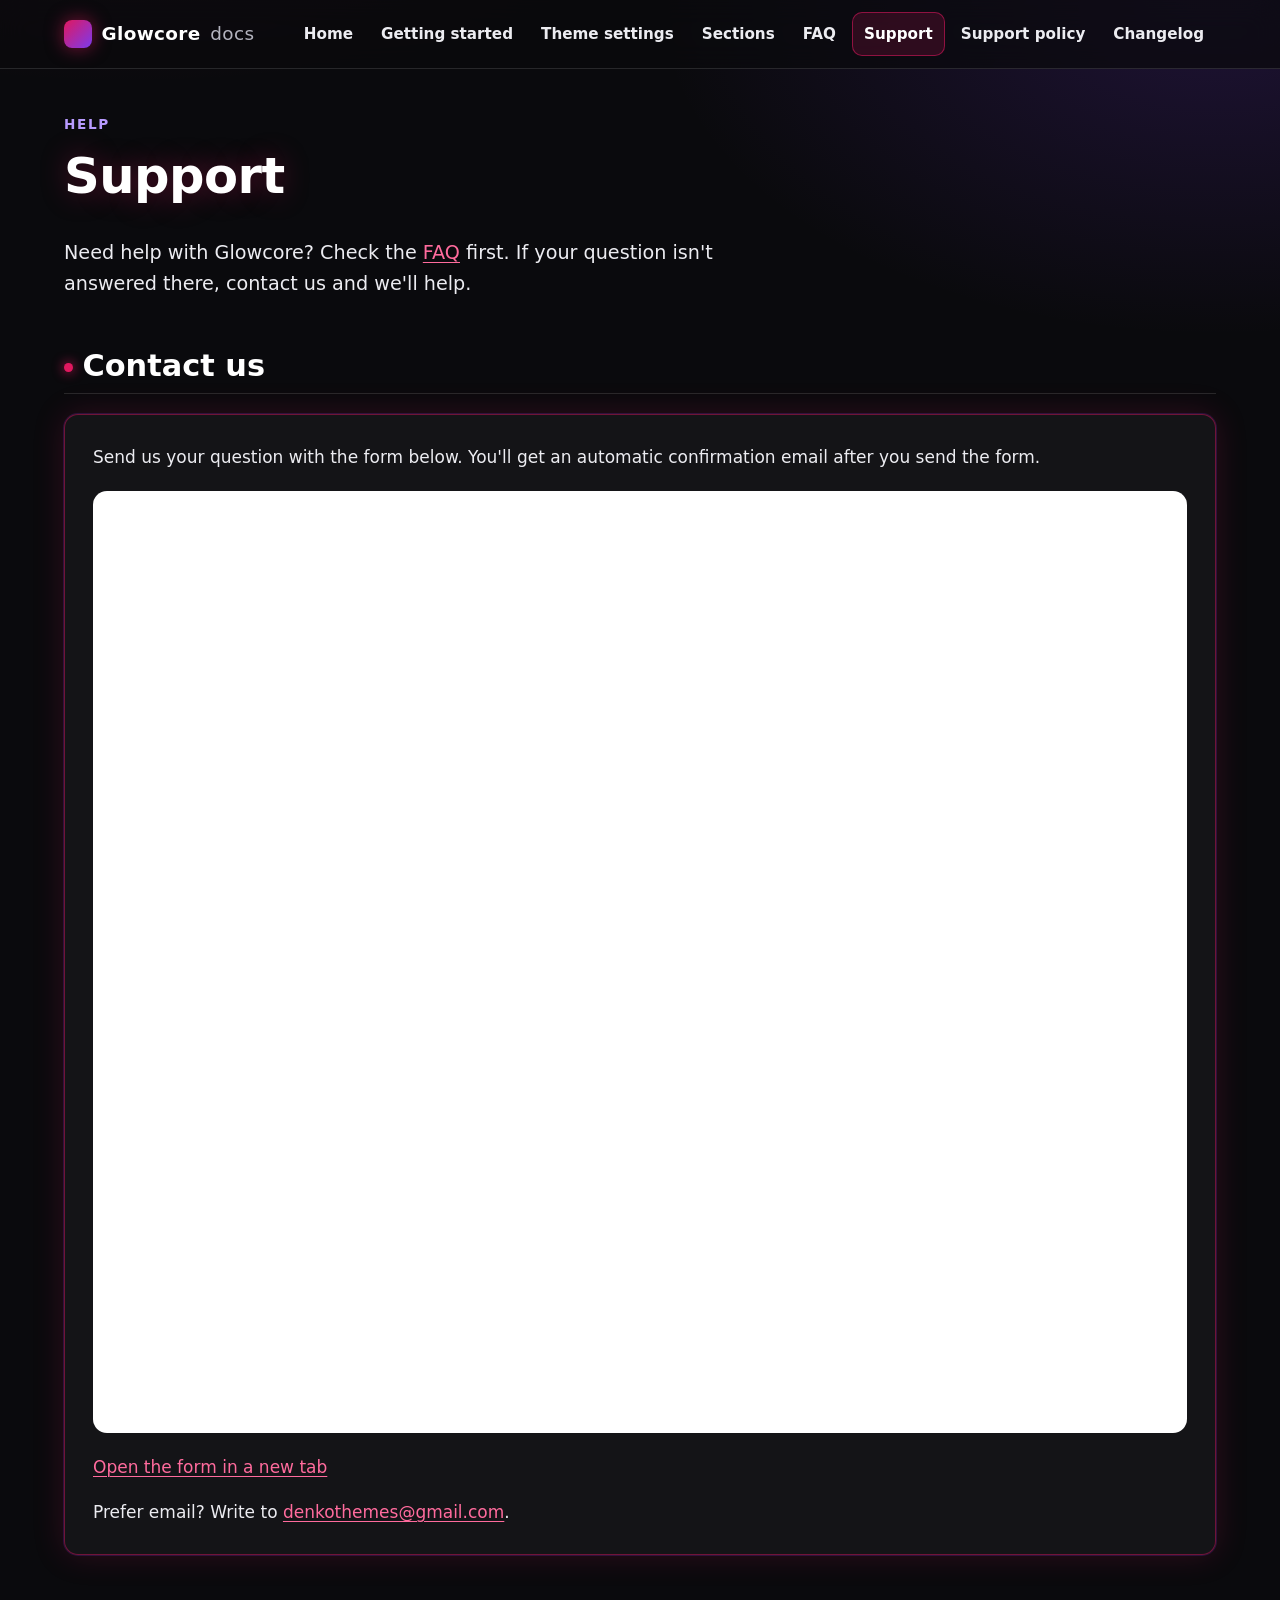
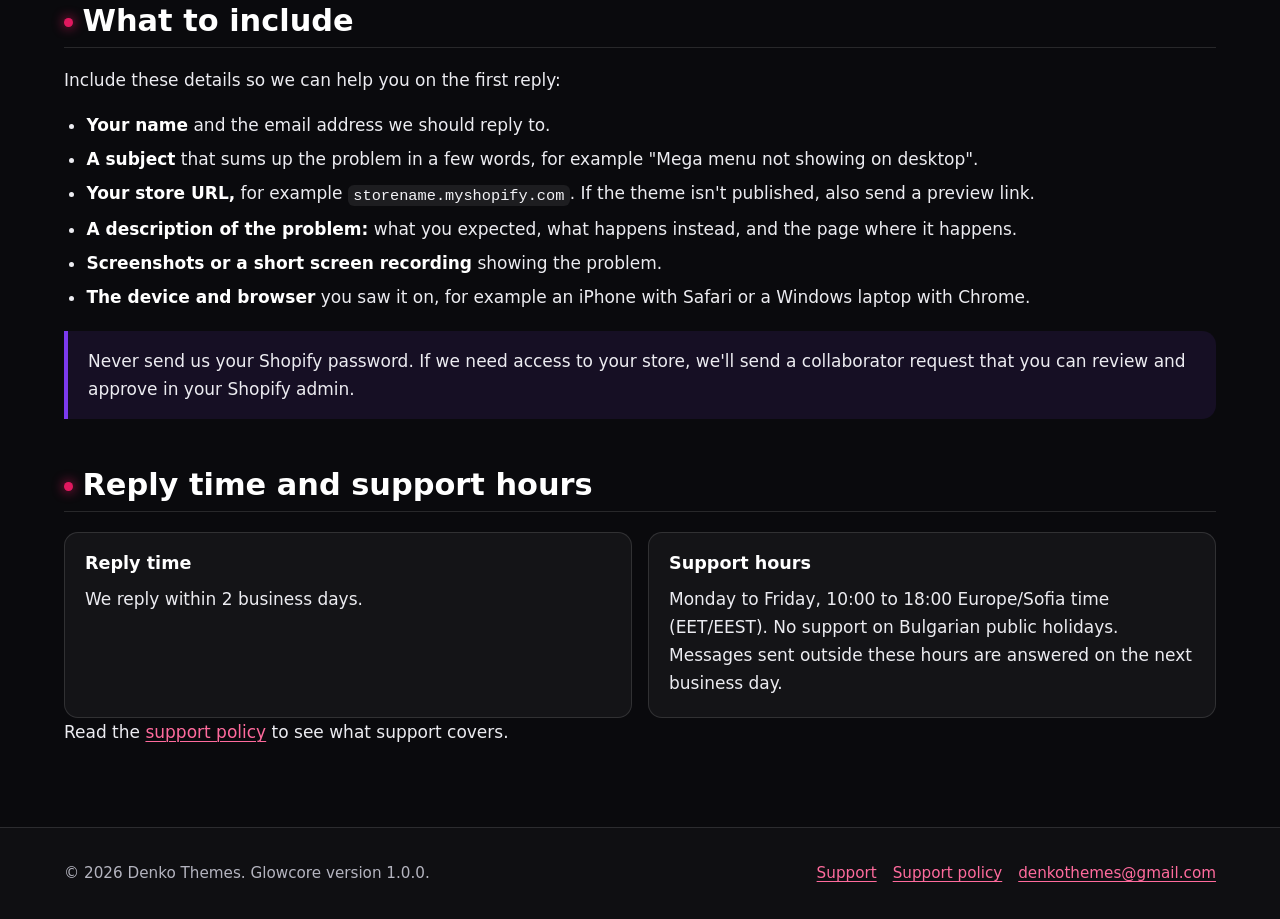
<file: support.html>
<!doctype html>
<html lang="en">
  <head>
    <meta charset="utf-8">
    <meta name="viewport" content="width=device-width, initial-scale=1">
    <title>Support | Glowcore theme docs</title>
    <meta name="description" content="How to contact Denko Themes for help with the Glowcore Shopify theme, what to include in your message, reply times and support hours.">
    <meta name="theme-color" content="#0a0a0d">
    <link rel="icon" href="assets/favicon.svg" type="image/svg+xml">
    <link rel="stylesheet" href="assets/style.css">
    <script src="assets/site.js"></script>
  </head>
  <body>
    <a class="skip-link" href="#main">Skip to content</a>
    <header class="site-header">
      <div class="container site-header__inner">
        <a class="brand" href="index.html"><span class="brand__mark" aria-hidden="true"></span>Glowcore <span class="brand__docs">docs</span></a>
        <button class="nav-toggle" type="button" aria-expanded="false" aria-controls="site-nav">Menu</button>
        <nav class="site-nav" id="site-nav" aria-label="Main">
          <ul>
          <li><a href="index.html">Home</a></li>
          <li><a href="getting-started.html">Getting started</a></li>
          <li><a href="theme-settings.html">Theme settings</a></li>
          <li><a href="sections.html">Sections</a></li>
          <li><a href="faq.html">FAQ</a></li>
          <li><a href="support.html" aria-current="page">Support</a></li>
          <li><a href="support-policy.html">Support policy</a></li>
          <li><a href="changelog.html">Changelog</a></li>
          </ul>
        </nav>
      </div>
    </header>
    <main id="main" tabindex="-1">
      <div class="container">
      <div class="page-intro">
        <span class="eyebrow">Help</span>
        <h1>Support</h1>
        <p class="lead">Need help with Glowcore? Check the <a href="faq.html">FAQ</a> first. If your question isn't answered there, contact us and we'll help.</p>
      </div>

      <section class="doc-section" aria-labelledby="contact">
        <h2 id="contact">Contact us</h2>
        <div class="panel panel--glow">
          <p>Send us your question with the form below. You'll get an automatic confirmation email after you send the form.</p>
          <div class="form-embed">
            <iframe data-tally-src="https://tally.so/embed/RG71PP?alignLeft=1&amp;hideTitle=1&amp;dynamicHeight=1" loading="lazy" width="100%" height="900" frameborder="0" marginheight="0" marginwidth="0" title="Glowcore support form"></iframe>
          </div>
          <noscript><p><a href="https://tally.so/r/RG71PP">Open the support form</a> (the embedded form needs JavaScript).</p></noscript>
          <p><a href="https://tally.so/r/RG71PP" target="_blank" rel="noopener">Open the form in a new tab</a></p>
          <p>Prefer email? Write to <a href="mailto:denkothemes@gmail.com?subject=Glowcore%20support">denkothemes@gmail.com</a>.</p>
        </div>
      </section>

      <section class="doc-section" aria-labelledby="include">
        <h2 id="include">What to include</h2>
        <p>Include these details so we can help you on the first reply:</p>
        <ul>
          <li><strong>Your name</strong> and the email address we should reply to.</li>
          <li><strong>A subject</strong> that sums up the problem in a few words, for example "Mega menu not showing on desktop".</li>
          <li><strong>Your store URL,</strong> for example <code>storename.myshopify.com</code>. If the theme isn't published, also send a preview link.</li>
          <li><strong>A description of the problem:</strong> what you expected, what happens instead, and the page where it happens.</li>
          <li><strong>Screenshots or a short screen recording</strong> showing the problem.</li>
          <li><strong>The device and browser</strong> you saw it on, for example an iPhone with Safari or a Windows laptop with Chrome.</li>
        </ul>
        <p class="note">Never send us your Shopify password. If we need access to your store, we'll send a collaborator request that you can review and approve in your Shopify admin.</p>
      </section>

      <section class="doc-section" aria-labelledby="reply-time">
        <h2 id="reply-time">Reply time and support hours</h2>
        <ul class="grid">
          <li class="card">
            <h3>Reply time</h3>
            <p>We reply within 2 business days.</p>
          </li>
          <li class="card">
            <h3>Support hours</h3>
            <p>Monday to Friday, 10:00 to 18:00 Europe/Sofia time (EET/EEST). No support on Bulgarian public holidays. Messages sent outside these hours are answered on the next business day.</p>
          </li>
        </ul>
        <p>Read the <a href="support-policy.html">support policy</a> to see what support covers.</p>
      </section>
      </div>
    </main>
    <footer class="site-footer">
      <div class="container site-footer__inner">
        <p>&copy; 2026 Denko Themes. Glowcore version 1.0.0.</p>
        <nav aria-label="Footer">
          <ul>
            <li><a href="support.html">Support</a></li>
            <li><a href="support-policy.html">Support policy</a></li>
            <li><a href="mailto:denkothemes@gmail.com">denkothemes@gmail.com</a></li>
          </ul>
        </nav>
      </div>
    </footer>
    <script>
      // Tally's standard embed loader: loads embed.js once, then Tally.loadEmbeds() lazy-loads the form.
      // If embed.js fails to load, the iframe falls back to its data-tally-src.
      var d = document, w = "https://tally.so/widgets/embed.js", v = function () {
        "undefined" != typeof Tally ? Tally.loadEmbeds() : d.querySelectorAll("iframe[data-tally-src]:not([src])").forEach(function (e) { e.src = e.dataset.tallySrc; });
      };
      if ("undefined" != typeof Tally) v();
      else if (d.querySelector('script[src="' + w + '"]') == null) {
        var s = d.createElement("script"); s.src = w; s.onload = v; s.onerror = v; d.body.appendChild(s);
      }
    </script>
  </body>
</html>
</file>
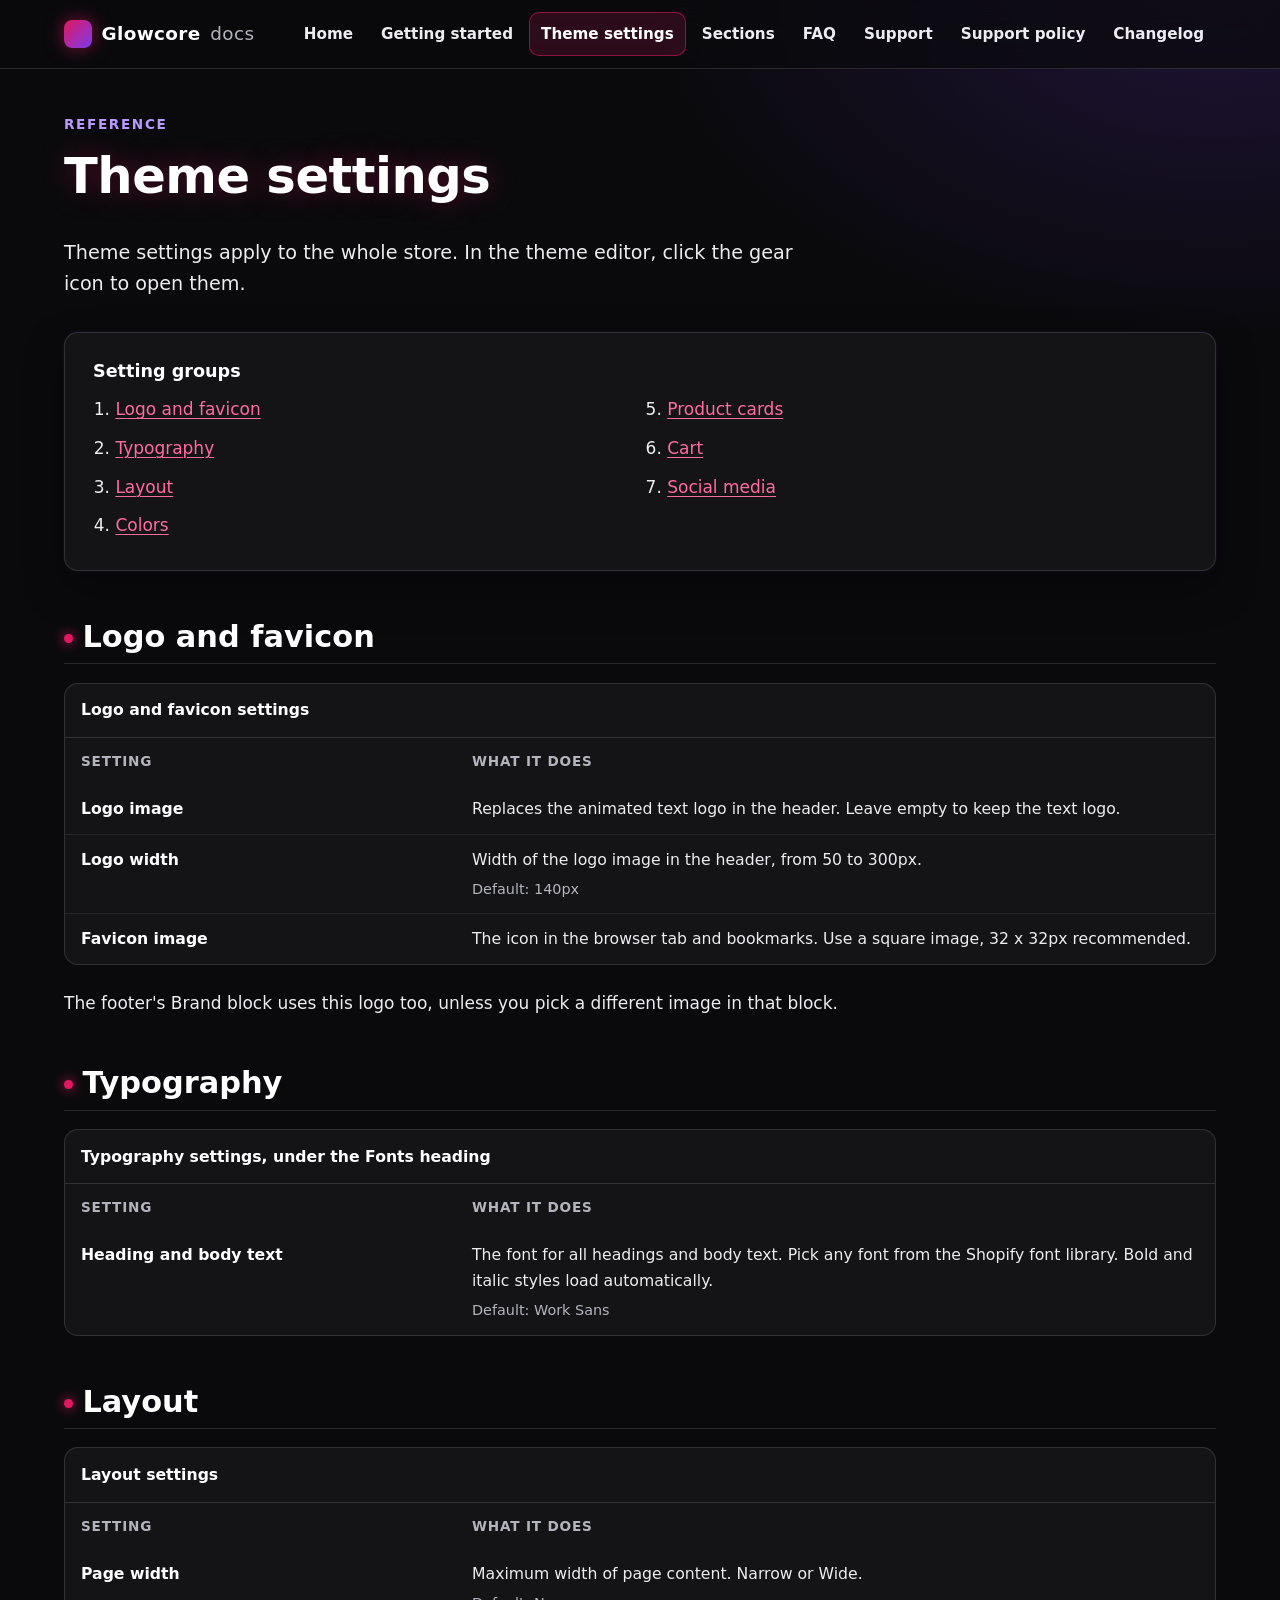
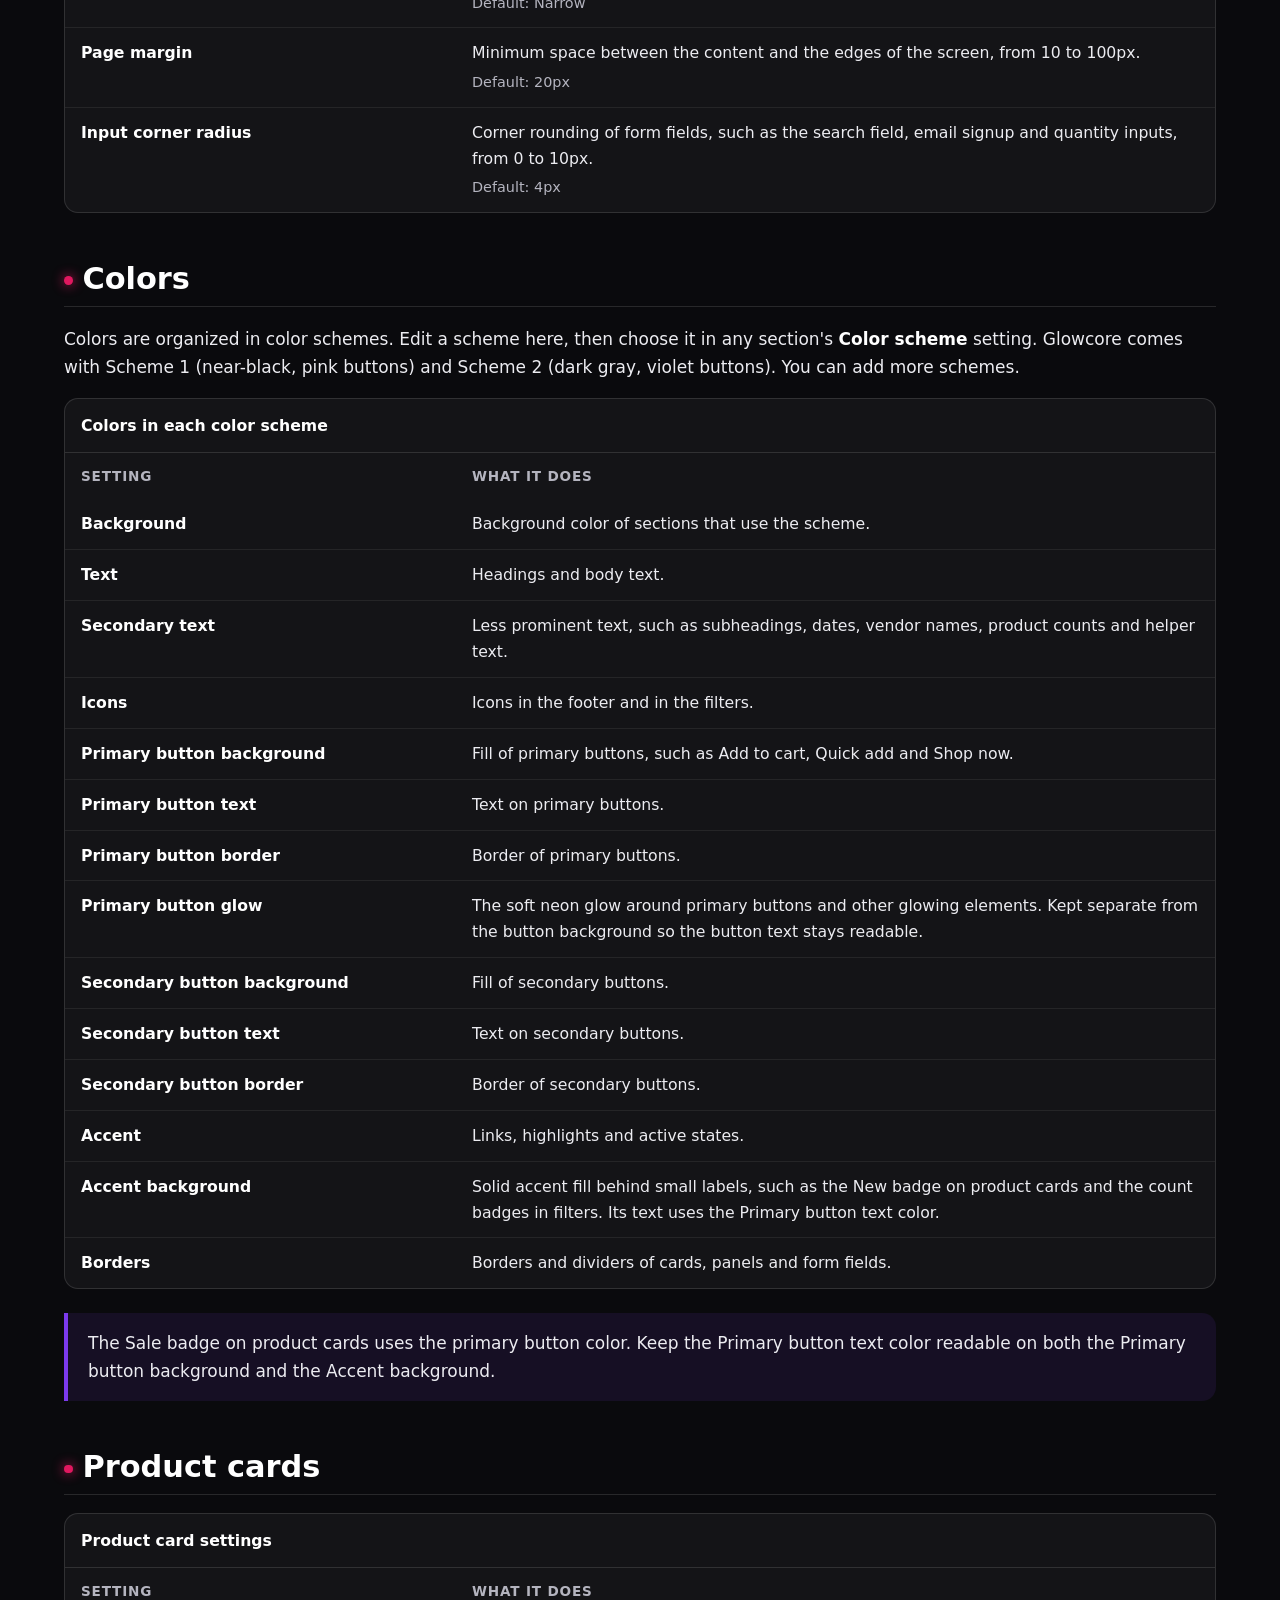
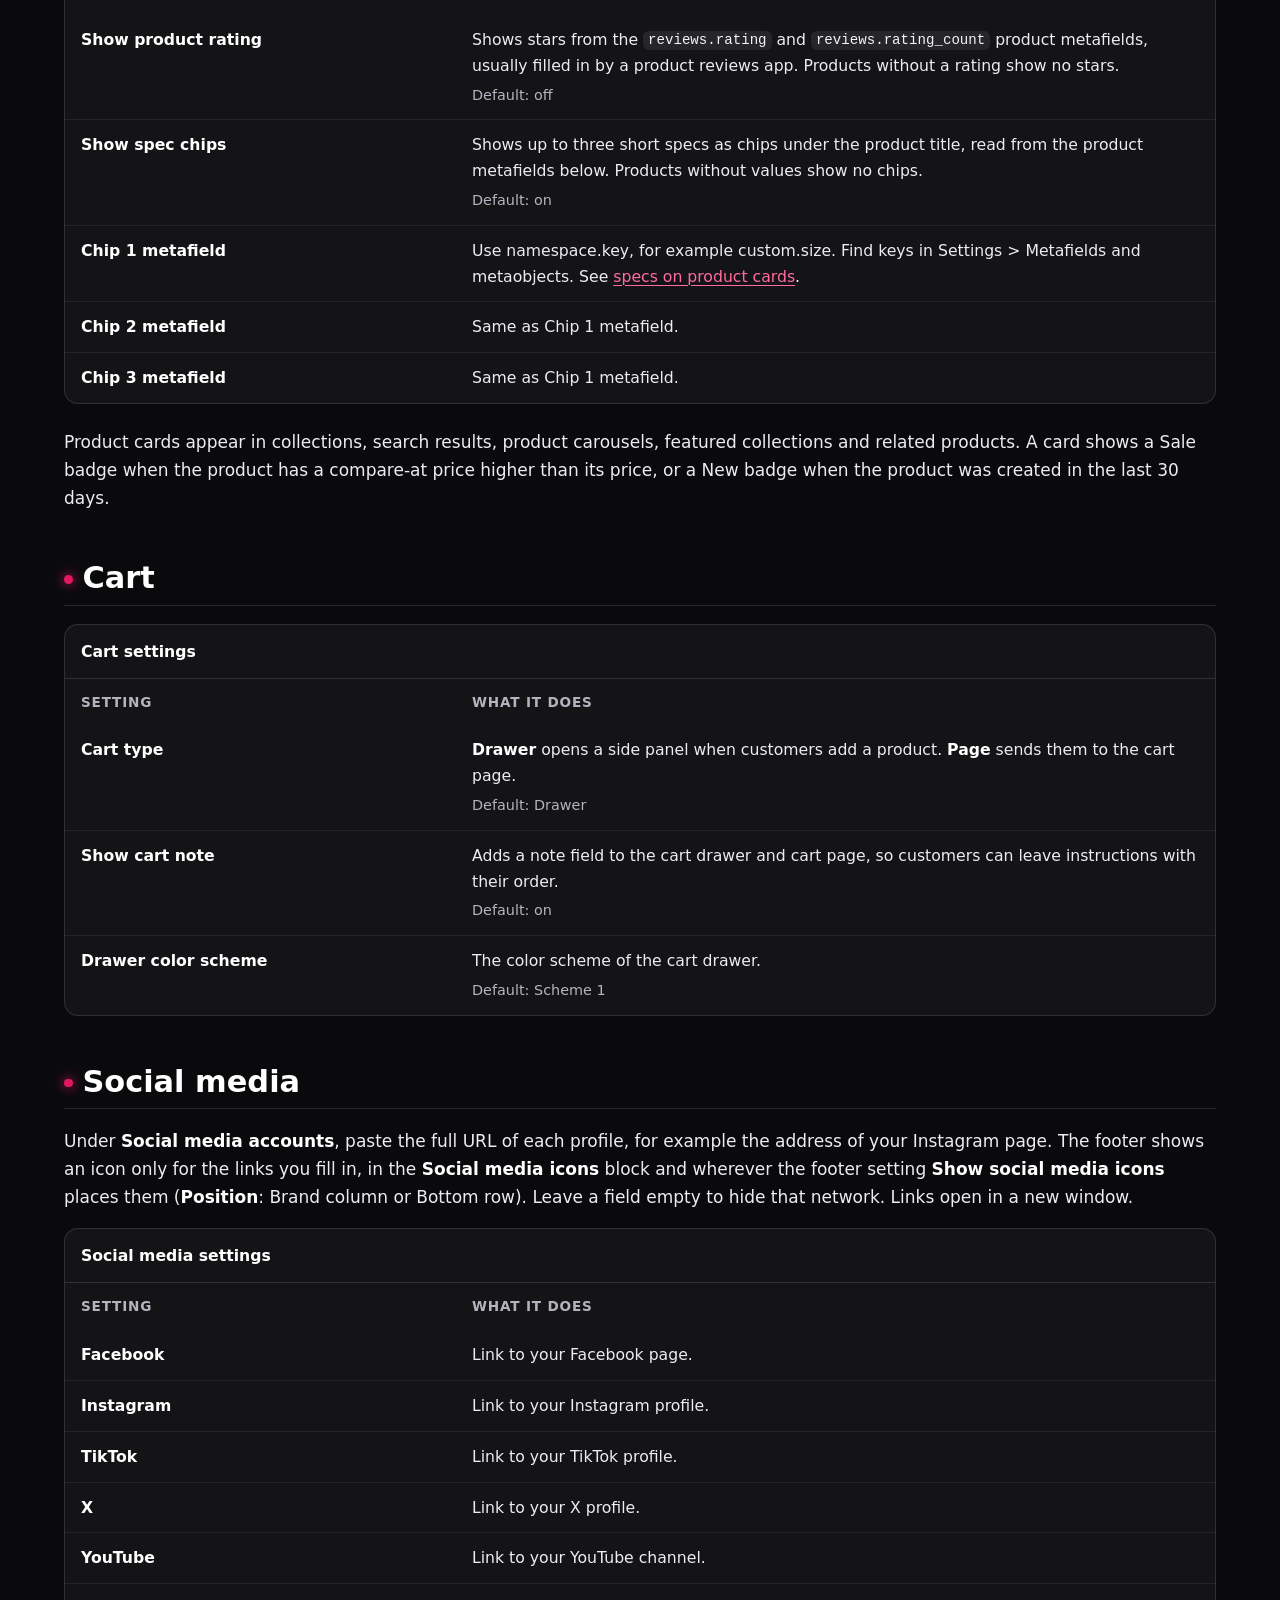
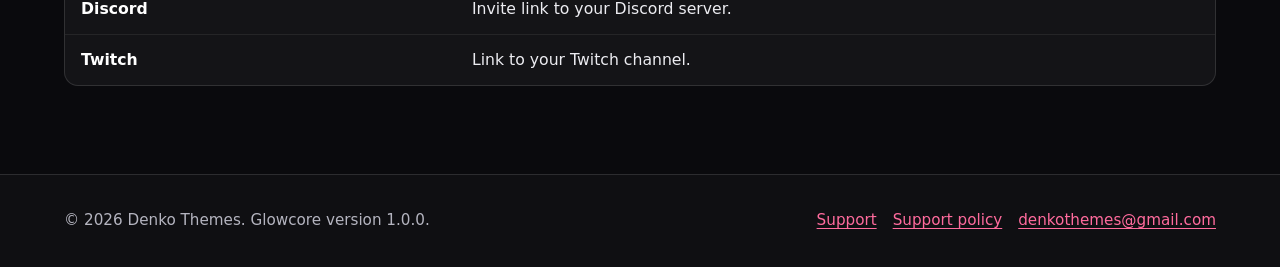
<file: theme-settings.html>
<!doctype html>
<html lang="en">
  <head>
    <meta charset="utf-8">
    <meta name="viewport" content="width=device-width, initial-scale=1">
    <title>Theme settings | Glowcore theme docs</title>
    <meta name="description" content="Every Glowcore theme setting with its label in the theme editor and what it does: logo and favicon, typography, layout, colors, product cards, cart and social media.">
    <meta name="theme-color" content="#0a0a0d">
    <link rel="icon" href="assets/favicon.svg" type="image/svg+xml">
    <link rel="stylesheet" href="assets/style.css">
    <script src="assets/site.js"></script>
  </head>
  <body>
    <a class="skip-link" href="#main">Skip to content</a>
    <header class="site-header">
      <div class="container site-header__inner">
        <a class="brand" href="index.html"><span class="brand__mark" aria-hidden="true"></span>Glowcore <span class="brand__docs">docs</span></a>
        <button class="nav-toggle" type="button" aria-expanded="false" aria-controls="site-nav">Menu</button>
        <nav class="site-nav" id="site-nav" aria-label="Main">
          <ul>
          <li><a href="index.html">Home</a></li>
          <li><a href="getting-started.html">Getting started</a></li>
          <li><a href="theme-settings.html" aria-current="page">Theme settings</a></li>
          <li><a href="sections.html">Sections</a></li>
          <li><a href="faq.html">FAQ</a></li>
          <li><a href="support.html">Support</a></li>
          <li><a href="support-policy.html">Support policy</a></li>
          <li><a href="changelog.html">Changelog</a></li>
          </ul>
        </nav>
      </div>
    </header>
    <main id="main" tabindex="-1">
      <div class="container">
      <div class="page-intro">
        <span class="eyebrow">Reference</span>
        <h1>Theme settings</h1>
        <p class="lead">Theme settings apply to the whole store. In the theme editor, click the gear icon to open them.</p>
      </div>

      <nav class="panel toc" aria-labelledby="toc-heading">
        <h2 id="toc-heading">Setting groups</h2>
        <ol>
          <li><a href="#logo-and-favicon">Logo and favicon</a></li>
          <li><a href="#typography">Typography</a></li>
          <li><a href="#layout">Layout</a></li>
          <li><a href="#colors">Colors</a></li>
          <li><a href="#product-cards">Product cards</a></li>
          <li><a href="#cart">Cart</a></li>
          <li><a href="#social-media">Social media</a></li>
        </ol>
      </nav>

      <section class="doc-section" aria-labelledby="logo-and-favicon">
        <h2 id="logo-and-favicon">Logo and favicon</h2>
        <div class="table-wrap">
          <table class="settings">
            <caption>Logo and favicon settings</caption>
            <thead><tr><th scope="col">Setting</th><th scope="col">What it does</th></tr></thead>
            <tbody>
              <tr><th scope="row">Logo image</th><td>Replaces the animated text logo in the header. Leave empty to keep the text logo.</td></tr>
              <tr><th scope="row">Logo width</th><td>Width of the logo image in the header, from 50 to 300px.<span class="default">Default: 140px</span></td></tr>
              <tr><th scope="row">Favicon image</th><td>The icon in the browser tab and bookmarks. Use a square image, 32 x 32px recommended.</td></tr>
            </tbody>
          </table>
        </div>
        <p>The footer's Brand block uses this logo too, unless you pick a different image in that block.</p>
      </section>

      <section class="doc-section" aria-labelledby="typography">
        <h2 id="typography">Typography</h2>
        <div class="table-wrap">
          <table class="settings">
            <caption>Typography settings, under the Fonts heading</caption>
            <thead><tr><th scope="col">Setting</th><th scope="col">What it does</th></tr></thead>
            <tbody>
              <tr><th scope="row">Heading and body text</th><td>The font for all headings and body text. Pick any font from the Shopify font library. Bold and italic styles load automatically.<span class="default">Default: Work Sans</span></td></tr>
            </tbody>
          </table>
        </div>
      </section>

      <section class="doc-section" aria-labelledby="layout">
        <h2 id="layout">Layout</h2>
        <div class="table-wrap">
          <table class="settings">
            <caption>Layout settings</caption>
            <thead><tr><th scope="col">Setting</th><th scope="col">What it does</th></tr></thead>
            <tbody>
              <tr><th scope="row">Page width</th><td>Maximum width of page content. Narrow or Wide.<span class="default">Default: Narrow</span></td></tr>
              <tr><th scope="row">Page margin</th><td>Minimum space between the content and the edges of the screen, from 10 to 100px.<span class="default">Default: 20px</span></td></tr>
              <tr><th scope="row">Input corner radius</th><td>Corner rounding of form fields, such as the search field, email signup and quantity inputs, from 0 to 10px.<span class="default">Default: 4px</span></td></tr>
            </tbody>
          </table>
        </div>
      </section>

      <section class="doc-section" aria-labelledby="colors">
        <h2 id="colors">Colors</h2>
        <p>Colors are organized in color schemes. Edit a scheme here, then choose it in any section's <strong>Color scheme</strong> setting. Glowcore comes with Scheme 1 (near-black, pink buttons) and Scheme 2 (dark gray, violet buttons). You can add more schemes.</p>
        <div class="table-wrap">
          <table class="settings">
            <caption>Colors in each color scheme</caption>
            <thead><tr><th scope="col">Setting</th><th scope="col">What it does</th></tr></thead>
            <tbody>
              <tr><th scope="row">Background</th><td>Background color of sections that use the scheme.</td></tr>
              <tr><th scope="row">Text</th><td>Headings and body text.</td></tr>
              <tr><th scope="row">Secondary text</th><td>Less prominent text, such as subheadings, dates, vendor names, product counts and helper text.</td></tr>
              <tr><th scope="row">Icons</th><td>Icons in the footer and in the filters.</td></tr>
              <tr><th scope="row">Primary button background</th><td>Fill of primary buttons, such as Add to cart, Quick add and Shop now.</td></tr>
              <tr><th scope="row">Primary button text</th><td>Text on primary buttons.</td></tr>
              <tr><th scope="row">Primary button border</th><td>Border of primary buttons.</td></tr>
              <tr><th scope="row">Primary button glow</th><td>The soft neon glow around primary buttons and other glowing elements. Kept separate from the button background so the button text stays readable.</td></tr>
              <tr><th scope="row">Secondary button background</th><td>Fill of secondary buttons.</td></tr>
              <tr><th scope="row">Secondary button text</th><td>Text on secondary buttons.</td></tr>
              <tr><th scope="row">Secondary button border</th><td>Border of secondary buttons.</td></tr>
              <tr><th scope="row">Accent</th><td>Links, highlights and active states.</td></tr>
              <tr><th scope="row">Accent background</th><td>Solid accent fill behind small labels, such as the New badge on product cards and the count badges in filters. Its text uses the Primary button text color.</td></tr>
              <tr><th scope="row">Borders</th><td>Borders and dividers of cards, panels and form fields.</td></tr>
            </tbody>
          </table>
        </div>
        <p class="note">The Sale badge on product cards uses the primary button color. Keep the Primary button text color readable on both the Primary button background and the Accent background.</p>
      </section>

      <section class="doc-section" aria-labelledby="product-cards">
        <h2 id="product-cards">Product cards</h2>
        <div class="table-wrap">
          <table class="settings">
            <caption>Product card settings</caption>
            <thead><tr><th scope="col">Setting</th><th scope="col">What it does</th></tr></thead>
            <tbody>
              <tr><th scope="row">Show product rating</th><td>Shows stars from the <code>reviews.rating</code> and <code>reviews.rating_count</code> product metafields, usually filled in by a product reviews app. Products without a rating show no stars.<span class="default">Default: off</span></td></tr>
              <tr><th scope="row">Show spec chips</th><td>Shows up to three short specs as chips under the product title, read from the product metafields below. Products without values show no chips.<span class="default">Default: on</span></td></tr>
              <tr><th scope="row">Chip 1 metafield</th><td>Use namespace.key, for example custom.size. Find keys in Settings &gt; Metafields and metaobjects. See <a href="faq.html#spec-chips">specs on product cards</a>.</td></tr>
              <tr><th scope="row">Chip 2 metafield</th><td>Same as Chip 1 metafield.</td></tr>
              <tr><th scope="row">Chip 3 metafield</th><td>Same as Chip 1 metafield.</td></tr>
            </tbody>
          </table>
        </div>
        <p>Product cards appear in collections, search results, product carousels, featured collections and related products. A card shows a Sale badge when the product has a compare-at price higher than its price, or a New badge when the product was created in the last 30 days.</p>
      </section>

      <section class="doc-section" aria-labelledby="cart">
        <h2 id="cart">Cart</h2>
        <div class="table-wrap">
          <table class="settings">
            <caption>Cart settings</caption>
            <thead><tr><th scope="col">Setting</th><th scope="col">What it does</th></tr></thead>
            <tbody>
              <tr><th scope="row">Cart type</th><td><strong>Drawer</strong> opens a side panel when customers add a product. <strong>Page</strong> sends them to the cart page.<span class="default">Default: Drawer</span></td></tr>
              <tr><th scope="row">Show cart note</th><td>Adds a note field to the cart drawer and cart page, so customers can leave instructions with their order.<span class="default">Default: on</span></td></tr>
              <tr><th scope="row">Drawer color scheme</th><td>The color scheme of the cart drawer.<span class="default">Default: Scheme 1</span></td></tr>
            </tbody>
          </table>
        </div>
      </section>

      <section class="doc-section" aria-labelledby="social-media">
        <h2 id="social-media">Social media</h2>
        <p>Under <strong>Social media accounts</strong>, paste the full URL of each profile, for example the address of your Instagram page. The footer shows an icon only for the links you fill in, in the <strong>Social media icons</strong> block and wherever the footer setting <strong>Show social media icons</strong> places them (<strong>Position</strong>: Brand column or Bottom row). Leave a field empty to hide that network. Links open in a new window.</p>
        <div class="table-wrap">
          <table class="settings">
            <caption>Social media settings</caption>
            <thead><tr><th scope="col">Setting</th><th scope="col">What it does</th></tr></thead>
            <tbody>
              <tr><th scope="row">Facebook</th><td>Link to your Facebook page.</td></tr>
              <tr><th scope="row">Instagram</th><td>Link to your Instagram profile.</td></tr>
              <tr><th scope="row">TikTok</th><td>Link to your TikTok profile.</td></tr>
              <tr><th scope="row">X</th><td>Link to your X profile.</td></tr>
              <tr><th scope="row">YouTube</th><td>Link to your YouTube channel.</td></tr>
              <tr><th scope="row">Discord</th><td>Invite link to your Discord server.</td></tr>
              <tr><th scope="row">Twitch</th><td>Link to your Twitch channel.</td></tr>
            </tbody>
          </table>
        </div>
      </section>
      </div>
    </main>
    <footer class="site-footer">
      <div class="container site-footer__inner">
        <p>&copy; 2026 Denko Themes. Glowcore version 1.0.0.</p>
        <nav aria-label="Footer">
          <ul>
            <li><a href="support.html">Support</a></li>
            <li><a href="support-policy.html">Support policy</a></li>
            <li><a href="mailto:denkothemes@gmail.com">denkothemes@gmail.com</a></li>
          </ul>
        </nav>
      </div>
    </footer>
  </body>
</html>
</file>
<file: assets/style.css>
/* Glowcore documentation: shared styles */

:root {
  --bg: #0a0a0d;
  --bg-raised: #121218;
  --panel: rgba(255, 255, 255, 0.045);
  --panel-strong: rgba(255, 255, 255, 0.07);
  --panel-border: rgba(255, 255, 255, 0.12);
  --text: #ececf1;
  --text-muted: #b4b4bf;
  --heading: #ffffff;
  --pink: #e0185f;
  --violet: #7c3aed;
  --pink-text: #ff6b9d;
  --violet-text: #b89bff;
  --focus: #ffd166;
  --radius: 14px;
  --max: 74rem;
  --gutter: 16px;
  --font: system-ui, -apple-system, "Segoe UI", Roboto, "Helvetica Neue", Arial, sans-serif;
  --mono: ui-monospace, SFMono-Regular, Menlo, Consolas, monospace;
  color-scheme: dark;
}

*,
*::before,
*::after {
  box-sizing: border-box;
}

html {
  -webkit-text-size-adjust: 100%;
  scroll-padding-top: 5rem;
}

@media (prefers-reduced-motion: no-preference) {
  html {
    scroll-behavior: smooth;
  }
}

body {
  margin: 0;
  min-height: 100vh;
  display: flex;
  flex-direction: column;
  background-color: var(--bg);
  background-image:
    radial-gradient(60rem 30rem at 10% -10%, rgba(224, 24, 95, 0.16), transparent 70%),
    radial-gradient(50rem 30rem at 95% 0%, rgba(124, 58, 237, 0.18), transparent 70%);
  background-repeat: no-repeat;
  color: var(--text);
  font-family: var(--font);
  font-size: 1.0625rem;
  line-height: 1.65;
  overflow-wrap: break-word;
}

img,
svg {
  max-width: 100%;
  height: auto;
}

/* Skip link */
.skip-link {
  position: absolute;
  left: var(--gutter);
  top: -100px;
  z-index: 100;
  padding: 0.75rem 1rem;
  border-radius: 10px;
  background: #ffffff;
  color: #0a0a0d;
  font-weight: 700;
  text-decoration: none;
}

.skip-link:focus {
  top: var(--gutter);
}

/* Focus */
:focus-visible {
  outline: 3px solid var(--focus);
  outline-offset: 3px;
  border-radius: 4px;
}

/* Layout */
.container {
  width: 100%;
  max-width: var(--max);
  margin-inline: auto;
  padding-inline: var(--gutter);
}

main {
  flex: 1;
  padding-block: 2.5rem 4rem;
}

main:focus {
  outline: none;
}

/* Header */
.site-header {
  position: sticky;
  top: 0;
  z-index: 50;
  background: rgba(10, 10, 13, 0.86);
  border-bottom: 1px solid var(--panel-border);
}

@supports ((-webkit-backdrop-filter: blur(1px)) or (backdrop-filter: blur(1px))) {
  .site-header {
    background: rgba(10, 10, 13, 0.72);
    -webkit-backdrop-filter: blur(14px);
    backdrop-filter: blur(14px);
  }
}

.site-header__inner {
  display: flex;
  flex-wrap: wrap;
  align-items: center;
  justify-content: space-between;
  gap: 0.5rem 1rem;
  padding-block: 0.75rem;
}

.brand {
  display: inline-flex;
  align-items: center;
  gap: 0.6rem;
  min-height: 44px;
  color: var(--heading);
  font-weight: 800;
  font-size: 1.15rem;
  letter-spacing: 0.02em;
  text-decoration: none;
}

.brand__mark {
  width: 1.75rem;
  height: 1.75rem;
  border-radius: 8px;
  background: linear-gradient(135deg, var(--pink), var(--violet));
  box-shadow: 0 0 18px rgba(224, 24, 95, 0.55);
  flex: none;
}

.brand__docs {
  color: var(--text-muted);
  font-weight: 500;
}

.nav-toggle {
  display: none;
  min-height: 44px;
  padding: 0.5rem 0.9rem;
  border: 1px solid var(--panel-border);
  border-radius: 10px;
  background: var(--panel);
  color: var(--heading);
  font: inherit;
  font-weight: 600;
  cursor: pointer;
}

.site-nav ul {
  display: flex;
  flex-wrap: wrap;
  gap: 0.25rem;
  margin: 0;
  padding: 0;
  list-style: none;
  align-items: center;
}

/* Every nav item gets the same box: no inherited list spacing (li + li), so the first item lines up with the rest */
.site-nav li,
.site-nav li + li {
  margin: 0;
  padding: 0;
}

.site-nav a {
  display: inline-flex;
  align-items: center;
  min-height: 44px;
  margin: 0;
  padding: 0.4rem 0.75rem;
  border: 0;
  border-radius: 10px;
  color: var(--text);
  font-size: 0.95rem;
  font-weight: 600;
  line-height: 1.2;
  vertical-align: middle;
  text-decoration: none;
}

.site-nav a:hover {
  background: var(--panel-strong);
  color: var(--heading);
}

.site-nav a[aria-current="page"] {
  background: rgba(224, 24, 95, 0.16);
  color: var(--heading);
  box-shadow: inset 0 0 0 1px rgba(224, 24, 95, 0.55);
}

/* Small screens: collapse the nav only when the script is running */
@media (max-width: 860px) {
  .js .nav-toggle {
    display: inline-flex;
    align-items: center;
  }

  .js .site-nav {
    display: none;
    width: 100%;
  }

  .js .site-nav.is-open {
    display: block;
  }

  .js .site-nav ul {
    flex-direction: column;
    padding-bottom: 0.5rem;
  }

  .js .site-nav a {
    width: 100%;
  }
}

/* Typography */
h1,
h2,
h3,
h4 {
  color: var(--heading);
  line-height: 1.2;
  margin: 2.2em 0 0.6em;
}

h1 {
  margin-top: 0;
  font-size: clamp(2rem, 6vw, 3.1rem);
  letter-spacing: -0.01em;
}

h2 {
  font-size: clamp(1.45rem, 4vw, 1.9rem);
}

h3 {
  font-size: 1.25rem;
}

h4 {
  font-size: 1.05rem;
}

p,
ul,
ol,
dl {
  margin: 0 0 1em;
}

ul,
ol {
  padding-left: 1.4rem;
}

li + li {
  margin-top: 0.35em;
}

a {
  color: var(--pink-text);
  text-decoration-thickness: 1px;
  text-underline-offset: 3px;
}

a:hover {
  color: #ffffff;
  text-decoration-color: var(--pink-text);
}

strong {
  color: var(--heading);
}

code,
kbd {
  font-family: var(--mono);
  font-size: 0.9em;
  padding: 0.1em 0.35em;
  border-radius: 6px;
  background: rgba(255, 255, 255, 0.08);
  color: #f3f3f7;
  overflow-wrap: anywhere;
}

.lead {
  font-size: 1.2rem;
  color: var(--text);
  max-width: 46rem;
}

.muted {
  color: var(--text-muted);
}

.eyebrow {
  display: inline-block;
  margin-bottom: 0.75rem;
  color: var(--violet-text);
  font-size: 0.85rem;
  font-weight: 700;
  letter-spacing: 0.12em;
  text-transform: uppercase;
}

.page-intro {
  margin-bottom: 2rem;
}

.page-intro h1 {
  text-shadow: 0 0 28px rgba(224, 24, 95, 0.35);
}

/* Glass panels */
.panel {
  margin-block: 1.25rem;
  padding: 1.25rem;
  border: 1px solid var(--panel-border);
  border-radius: var(--radius);
  background: var(--panel);
  box-shadow: 0 0 0 1px rgba(124, 58, 237, 0.08), 0 18px 40px rgba(0, 0, 0, 0.35);
}

@media (min-width: 700px) {
  .panel {
    padding: 1.75rem;
  }
}

.panel > :first-child,
.panel > :first-child > :first-child {
  margin-top: 0;
}

.panel > :last-child {
  margin-bottom: 0;
}

.panel--glow {
  border-color: rgba(224, 24, 95, 0.45);
  box-shadow: 0 0 32px rgba(224, 24, 95, 0.18), 0 0 0 1px rgba(124, 58, 237, 0.2);
}

/* Embedded Tally form: light surface so Tally's default dark text keeps its contrast */
.form-embed {
  margin-block: 1.25rem;
  padding: 0.5rem;
  border: 1px solid var(--panel-border);
  border-radius: var(--radius);
  background: #ffffff;
  color-scheme: light;
  overflow: hidden;
}

@media (min-width: 700px) {
  .form-embed {
    padding: 1.25rem;
  }
}

.form-embed iframe {
  display: block;
  width: 100%;
  min-height: 600px;
  border: 0;
}

/* Without JavaScript the form can't load; the noscript link is shown instead. */
html:not(.js) .form-embed {
  display: none;
}

.note {
  margin-block: 1.25rem;
  padding: 1rem 1.25rem;
  border-left: 4px solid var(--violet);
  border-radius: 0 var(--radius) var(--radius) 0;
  background: rgba(124, 58, 237, 0.1);
}

.note--warn {
  border-left-color: var(--pink);
  background: rgba(224, 24, 95, 0.1);
}

.note > :last-child {
  margin-bottom: 0;
}

/* Cards grid */
.grid {
  display: grid;
  gap: 1rem;
  margin: 1.25rem 0 0;
  padding: 0;
  list-style: none;
}

@media (min-width: 640px) {
  .grid {
    grid-template-columns: repeat(2, minmax(0, 1fr));
  }
}

@media (min-width: 1000px) {
  .grid--3 {
    grid-template-columns: repeat(3, minmax(0, 1fr));
  }
}

.grid > li {
  margin: 0;
}

.card {
  height: 100%;
  padding: 1.25rem;
  border: 1px solid var(--panel-border);
  border-radius: var(--radius);
  background: var(--panel);
}

.card h2,
.card h3 {
  margin-top: 0;
  font-size: 1.1rem;
}

.card p:last-child {
  margin-bottom: 0;
}

.card--link {
  position: relative;
  transition: border-color 0.2s ease, box-shadow 0.2s ease;
}

.card--link:hover,
.card--link:focus-within {
  border-color: rgba(224, 24, 95, 0.6);
  box-shadow: 0 0 24px rgba(224, 24, 95, 0.2);
}

.card--link a::after {
  content: "";
  position: absolute;
  inset: 0;
  border-radius: var(--radius);
}

.card--link a:focus-visible {
  outline: none;
}

.card--link a:focus-visible::after {
  outline: 3px solid var(--focus);
  outline-offset: 3px;
}

/* Buttons */
.button {
  display: inline-flex;
  align-items: center;
  justify-content: center;
  min-height: 44px;
  padding: 0.65rem 1.25rem;
  border-radius: 999px;
  background: var(--pink);
  color: #ffffff;
  font-weight: 700;
  text-decoration: none;
  box-shadow: 0 0 22px rgba(255, 45, 120, 0.45);
  transition: box-shadow 0.2s ease;
}

.button:hover {
  color: #ffffff;
  box-shadow: 0 0 32px rgba(255, 45, 120, 0.7);
}

.button--secondary {
  background: var(--bg-raised);
  border: 1px solid var(--violet-text);
  box-shadow: 0 0 18px rgba(124, 58, 237, 0.35);
}

.button--secondary:hover {
  box-shadow: 0 0 28px rgba(124, 58, 237, 0.6);
}

.actions {
  display: flex;
  flex-wrap: wrap;
  gap: 0.75rem;
  margin-top: 1.5rem;
}

/* Hero */
.hero {
  padding-block: 1rem 1.5rem;
}

.hero h1 {
  max-width: 18ch;
  text-shadow: 0 0 34px rgba(224, 24, 95, 0.45);
}

.hero h1 span {
  color: var(--pink-text);
}

/* Table of contents */
.toc {
  margin-block: 1.5rem 2.5rem;
}

.toc h2 {
  margin-top: 0;
  font-size: 1.1rem;
}

.toc ol,
.toc ul {
  columns: 1;
  margin: 0;
}

@media (min-width: 640px) {
  .toc ol,
  .toc ul {
    columns: 2;
    column-gap: 2rem;
  }
}

@media (min-width: 1000px) {
  .toc--wide ol,
  .toc--wide ul {
    columns: 3;
  }
}

.toc li {
  break-inside: avoid;
}

.toc a {
  display: inline-block;
  padding-block: 0.15rem;
}

/* Documentation sections */
.doc-section {
  margin-top: 3rem;
}

.doc-section > h2 {
  margin-top: 0;
  padding-bottom: 0.5rem;
  border-bottom: 1px solid var(--panel-border);
}

.doc-section > h2::before {
  content: "";
  display: inline-block;
  width: 0.55rem;
  height: 0.55rem;
  margin-right: 0.6rem;
  border-radius: 50%;
  background: var(--pink);
  box-shadow: 0 0 12px var(--pink);
  vertical-align: middle;
}

.back-to-top {
  margin-top: 1rem;
  font-size: 0.95rem;
}

/* Settings tables */
.table-wrap {
  margin-block: 1rem 1.5rem;
  border: 1px solid var(--panel-border);
  border-radius: var(--radius);
  background: var(--panel);
  overflow-x: auto;
}

table {
  width: 100%;
  border-collapse: collapse;
  font-size: 0.98rem;
}

caption {
  padding: 0.85rem 1rem;
  border-bottom: 1px solid var(--panel-border);
  color: var(--heading);
  font-weight: 700;
  text-align: left;
}

th,
td {
  padding: 0.75rem 1rem;
  border-bottom: 1px solid rgba(255, 255, 255, 0.07);
  text-align: left;
  vertical-align: top;
}

tr:last-child > th,
tr:last-child > td {
  border-bottom: 0;
}

thead th {
  color: var(--text-muted);
  font-size: 0.85rem;
  font-weight: 700;
  letter-spacing: 0.06em;
  text-transform: uppercase;
}

tbody th {
  width: 34%;
  min-width: 9rem;
  color: var(--heading);
  font-weight: 650;
}

td .default {
  display: block;
  margin-top: 0.3rem;
  color: var(--text-muted);
  font-size: 0.9rem;
}

/* Stack the settings tables on narrow screens */
@media (max-width: 560px) {
  .table-wrap {
    overflow-x: visible;
  }

  table.settings thead {
    position: absolute;
    width: 1px;
    height: 1px;
    overflow: hidden;
    clip: rect(0 0 0 0);
    white-space: nowrap;
  }

  table.settings tr,
  table.settings th,
  table.settings td {
    display: block;
    width: auto;
  }

  table.settings tr {
    padding: 0.6rem 0;
    border-bottom: 1px solid rgba(255, 255, 255, 0.07);
  }

  table.settings tr:last-child {
    border-bottom: 0;
  }

  table.settings th,
  table.settings td {
    padding: 0.25rem 1rem;
    border-bottom: 0;
  }
}

/* Steps */
.steps {
  counter-reset: step;
  margin: 1rem 0 1.5rem;
  padding: 0;
  list-style: none;
}

.steps > li {
  position: relative;
  margin: 0;
  padding: 0 0 1rem 3rem;
  counter-increment: step;
}

.steps > li::before {
  content: counter(step);
  position: absolute;
  left: 0;
  top: 0;
  display: grid;
  place-items: center;
  width: 2rem;
  height: 2rem;
  border-radius: 50%;
  background: linear-gradient(135deg, var(--pink), var(--violet));
  color: #ffffff;
  font-size: 0.9rem;
  font-weight: 800;
}

/* FAQ */
.faq details {
  margin-block: 0.75rem;
  border: 1px solid var(--panel-border);
  border-radius: var(--radius);
  background: var(--panel);
}

.faq details[open] {
  border-color: rgba(124, 58, 237, 0.55);
}

.faq summary {
  display: flex;
  align-items: center;
  justify-content: space-between;
  gap: 1rem;
  min-height: 44px;
  padding: 1rem 1.25rem;
  color: var(--heading);
  font-weight: 700;
  cursor: pointer;
  list-style: none;
}

.faq summary::-webkit-details-marker {
  display: none;
}

.faq summary::after {
  content: "+";
  flex: none;
  color: var(--pink-text);
  font-size: 1.4rem;
  line-height: 1;
}

.faq details[open] summary::after {
  content: "\2212";
}

.faq summary h3 {
  margin: 0;
  font-size: 1.05rem;
}

.faq .answer {
  padding: 0 1.25rem 1.1rem;
}

.faq .answer > :last-child {
  margin-bottom: 0;
}

/* Changelog */
.release h2 {
  display: flex;
  flex-wrap: wrap;
  align-items: baseline;
  gap: 0.25rem 0.75rem;
  margin-top: 0;
}

.tag {
  display: inline-block;
  padding: 0.15rem 0.6rem;
  border-radius: 999px;
  border: 1px solid var(--violet-text);
  color: var(--violet-text);
  font-size: 0.85rem;
  font-weight: 700;
}

/* Footer */
.site-footer {
  border-top: 1px solid var(--panel-border);
  background: rgba(255, 255, 255, 0.02);
  padding-block: 1.5rem;
  font-size: 0.95rem;
}

.site-footer__inner {
  display: flex;
  flex-wrap: wrap;
  align-items: center;
  justify-content: space-between;
  gap: 0.5rem 1.5rem;
}

.site-footer p {
  margin: 0;
  color: var(--text-muted);
}

.site-footer ul {
  display: flex;
  flex-wrap: wrap;
  gap: 0.25rem 1rem;
  margin: 0;
  padding: 0;
  list-style: none;
}

.site-footer li + li {
  margin-top: 0;
}

.site-footer a {
  display: inline-flex;
  align-items: center;
  min-height: 44px;
}

@media (prefers-reduced-motion: reduce) {
  *,
  *::before,
  *::after {
    transition: none !important;
    animation: none !important;
  }
}

/* Group rows inside settings tables (theme editor headings and block names) */
tbody th.group {
  width: auto;
  padding-top: 1rem;
  background: rgba(124, 58, 237, 0.12);
  color: var(--violet-text);
  font-size: 0.85rem;
  letter-spacing: 0.06em;
  text-transform: uppercase;
}
</file>
